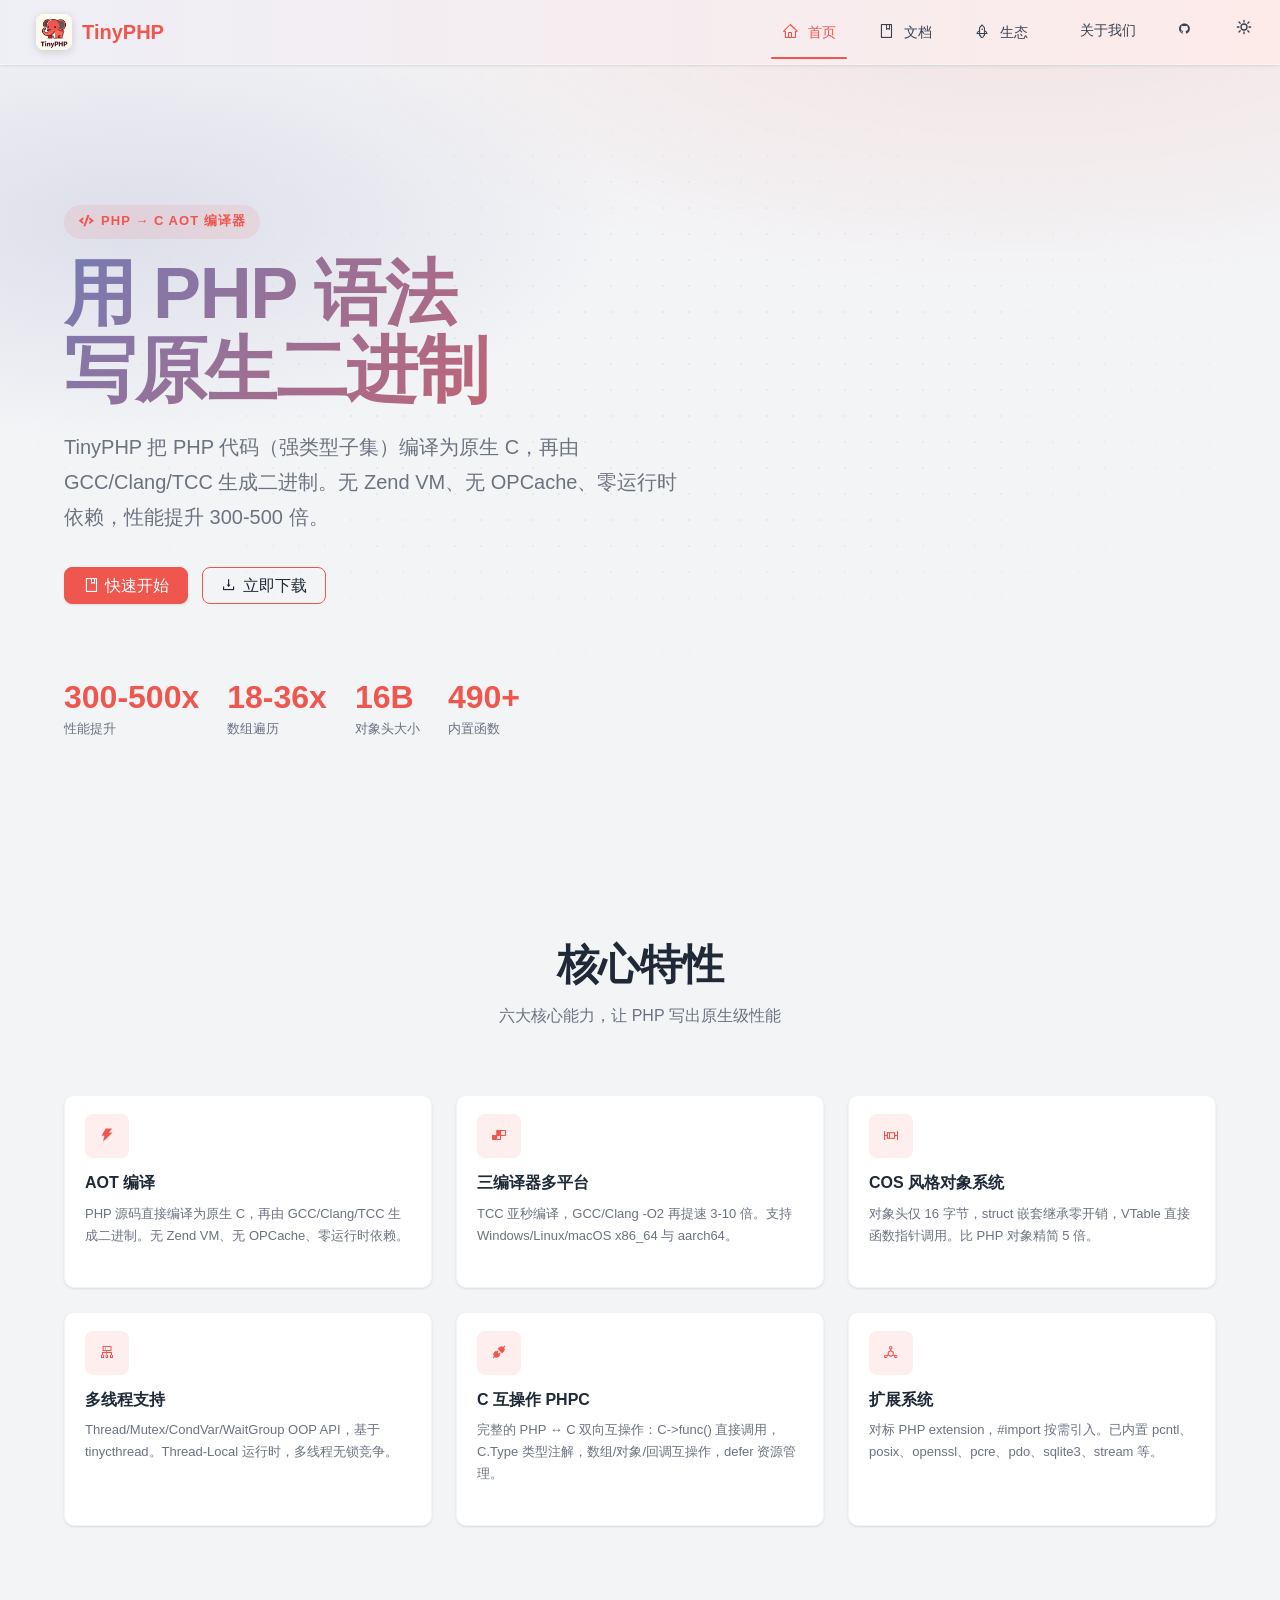
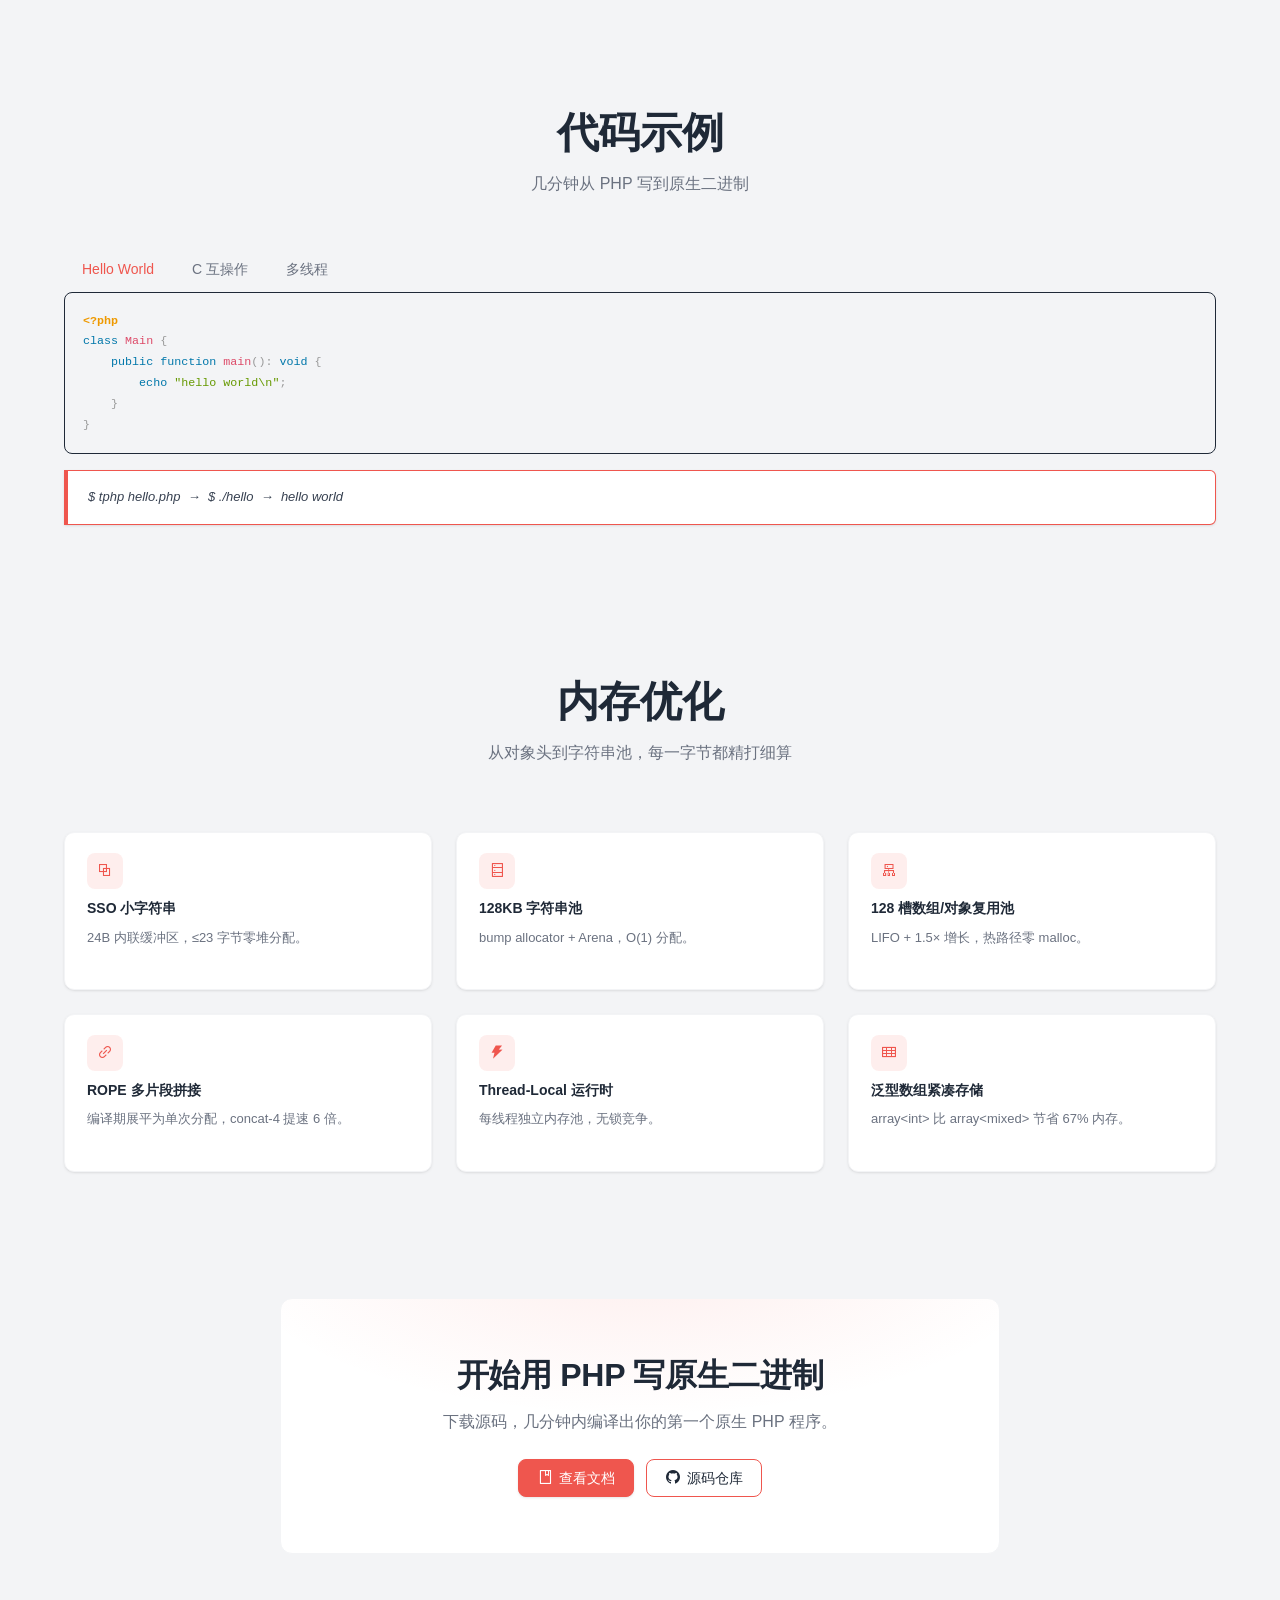
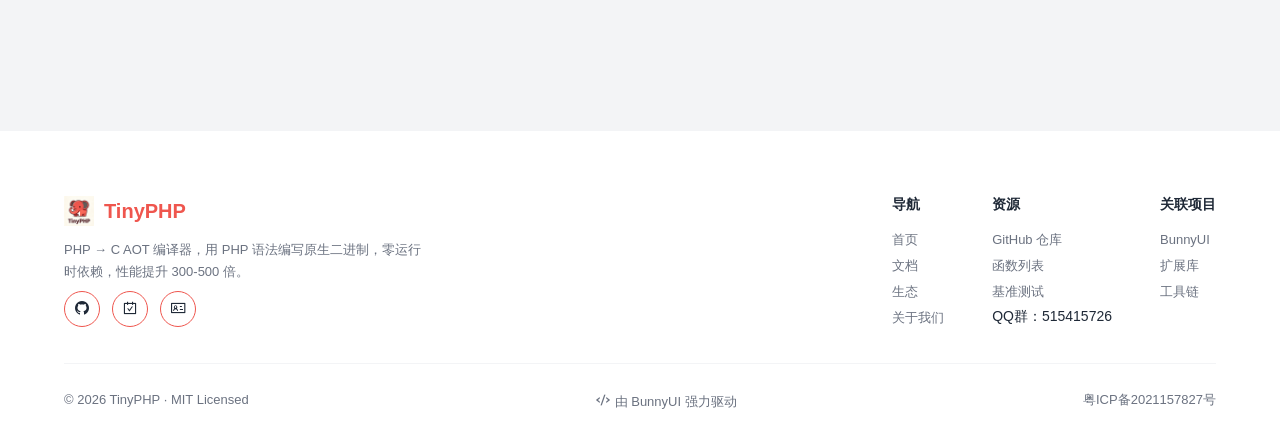
<file: index.html>
<!DOCTYPE html>
<html lang="zh-CN">

<head>
    <meta charset="UTF-8">
    <meta name="viewport" content="width=device-width, initial-scale=1.0">
    <title>TinyPHP · PHP → C AOT 编译器</title>
    <meta name="keywords" content="TinyPHP, AOT, PHP, C, 编译器, PHPC, COS, 多线程">
    <meta name="description" content="TinyPHP 是一个 PHP → C AOT 编译器，用 PHP 语法编写原生二进制，零运行时依赖，性能提升 300-500 倍。">
    <meta name="geo.region" content="CN-GD" />
    <meta name="geo.placename" content="Guangdong" />
    <link rel="canonical" href="https://tinyphp.top/" />
    <meta name="robots" content="index, follow" />
    <meta name="author" content="TinyPHP Team" />
    <meta name="copyright" content="TinyPHP" />
    <meta name="revisit-after" content="3 days" />
    <meta property="og:type" content="website" />
    <meta property="og:title" content="TinyPHP · PHP → C AOT 编译器" />
    <meta property="og:description" content="TinyPHP 是一个 PHP → C AOT 编译器，用 PHP 语法编写原生二进制，零运行时依赖，性能提升 300-500 倍。" />
    <meta property="og:url" content="https://tinyphp.top/" />
    <meta property="og:site_name" content="TinyPHP" />
    <meta property="og:locale" content="zh_CN" />
    <meta property="og:image" content="https://tinyphp.top/assets/img/TinyPHP.png" />
    <meta name="twitter:card" content="summary_large_image" />
    <meta name="twitter:title" content="TinyPHP · PHP → C AOT 编译器" />
    <meta name="twitter:description" content="TinyPHP 是一个 PHP → C AOT 编译器，用 PHP 语法编写原生二进制，零运行时依赖，性能提升 300-500 倍。" />
    <meta name="twitter:image" content="https://tinyphp.top/assets/img/TinyPHP.png" />
    <meta name="baidu-site-verification" content="codeva-VlmaPp9zSC" />
    <!-- hash 路由：地址栏使用 入口页#/目标路径，刷新不丢失状态 -->
    <meta name="bny-spa-mode" content="hash">
    <link rel="icon" href="assets/img/TinyPHP.ico" type="image/x-icon">
    <link rel="apple-touch-icon" href="assets/img/TinyPHP.png">
    <!-- 防 FOUC：尽早确定主题，避免暗黑模式闪白 -->
    <script>
        (function () {
            var t;
            try { t = localStorage.getItem('tphp-theme'); } catch (e) { }
            // auto 或无值 → 跟随系统；light/dark → 固定
            if (t === 'light' || t === 'dark') {
                // 用显式选择
            } else {
                t = (window.matchMedia && window.matchMedia('(prefers-color-scheme: dark)').matches) ? 'dark' : 'light';
            }
            if (t === 'dark') document.documentElement.classList.add('dark');
        })();
    </script>
    <!-- prismjs.js（全局常驻，不标 bny-spa） -->
    <link rel="stylesheet" href="assets/prismjs/prism.css">
    <script src="assets/prismjs/prism.js"></script>
    <!-- bunny-ui 核心 -->
    <link rel="stylesheet" href="assets/bunny/bunny.css">
    <link rel="stylesheet" href="assets/css/theme.css?v=5">
    <script src="assets/bunny/bunny.js?v=2"></script>
    <!-- bny-spa 扩展 -->
    <link rel="stylesheet" href="assets/ext/spa.css">
    <script src="assets/ext/spa.js?v=6"></script>
    <!-- 全局共享样式 -->
    <link rel="stylesheet" href="assets/css/site.css?v=6">
    <link rel="stylesheet" href="assets/css/docs.css?v=11">
    <!-- 首页特有样式（导航离开时自动卸载） -->
    <link bny-spa rel="stylesheet" href="assets/css/home.css?v=5">
</head>

<body hx-ext="bny-spa">

    <!-- ==================== 共享 Shell 勿散改 ==================== -->
    <header class="site-header">
        <div hx-ext="bny-nav" color="white">
            <div class="head">
                <a class="logo-box" href="index.html">
                    <span class="logo"><img src="assets/img/TinyPHP.png" alt="TinyPHP"></span>
                    <span>TinyPHP</span>
                </a>
            </div>
            <ul class="menu">
                <li><a class="trigger" href="index.html"><i class="bny-icon icon-home"></i><span>首页</span></a></li>
                <li><a class="trigger" href="docs.html"><i class="bny-icon icon-book"></i><span>文档</span></a></li>
                <li><a class="trigger" href="ecosystem.html"><i class="bny-icon icon-rocket"></i><span>生态</span></a>
                </li>
                <li><a class="trigger" href="about.html"><i class="bny-icon icon-info"></i><span>关于我们</span></a></li>
                <li><a class="trigger" href="https://github.com/KingBes/TinyPHP" target="_blank"
                        rel="noopener noreferrer" bny-spa-skip title="GitHub"><i
                            class="bny-icon icon-github-fill"></i></a></li>
                <li><a class="trigger" href="javascript:void(0)" id="mode-btn" bny-spa-skip title="主题模式 — 点击切换">
                        <span class="mode-icons">
                            <svg class="icon-sun" viewBox="0 0 24 24" fill="none" stroke="currentColor" stroke-width="2"
                                stroke-linecap="round" stroke-linejoin="round">
                                <circle cx="12" cy="12" r="4.5" />
                                <path
                                    d="M12 2v2.5M12 19.5V22M2 12h2.5M19.5 12H22M4.5 4.5l1.8 1.8M17.7 17.7l1.8 1.8M19.5 4.5l-1.8 1.8M6.3 17.7l-1.8 1.8" />
                            </svg>
                            <svg class="icon-moon" viewBox="0 0 24 24" fill="none" stroke="currentColor"
                                stroke-width="2" stroke-linecap="round" stroke-linejoin="round">
                                <path d="M20 14.5A8 8 0 1 1 9.5 4a6.5 6.5 0 0 0 10.5 10.5z" />
                            </svg>
                        </span>
                    </a></li>
            </ul>
        </div>
    </header>

    <main bny-view>
        <!-- ==================== 首页内容 ==================== -->

        <!-- Hero -->
        <section class="hero">
            <div class="site-container">
                <div class="hero-inner">
                    <span class="eyebrow"><i class="bny-icon icon-code"></i> PHP → C AOT 编译器</span>
                    <h1 class="hero-title">用 PHP 语法<br>写原生二进制</h1>
                    <p class="hero-subtitle">
                        TinyPHP 把 PHP 代码（强类型子集）编译为原生 C，再由 GCC/Clang/TCC 生成二进制。无 Zend VM、无 OPCache、零运行时依赖，性能提升 300-500 倍。
                    </p>
                    <div class="hero-actions">
                        <a class="bny-btn" href="docs.html"><i class="bny-icon icon-book"></i> 快速开始</a>
                        <a class="bny-btn" model="border" href="https://github.com/tphp-lang/TinyPHP/releases"
                            target="_blank" rel="noopener noreferrer" bny-spa-skip><i
                                class="bny-icon icon-download"></i> 立即下载</a>
                    </div>
                    <div class="hero-meta">
                        <div class="meta-item"><span class="meta-num">300-500x</span><span
                                class="meta-label">性能提升</span></div>
                        <div class="meta-item"><span class="meta-num">18-36x</span><span class="meta-label">数组遍历</span>
                        </div>
                        <div class="meta-item"><span class="meta-num">16B</span><span class="meta-label">对象头大小</span>
                        </div>
                        <div class="meta-item"><span class="meta-num">490+</span><span class="meta-label">内置函数</span>
                        </div>
                    </div>
                </div>
            </div>
        </section>

        <!-- 核心特性 -->
        <section class="section">
            <div class="site-container">
                <div class="section-head">
                    <h2 class="section-title">核心特性</h2>
                    <p class="section-subtitle">六大核心能力，让 PHP 写出原生级性能</p>
                </div>
                <div class="grid-3">
                    <div class="bny-card feature-card" model="transition">
                        <div class="body">
                            <div class="feature-icon"><i class="bny-icon icon-thunderbolt-fill"></i></div>
                            <h3 class="feature-title">AOT 编译</h3>
                            <p class="feature-desc">PHP 源码直接编译为原生 C，再由 GCC/Clang/TCC 生成二进制。无 Zend VM、无 OPCache、零运行时依赖。
                            </p>
                        </div>
                    </div>
                    <div class="bny-card feature-card" model="transition">
                        <div class="body">
                            <div class="feature-icon"><i class="bny-icon icon-build-fill"></i></div>
                            <h3 class="feature-title">三编译器多平台</h3>
                            <p class="feature-desc">TCC 亚秒编译，GCC/Clang -O2 再提速 3-10 倍。支持 Windows/Linux/macOS x86_64 与
                                aarch64。</p>
                        </div>
                    </div>
                    <div class="bny-card feature-card" model="transition">
                        <div class="body">
                            <div class="feature-icon"><i class="bny-icon icon-boxplot"></i></div>
                            <h3 class="feature-title">COS 风格对象系统</h3>
                            <p class="feature-desc">对象头仅 16 字节，struct 嵌套继承零开销，VTable 直接函数指针调用。比 PHP 对象精简 5 倍。</p>
                        </div>
                    </div>
                    <div class="bny-card feature-card" model="transition">
                        <div class="body">
                            <div class="feature-icon"><i class="bny-icon icon-cluster"></i></div>
                            <h3 class="feature-title">多线程支持</h3>
                            <p class="feature-desc">Thread/Mutex/CondVar/WaitGroup OOP API，基于 tinycthread。Thread-Local
                                运行时，多线程无锁竞争。</p>
                        </div>
                    </div>
                    <div class="bny-card feature-card" model="transition">
                        <div class="body">
                            <div class="feature-icon"><i class="bny-icon icon-api-fill"></i></div>
                            <h3 class="feature-title">C 互操作 PHPC</h3>
                            <p class="feature-desc">完整的 PHP ↔ C 双向互操作：C-&gt;func() 直接调用，C.Type 类型注解，数组/对象/回调互操作，defer
                                资源管理。</p>
                        </div>
                    </div>
                    <div class="bny-card feature-card" model="transition">
                        <div class="body">
                            <div class="feature-icon"><i class="bny-icon icon-deploymentunit"></i></div>
                            <h3 class="feature-title">扩展系统</h3>
                            <p class="feature-desc">对标 PHP extension，#import 按需引入。已内置
                                pcntl、posix、openssl、pcre、pdo、sqlite3、stream 等。</p>
                        </div>
                    </div>
                </div>
            </div>
        </section>

        <!-- 代码示例 -->
        <section class="section">
            <div class="site-container">
                <div class="section-head">
                    <h2 class="section-title">代码示例</h2>
                    <p class="section-subtitle">几分钟从 PHP 写到原生二进制</p>
                </div>
                <div class="code-tabs">
                    <div hx-ext="bny-tab" index="0">
                        <ul class="head">
                            <li>Hello World</li>
                            <li>C 互操作</li>
                            <li>多线程</li>
                        </ul>
                        <div class="body">
                            <div>
                                <pre hx-ext="bny-code" mode="prismjs" lang="php">&lt;?php 
class Main {
    public function main(): void {
        echo "hello world\n";
    }
}</pre>
                                <blockquote class="bny-blockquote">$ tphp hello.php&nbsp;&nbsp;→&nbsp;&nbsp;$
                                    ./hello&nbsp;&nbsp;→&nbsp;&nbsp;hello world</blockquote>
                            </div>
                            <div>
                                <pre hx-ext="bny-code" mode="prismjs" lang="php">#include "my_func.h"

function add(int $a, int $b): C.int {
    return C-&gt;my_add(c_int($a), c_int($b));
}

class Main {
    public function main(): void {
        int $r = C-&gt;my_add(c_int(10), c_int(20));
        var_dump($r);  // int(30)
    }
}</pre>
                            </div>
                            <div>
                                <pre hx-ext="bny-code" mode="prismjs" lang="php">&lt;?php
class Main {
    public function main(): void {
        $t = new Thread(function(): int {
            echo "hello from thread\n";
            return 42;
        });
        $t-&gt;start();
        echo "ret=" . $t-&gt;join() . "\n";  // ret=42
    }
}</pre>
                            </div>
                        </div>
                    </div>
                </div>
            </div>
        </section>

        <!-- 内存优化 -->
        <section class="section section--tight">
            <div class="site-container">
                <div class="section-head">
                    <h2 class="section-title">内存优化</h2>
                    <p class="section-subtitle">从对象头到字符串池，每一字节都精打细算</p>
                </div>
                <div class="grid-3">
                    <div class="bny-card feature-card memory-card" model="transition">
                        <div class="body">
                            <div class="feature-icon"><i class="bny-icon icon-block"></i></div>
                            <h3 class="feature-title">SSO 小字符串</h3>
                            <p class="feature-desc">24B 内联缓冲区，≤23 字节零堆分配。</p>
                        </div>
                    </div>
                    <div class="bny-card feature-card memory-card" model="transition">
                        <div class="body">
                            <div class="feature-icon"><i class="bny-icon icon-database"></i></div>
                            <h3 class="feature-title">128KB 字符串池</h3>
                            <p class="feature-desc">bump allocator + Arena，O(1) 分配。</p>
                        </div>
                    </div>
                    <div class="bny-card feature-card memory-card" model="transition">
                        <div class="body">
                            <div class="feature-icon"><i class="bny-icon icon-cluster"></i></div>
                            <h3 class="feature-title">128 槽数组/对象复用池</h3>
                            <p class="feature-desc">LIFO + 1.5× 增长，热路径零 malloc。</p>
                        </div>
                    </div>
                    <div class="bny-card feature-card memory-card" model="transition">
                        <div class="body">
                            <div class="feature-icon"><i class="bny-icon icon-link"></i></div>
                            <h3 class="feature-title">ROPE 多片段拼接</h3>
                            <p class="feature-desc">编译期展平为单次分配，concat-4 提速 6 倍。</p>
                        </div>
                    </div>
                    <div class="bny-card feature-card memory-card" model="transition">
                        <div class="body">
                            <div class="feature-icon"><i class="bny-icon icon-thunderbolt-fill"></i></div>
                            <h3 class="feature-title">Thread-Local 运行时</h3>
                            <p class="feature-desc">每线程独立内存池，无锁竞争。</p>
                        </div>
                    </div>
                    <div class="bny-card feature-card memory-card" model="transition">
                        <div class="body">
                            <div class="feature-icon"><i class="bny-icon icon-table"></i></div>
                            <h3 class="feature-title">泛型数组紧凑存储</h3>
                            <p class="feature-desc">array&lt;int&gt; 比 array&lt;mixed&gt; 节省 67% 内存。</p>
                        </div>
                    </div>
                </div>
            </div>
        </section>

        <!-- CTA -->
        <section class="cta-section">
            <div class="site-container">
                <div class="cta-card">
                    <h2 class="cta-title">开始用 PHP 写原生二进制</h2>
                    <p class="cta-desc">下载源码，几分钟内编译出你的第一个原生 PHP 程序。</p>
                    <div class="cta-actions">
                        <a class="bny-btn" href="docs.html"><i class="bny-icon icon-book"></i> 查看文档</a>
                        <a class="bny-btn" model="border" href="https://github.com/KingBes/TinyPHP" target="_blank"
                            rel="noopener noreferrer" bny-spa-skip><i class="bny-icon icon-github-fill"></i> 源码仓库</a>
                    </div>
                </div>
            </div>
        </section>

    </main>

    <!-- ==================== 共享页脚（htmx 注入，唯一数据源 public/footer.html） ==================== -->
    <footer class="site-footer" hx-get="public/footer.html" hx-trigger="load"></footer>

    <script src="assets/js/site.js?v=14"></script>
</body>

</html>
</file>
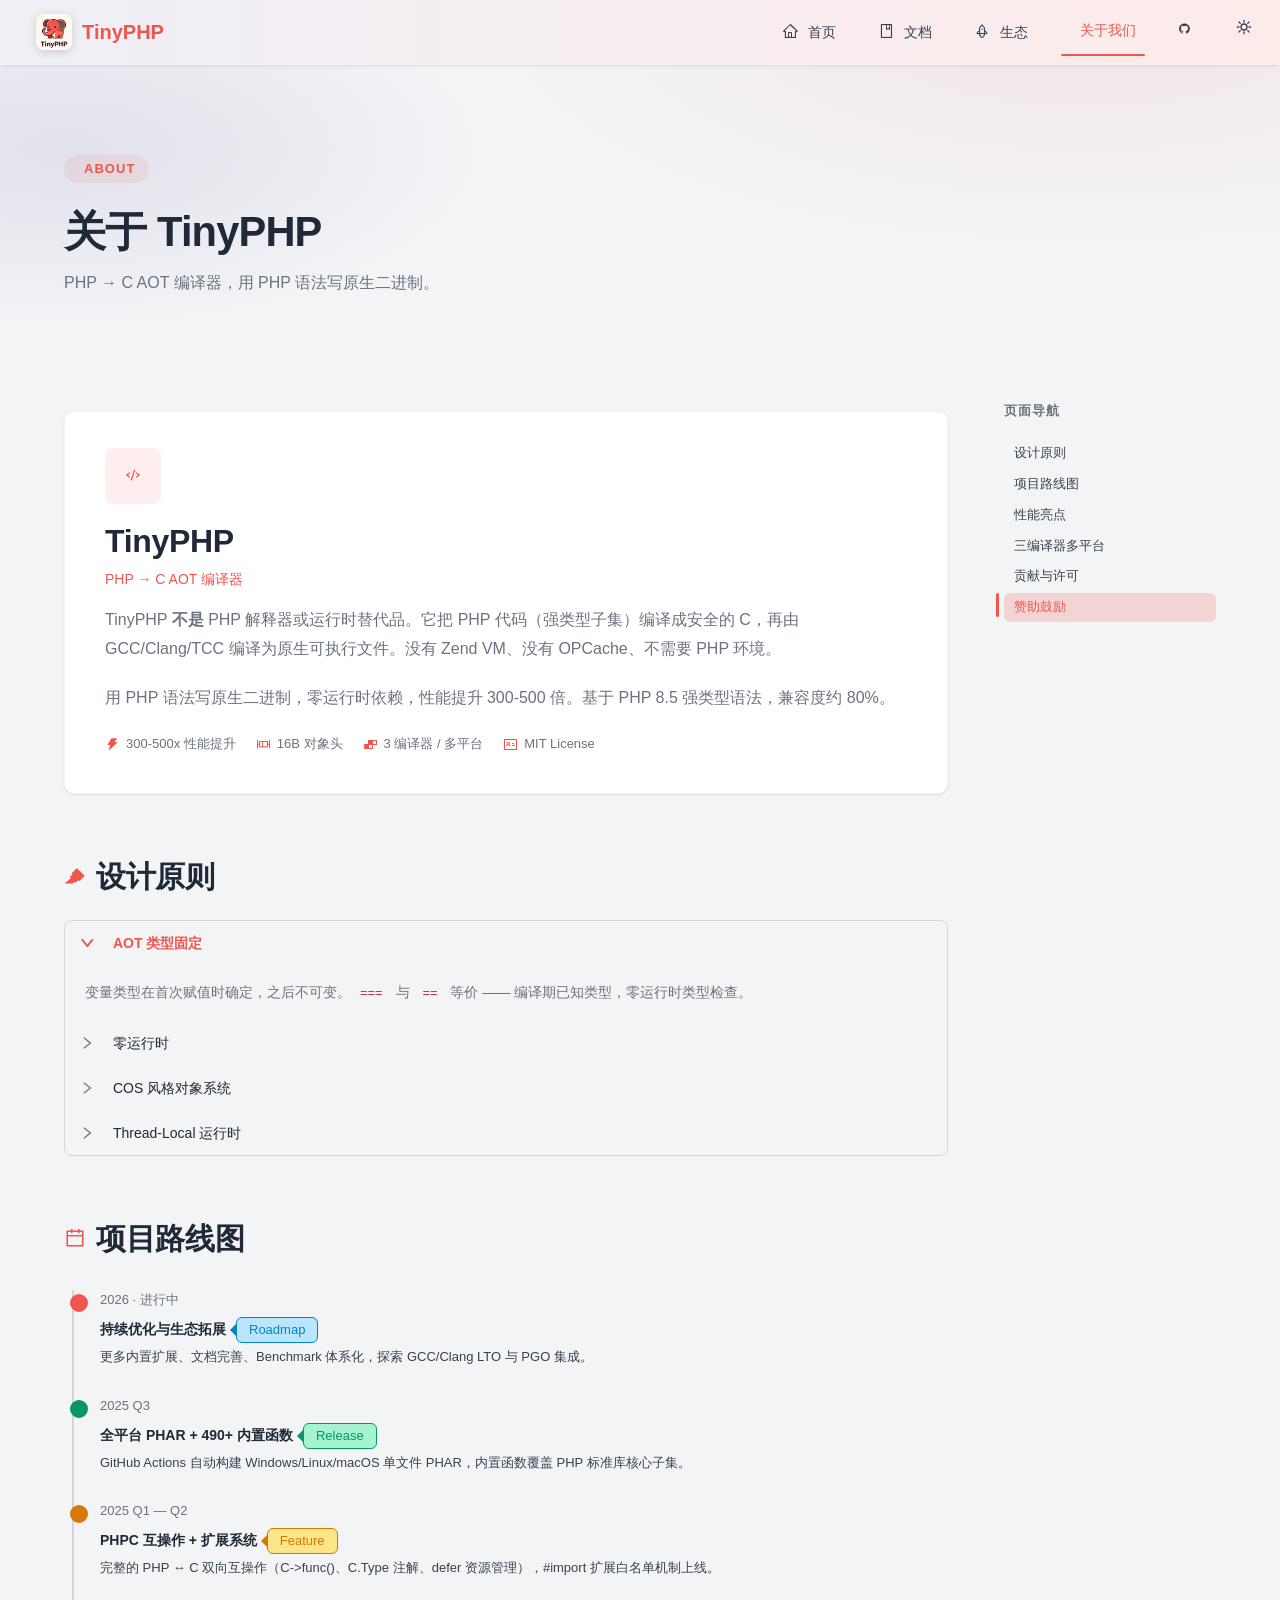
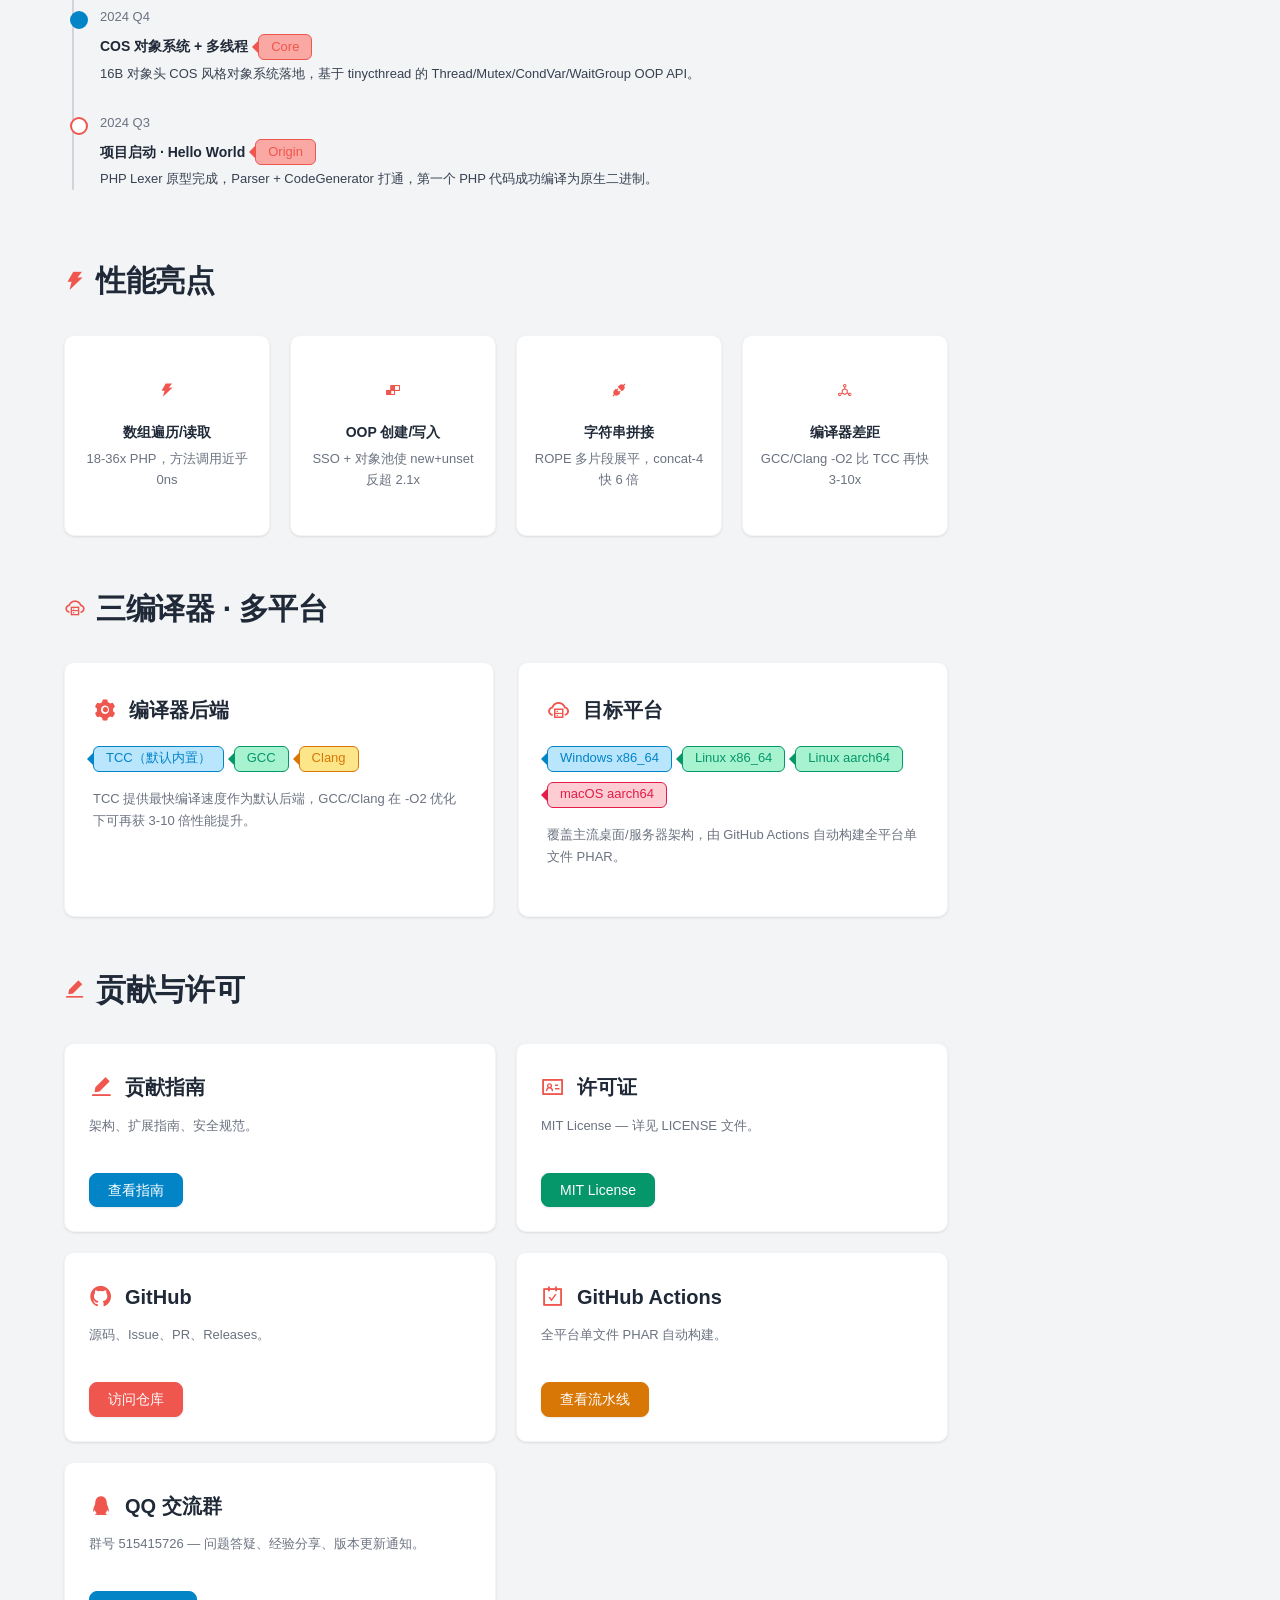
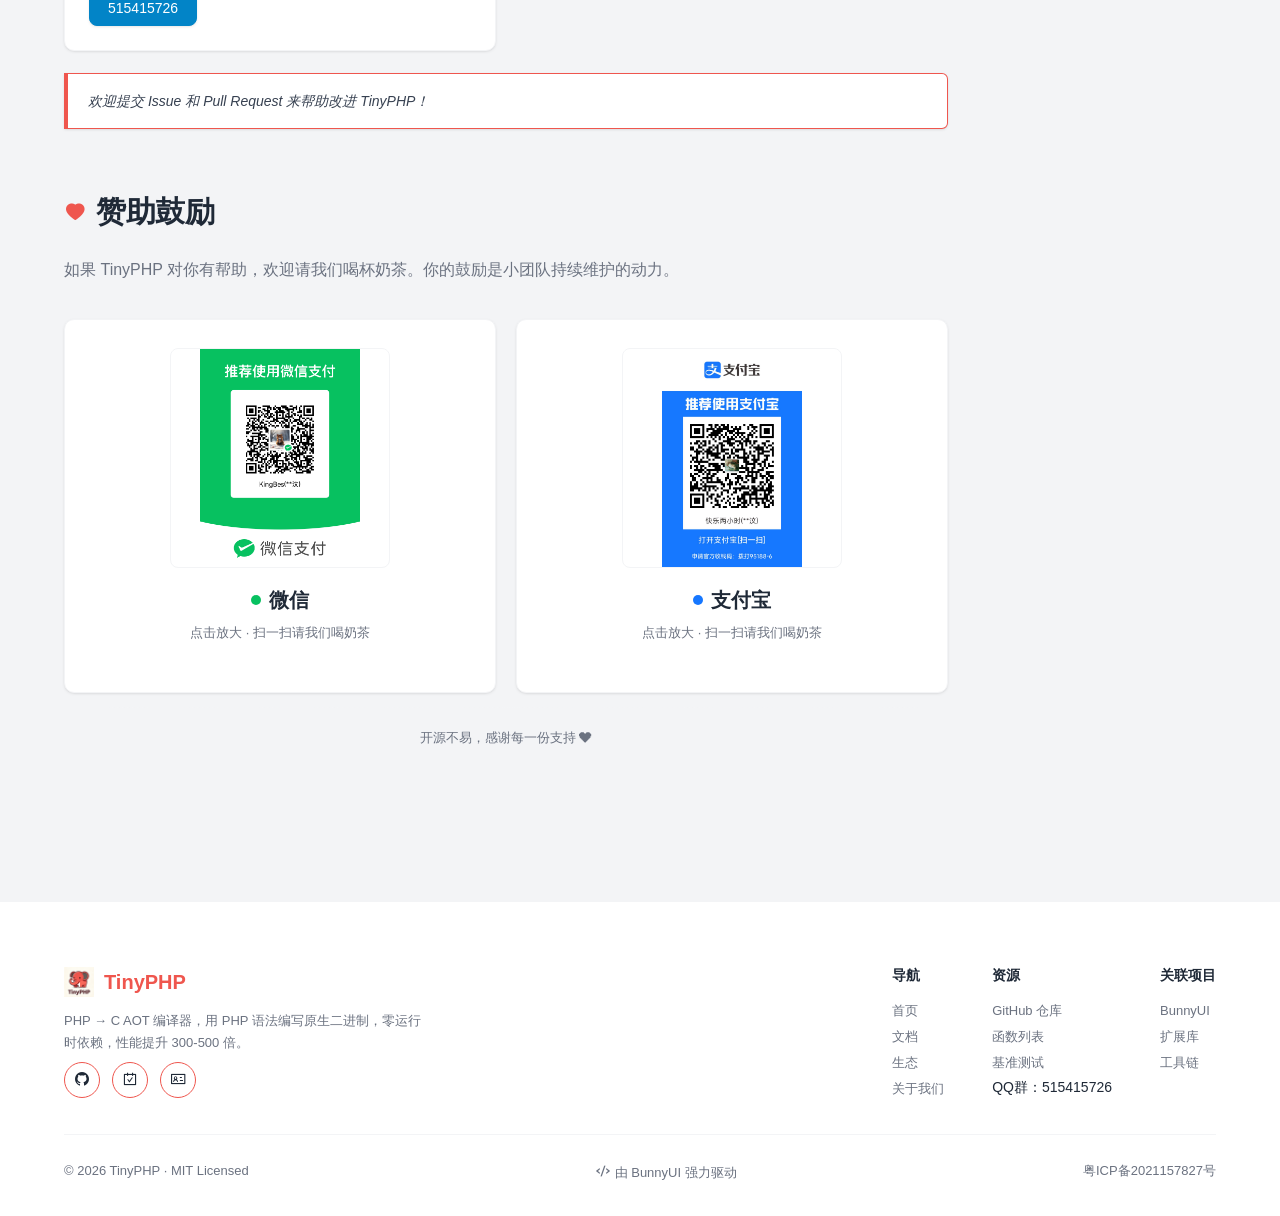
<file: about.html>
<!DOCTYPE html>
<html lang="zh-CN">

<head>
    <meta charset="UTF-8">
    <meta name="viewport" content="width=device-width, initial-scale=1.0">
    <title>关于我们 · TinyPHP</title>
    <meta name="keywords" content="TinyPHP 关于,设计原则,性能,编译器,平台,贡献,许可">
    <meta name="description" content="了解 TinyPHP 的项目定位、设计原则、性能亮点、编译器与平台支持，以及贡献与许可信息。">
    <meta name="geo.region" content="CN-GD" />
    <meta name="geo.placename" content="Guangdong" />
    <link rel="canonical" href="https://tinyphp.top/about.html" />
    <meta name="robots" content="index, follow" />
    <meta name="author" content="TinyPHP Team" />
    <meta name="copyright" content="TinyPHP" />
    <meta name="revisit-after" content="3 days" />
    <meta property="og:type" content="website" />
    <meta property="og:title" content="关于我们 · TinyPHP" />
    <meta property="og:description" content="了解 TinyPHP 的项目定位、设计原则、性能亮点、编译器与平台支持，以及贡献与许可信息。" />
    <meta property="og:url" content="https://tinyphp.top/about.html" />
    <meta property="og:site_name" content="TinyPHP" />
    <meta property="og:locale" content="zh_CN" />
    <meta property="og:image" content="https://tinyphp.top/assets/img/TinyPHP.png" />
    <meta name="twitter:card" content="summary_large_image" />
    <meta name="twitter:title" content="关于我们 · TinyPHP" />
    <meta name="twitter:description" content="了解 TinyPHP 的项目定位、设计原则、性能亮点、编译器与平台支持，以及贡献与许可信息。" />
    <meta name="twitter:image" content="https://tinyphp.top/assets/img/TinyPHP.png" />
    <!-- hash 路由：地址栏使用 入口页#/目标路径，刷新不丢失状态 -->
    <meta name="baidu-site-verification" content="codeva-VlmaPp9zSC" />
    <meta name="bny-spa-mode" content="hash">
    <link rel="icon" href="assets/img/TinyPHP.ico" type="image/x-icon">
    <link rel="apple-touch-icon" href="assets/img/TinyPHP.png">
    <script>
        (function () {
            var t;
            try { t = localStorage.getItem('tphp-theme'); } catch (e) { }
            // auto 或无值 → 跟随系统；light/dark → 固定
            if (t !== 'light' && t !== 'dark') {
                t = (window.matchMedia && window.matchMedia('(prefers-color-scheme: dark)').matches) ? 'dark' : 'light';
            }
            if (t === 'dark') document.documentElement.classList.add('dark');
        })();
    </script>
    <link rel="stylesheet" href="assets/prismjs/prism.css">
    <script src="assets/prismjs/prism.js"></script>
    <link rel="stylesheet" href="assets/bunny/bunny.css">
    <link rel="stylesheet" href="assets/css/theme.css?v=5">
    <script src="assets/bunny/bunny.js?v=2"></script>
    <link rel="stylesheet" href="assets/ext/spa.css">
    <script src="assets/ext/spa.js?v=6"></script>
    <link rel="stylesheet" href="assets/css/site.css?v=6">
    <link rel="stylesheet" href="assets/css/docs.css?v=11">
    <link bny-spa rel="stylesheet" href="assets/css/about.css?v=5">
</head>

<body hx-ext="bny-spa">

    <!-- ==================== 共享 Shell 勿散改 ==================== -->
    <header class="site-header">
        <div hx-ext="bny-nav" color="white">
            <div class="head">
                <a class="logo-box" href="index.html">
                    <span class="logo"><img src="assets/img/TinyPHP.png" alt="TinyPHP"></span>
                    <span>TinyPHP</span>
                </a>
            </div>
            <ul class="menu">
                <li><a class="trigger" href="index.html"><i class="bny-icon icon-home"></i><span>首页</span></a></li>
                <li><a class="trigger" href="docs.html"><i class="bny-icon icon-book"></i><span>文档</span></a></li>
                <li><a class="trigger" href="ecosystem.html"><i class="bny-icon icon-rocket"></i><span>生态</span></a>
                </li>
                <li><a class="trigger" href="about.html"><i class="bny-icon icon-info"></i><span>关于我们</span></a></li>
                <li><a class="trigger" href="https://github.com/KingBes/TinyPHP" target="_blank"
                        rel="noopener noreferrer" bny-spa-skip title="GitHub"><i
                            class="bny-icon icon-github-fill"></i></a></li>
                <li><a class="trigger" href="javascript:void(0)" id="mode-btn" bny-spa-skip title="主题模式 — 点击切换">
                        <span class="mode-icons">
                            <svg class="icon-sun" viewBox="0 0 24 24" fill="none" stroke="currentColor" stroke-width="2"
                                stroke-linecap="round" stroke-linejoin="round">
                                <circle cx="12" cy="12" r="4.5" />
                                <path
                                    d="M12 2v2.5M12 19.5V22M2 12h2.5M19.5 12H22M4.5 4.5l1.8 1.8M17.7 17.7l1.8 1.8M19.5 4.5l-1.8 1.8M6.3 17.7l-1.8 1.8" />
                            </svg>
                            <svg class="icon-moon" viewBox="0 0 24 24" fill="none" stroke="currentColor"
                                stroke-width="2" stroke-linecap="round" stroke-linejoin="round">
                                <path d="M20 14.5A8 8 0 1 1 9.5 4a6.5 6.5 0 0 0 10.5 10.5z" />
                            </svg>
                        </span>
                    </a></li>
            </ul>
        </div>
    </header>

    <main bny-view>
        <!-- ==================== 关于页内容 ==================== -->

        <!-- 页头 -->
        <section class="page-hero">
            <div class="site-container">
                <span class="eyebrow"><i class="bny-icon icon-info"></i> About</span>
                <h1 class="section-title">关于 TinyPHP</h1>
                <p class="section-subtitle">PHP → C AOT 编译器，用 PHP 语法写原生二进制。</p>
            </div>
        </section>

        <!-- 主体双栏 -->
        <section class="section section--tight">
            <div class="site-container">
                <div class="about-layout">
                    <!-- ========== 左侧主内容 ========== -->
                    <div class="about-main">

                        <!-- 项目定位卡 -->
                        <div class="bny-card intro-card">
                            <div class="intro-body">
                                <div class="intro-icon"><i class="bny-icon icon-code"></i></div>
                                <h2 class="intro-title">TinyPHP</h2>
                                <p class="intro-role">PHP → C AOT 编译器</p>
                                <p class="intro-desc">
                                    TinyPHP <strong>不是</strong> PHP 解释器或运行时替代品。它把 PHP 代码（强类型子集）编译成安全的 C，再由 GCC/Clang/TCC
                                    编译为原生可执行文件。没有 Zend VM、没有 OPCache、不需要 PHP 环境。
                                </p>
                                <p class="intro-desc">
                                    用 PHP 语法写原生二进制，零运行时依赖，性能提升 300-500 倍。基于 PHP 8.5 强类型语法，兼容度约 80%。
                                </p>
                                <div class="intro-meta">
                                    <span class="meta-line"><i class="bny-icon icon-thunderbolt-fill"></i> 300-500x
                                        性能提升</span>
                                    <span class="meta-line"><i class="bny-icon icon-boxplot"></i> 16B 对象头</span>
                                    <span class="meta-line"><i class="bny-icon icon-build-fill"></i> 3 编译器 / 多平台</span>
                                    <span class="meta-line"><i class="bny-icon icon-idcard"></i> MIT License</span>
                                </div>
                            </div>
                        </div>

                        <!-- 设计原则 -->
                        <div class="about-section" id="principles">
                            <div class="about-section-head">
                                <i class="bny-icon icon-highlight-fill"></i>
                                <h2>设计原则</h2>
                            </div>
                            <div hx-ext="bny-collapse" class="about-collapse">
                                <div class="item show">
                                    <div class="title">AOT 类型固定</div>
                                    <div class="content">
                                        <p>变量类型在首次赋值时确定，之后不可变。<code>===</code> 与 <code>==</code> 等价 —— 编译期已知类型，零运行时类型检查。
                                        </p>
                                    </div>
                                </div>
                                <div class="item">
                                    <div class="title">零运行时</div>
                                    <div class="content">
                                        <p>无 Zend VM、无 OPCache、无解释器。生成纯 C 代码，由系统编译器产出独立二进制，目标机器无需任何 PHP 运行时。</p>
                                    </div>
                                </div>
                                <div class="item">
                                    <div class="title">COS 风格对象系统</div>
                                    <div class="content">
                                        <p>对象头仅 16 字节（比 PHP ~80B 精简 5 倍），struct 嵌套继承零开销，VTable 直接函数指针调用，作用域结束自动
                                            <code>__destruct</code>。
                                        </p>
                                    </div>
                                </div>
                                <div class="item">
                                    <div class="title">Thread-Local 运行时</div>
                                    <div class="content">
                                        <p>每线程独立 str_pool/arr_pool/obj_pool，无锁竞争。基于 tinycthread 跨平台线程库，提供 OOP 风格
                                            Thread/Mutex/CondVar/WaitGroup API。</p>
                                    </div>
                                </div>
                            </div>
                        </div>

                        <!-- 项目路线图 -->
                        <div class="about-section" id="roadmap">
                            <div class="about-section-head">
                                <i class="bny-icon icon-calendar"></i>
                                <h2>项目路线图</h2>
                            </div>
                            <div class="bny-timeline about-timeline">
                                <div class="bny-timeline-item is-primary">
                                    <div class="bny-timeline-node"></div>
                                    <div class="bny-timestamp">2026 · 进行中</div>
                                    <div class="bny-timeline-title">
                                        持续优化与生态拓展
                                        <span class="bny-tag" color="blue">Roadmap</span>
                                    </div>
                                    <div class="bny-timeline-content">
                                        更多内置扩展、文档完善、Benchmark 体系化，探索 GCC/Clang LTO 与 PGO 集成。
                                    </div>
                                </div>
                                <div class="bny-timeline-item is-success">
                                    <div class="bny-timeline-node"></div>
                                    <div class="bny-timestamp">2025 Q3</div>
                                    <div class="bny-timeline-title">
                                        全平台 PHAR + 490+ 内置函数
                                        <span class="bny-tag" color="green">Release</span>
                                    </div>
                                    <div class="bny-timeline-content">
                                        GitHub Actions 自动构建 Windows/Linux/macOS 单文件 PHAR，内置函数覆盖 PHP 标准库核心子集。
                                    </div>
                                </div>
                                <div class="bny-timeline-item is-warning">
                                    <div class="bny-timeline-node"></div>
                                    <div class="bny-timestamp">2025 Q1 — Q2</div>
                                    <div class="bny-timeline-title">
                                        PHPC 互操作 + 扩展系统
                                        <span class="bny-tag" color="yellow">Feature</span>
                                    </div>
                                    <div class="bny-timeline-content">
                                        完整的 PHP ↔ C 双向互操作（C-&gt;func()、C.Type 注解、defer 资源管理），#import 扩展白名单机制上线。
                                    </div>
                                </div>
                                <div class="bny-timeline-item is-info">
                                    <div class="bny-timeline-node"></div>
                                    <div class="bny-timestamp">2024 Q4</div>
                                    <div class="bny-timeline-title">
                                        COS 对象系统 + 多线程
                                        <span class="bny-tag">Core</span>
                                    </div>
                                    <div class="bny-timeline-content">
                                        16B 对象头 COS 风格对象系统落地，基于 tinycthread 的 Thread/Mutex/CondVar/WaitGroup OOP API。
                                    </div>
                                </div>
                                <div class="bny-timeline-item">
                                    <div class="bny-timeline-node"></div>
                                    <div class="bny-timestamp">2024 Q3</div>
                                    <div class="bny-timeline-title">
                                        项目启动 · Hello World
                                        <span class="bny-tag">Origin</span>
                                    </div>
                                    <div class="bny-timeline-content">
                                        PHP Lexer 原型完成，Parser + CodeGenerator 打通，第一个 PHP 代码成功编译为原生二进制。
                                    </div>
                                </div>
                            </div>
                        </div>

                        <!-- 性能亮点 -->
                        <div class="about-section" id="performance">
                            <div class="about-section-head">
                                <i class="bny-icon icon-thunderbolt-fill"></i>
                                <h2>性能亮点</h2>
                            </div>
                            <div class="perf-grid">
                                <div class="bny-card perf-card" model="transition">
                                    <div class="body">
                                        <div class="perf-icon"><i class="bny-icon icon-thunderbolt-fill"></i></div>
                                        <h3 class="perf-title">数组遍历/读取</h3>
                                        <p class="perf-desc">18-36x PHP，方法调用近乎 0ns</p>
                                    </div>
                                </div>
                                <div class="bny-card perf-card" model="transition">
                                    <div class="body">
                                        <div class="perf-icon"><i class="bny-icon icon-build-fill"></i></div>
                                        <h3 class="perf-title">OOP 创建/写入</h3>
                                        <p class="perf-desc">SSO + 对象池使 new+unset 反超 2.1x</p>
                                    </div>
                                </div>
                                <div class="bny-card perf-card" model="transition">
                                    <div class="body">
                                        <div class="perf-icon"><i class="bny-icon icon-api-fill"></i></div>
                                        <h3 class="perf-title">字符串拼接</h3>
                                        <p class="perf-desc">ROPE 多片段展平，concat-4 快 6 倍</p>
                                    </div>
                                </div>
                                <div class="bny-card perf-card" model="transition">
                                    <div class="body">
                                        <div class="perf-icon"><i class="bny-icon icon-deploymentunit"></i></div>
                                        <h3 class="perf-title">编译器差距</h3>
                                        <p class="perf-desc">GCC/Clang -O2 比 TCC 再快 3-10x</p>
                                    </div>
                                </div>
                            </div>
                        </div>

                        <!-- 三编译器四平台 -->
                        <div class="about-section" id="platforms">
                            <div class="about-section-head">
                                <i class="bny-icon icon-cloud-server"></i>
                                <h2>三编译器 · 多平台</h2>
                            </div>
                            <div class="platform-grid">
                                <div class="bny-card platform-card" model="transition">
                                    <div class="body">
                                        <div class="platform-head">
                                            <i class="bny-icon icon-setting-fill"></i>
                                            <h3>编译器后端</h3>
                                        </div>
                                        <div class="platform-tags">
                                            <span class="bny-tag" color="blue">TCC（默认内置）</span>
                                            <span class="bny-tag" color="green">GCC</span>
                                            <span class="bny-tag" color="yellow">Clang</span>
                                        </div>
                                        <p class="platform-desc">TCC 提供最快编译速度作为默认后端，GCC/Clang 在 -O2 优化下可再获 3-10 倍性能提升。
                                        </p>
                                    </div>
                                </div>
                                <div class="bny-card platform-card" model="transition">
                                    <div class="body">
                                        <div class="platform-head">
                                            <i class="bny-icon icon-cloud-server"></i>
                                            <h3>目标平台</h3>
                                        </div>
                                        <div class="platform-tags">
                                            <span class="bny-tag" color="blue">Windows x86_64</span>
                                            <span class="bny-tag" color="green">Linux x86_64</span>
                                            <span class="bny-tag" color="green">Linux aarch64</span>
                                            <span class="bny-tag" color="red">macOS aarch64</span>
                                        </div>
                                        <p class="platform-desc">覆盖主流桌面/服务器架构，由 GitHub Actions 自动构建全平台单文件 PHAR。</p>
                                    </div>
                                </div>
                            </div>
                        </div>

                        <!-- 贡献与许可 -->
                        <div class="about-section" id="contribute">
                            <div class="about-section-head">
                                <i class="bny-icon icon-edit-fill"></i>
                                <h2>贡献与许可</h2>
                            </div>
                            <div class="links-matrix">
                                <a class="bny-card link-card" model="transition"
                                    href="https://github.com/KingBes/TinyPHP/blob/main/CONTRIBUTING.md" target="_blank"
                                    rel="noopener noreferrer" bny-spa-skip>
                                    <div class="body">
                                        <div class="link-head">
                                            <i class="bny-icon icon-edit-fill"></i>
                                            <span class="link-title">贡献指南</span>
                                        </div>
                                        <span class="link-desc">架构、扩展指南、安全规范。</span>
                                        <button class="bny-btn" color="blue" type="button">查看指南</button>
                                    </div>
                                </a>
                                <a class="bny-card link-card" model="transition"
                                    href="https://github.com/KingBes/TinyPHP/blob/main/LICENSE" target="_blank"
                                    rel="noopener noreferrer" bny-spa-skip>
                                    <div class="body">
                                        <div class="link-head">
                                            <i class="bny-icon icon-idcard"></i>
                                            <span class="link-title">许可证</span>
                                        </div>
                                        <span class="link-desc">MIT License — 详见 LICENSE 文件。</span>
                                        <button class="bny-btn" color="green" type="button">MIT License</button>
                                    </div>
                                </a>
                                <a class="bny-card link-card" model="transition"
                                    href="https://github.com/KingBes/TinyPHP" target="_blank" rel="noopener noreferrer"
                                    bny-spa-skip>
                                    <div class="body">
                                        <div class="link-head">
                                            <i class="bny-icon icon-github-fill"></i>
                                            <span class="link-title">GitHub</span>
                                        </div>
                                        <span class="link-desc">源码、Issue、PR、Releases。</span>
                                        <button class="bny-btn" type="button">访问仓库</button>
                                    </div>
                                </a>
                                <a class="bny-card link-card" model="transition"
                                    href="https://github.com/KingBes/TinyPHP/actions" target="_blank"
                                    rel="noopener noreferrer" bny-spa-skip>
                                    <div class="body">
                                        <div class="link-head">
                                            <i class="bny-icon icon-carryout"></i>
                                            <span class="link-title">GitHub Actions</span>
                                        </div>
                                        <span class="link-desc">全平台单文件 PHAR 自动构建。</span>
                                        <button class="bny-btn" color="yellow" type="button">查看流水线</button>
                                    </div>
                                </a>
                                <div class="bny-card link-card" model="transition">
                                    <div class="body">
                                        <div class="link-head">
                                            <i class="bny-icon icon-QQ"></i>
                                            <span class="link-title">QQ 交流群</span>
                                        </div>
                                        <span class="link-desc">群号 515415726 — 问题答疑、经验分享、版本更新通知。</span>
                                        <button class="bny-btn" color="blue" type="button">515415726</button>
                                    </div>
                                </div>
                            </div>

                            <blockquote class="bny-blockquote" style="margin-top: 32px;">
                                欢迎提交 Issue 和 Pull Request 来帮助改进 TinyPHP！
                            </blockquote>
                        </div>

                        <!-- 赞助鼓励 -->
                        <div class="about-section" id="sponsor">
                            <div class="about-section-head">
                                <i class="bny-icon icon-heart-fill"></i>
                                <h2>赞助鼓励</h2>
                            </div>
                            <p class="sponsor-intro">如果 TinyPHP 对你有帮助，欢迎请我们喝杯奶茶。你的鼓励是小团队持续维护的动力。</p>
                            <div class="sponsor-grid">
                                <div class="bny-card sponsor-card" model="transition">
                                    <div class="body">
                                        <img class="sponsor-qr" src="assets/img/微信.png" alt="微信赞赏码" loading="lazy" data-preview data-preview-group="sponsor">
                                        <p class="sponsor-label"><span class="sponsor-dot wechat"></span>微信</p>
                                        <p class="sponsor-desc">点击放大 · 扫一扫请我们喝奶茶</p>
                                    </div>
                                </div>
                                <div class="bny-card sponsor-card" model="transition">
                                    <div class="body">
                                        <img class="sponsor-qr" src="assets/img/支付宝.jpg" alt="支付宝收款码" loading="lazy" data-preview data-preview-group="sponsor">
                                        <p class="sponsor-label"><span class="sponsor-dot alipay"></span>支付宝</p>
                                        <p class="sponsor-desc">点击放大 · 扫一扫请我们喝奶茶</p>
                                    </div>
                                </div>
                            </div>
                            <div class="sponsor-foot">开源不易，感谢每一份支持 ❤</div>
                        </div>

                    </div>

                    <!-- ========== 右侧锚点导航 ========== -->
                    <aside class="about-aside">
                        <p class="aside-title">页面导航</p>
                        <div hx-ext="bny-anchor" rail class="anchor-box">
                            <div class="link" anchor="#principles">设计原则</div>
                            <div class="link" anchor="#roadmap">项目路线图</div>
                            <div class="link" anchor="#performance">性能亮点</div>
                            <div class="link" anchor="#platforms">三编译器多平台</div>
                            <div class="link" anchor="#contribute">贡献与许可</div>
                            <div class="link" anchor="#sponsor">赞助鼓励</div>
                        </div>
                    </aside>

                </div>
            </div>
        </section>

    </main>

    <!-- ==================== 共享页脚（htmx 注入，唯一数据源 public/footer.html） ==================== -->
    <footer class="site-footer" hx-get="public/footer.html" hx-trigger="load"></footer>

    <script src="assets/js/site.js?v=14"></script>
</body>

</html>
</file>
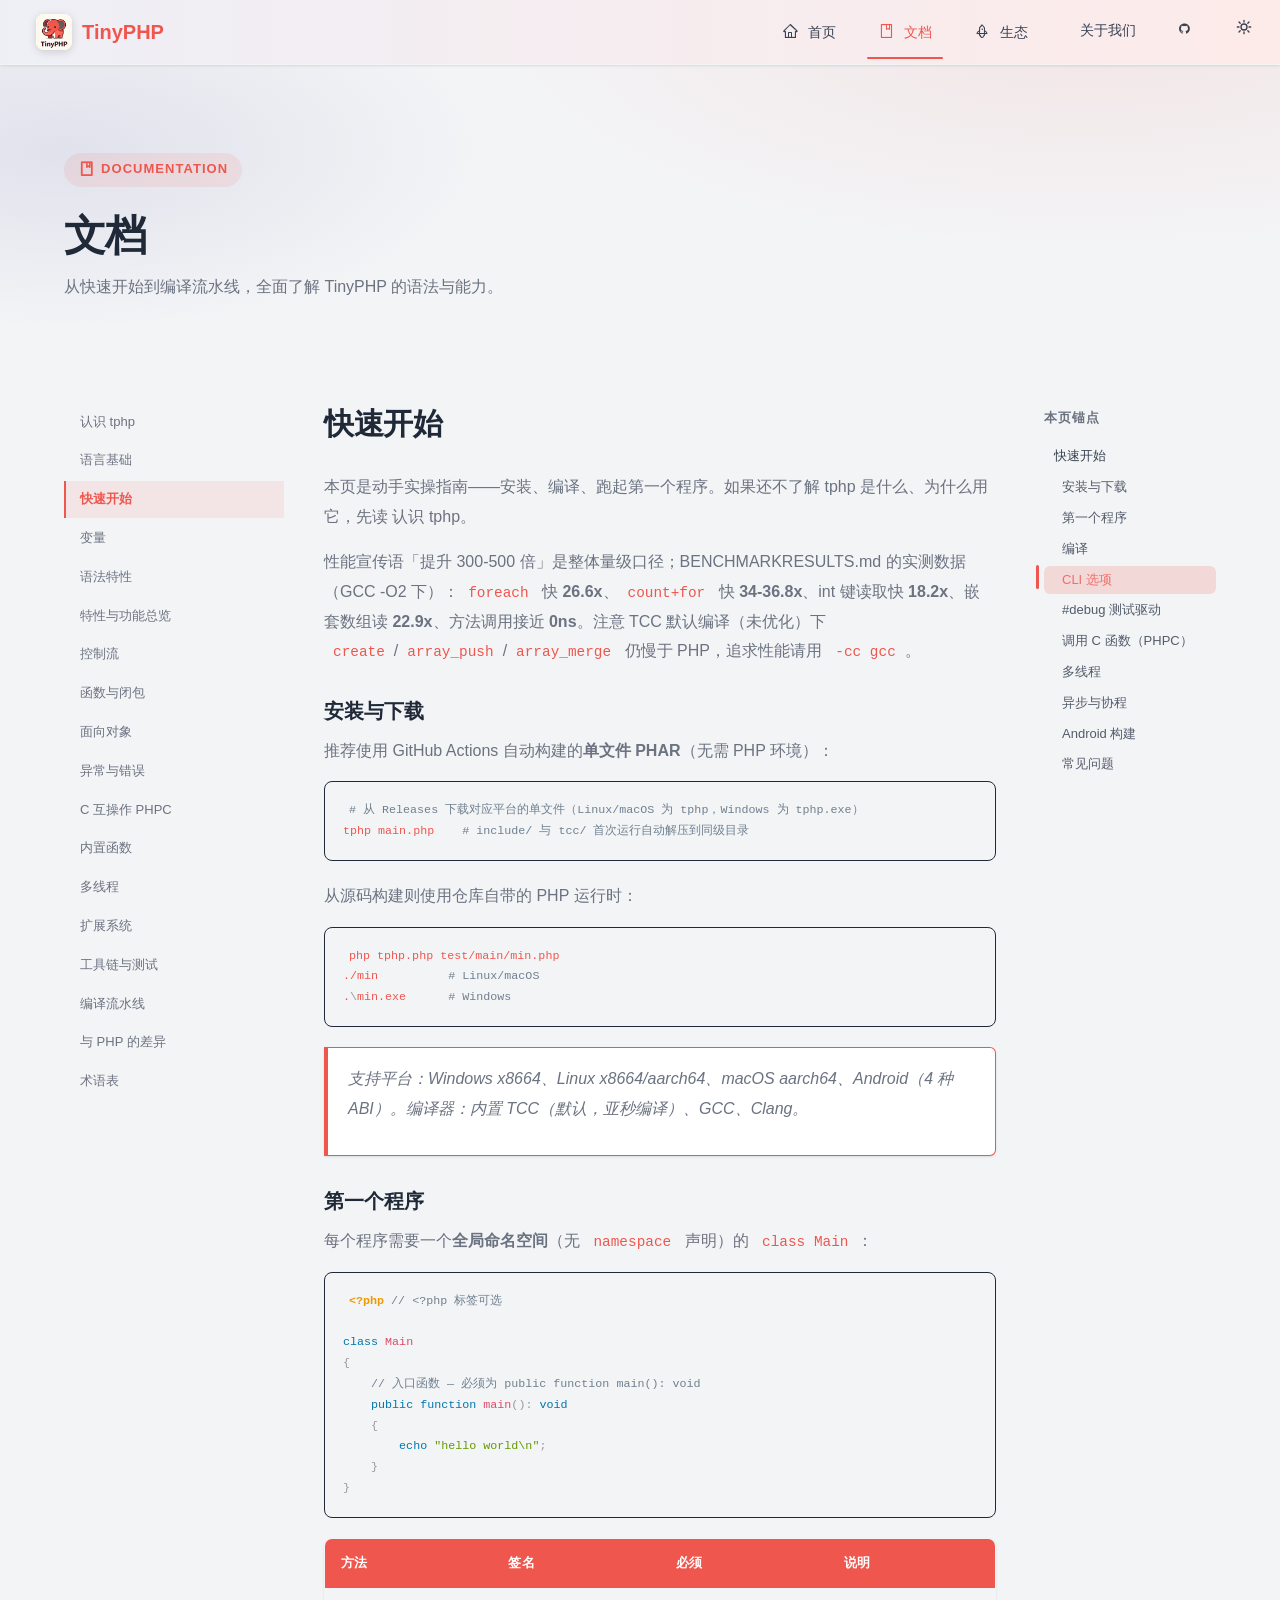
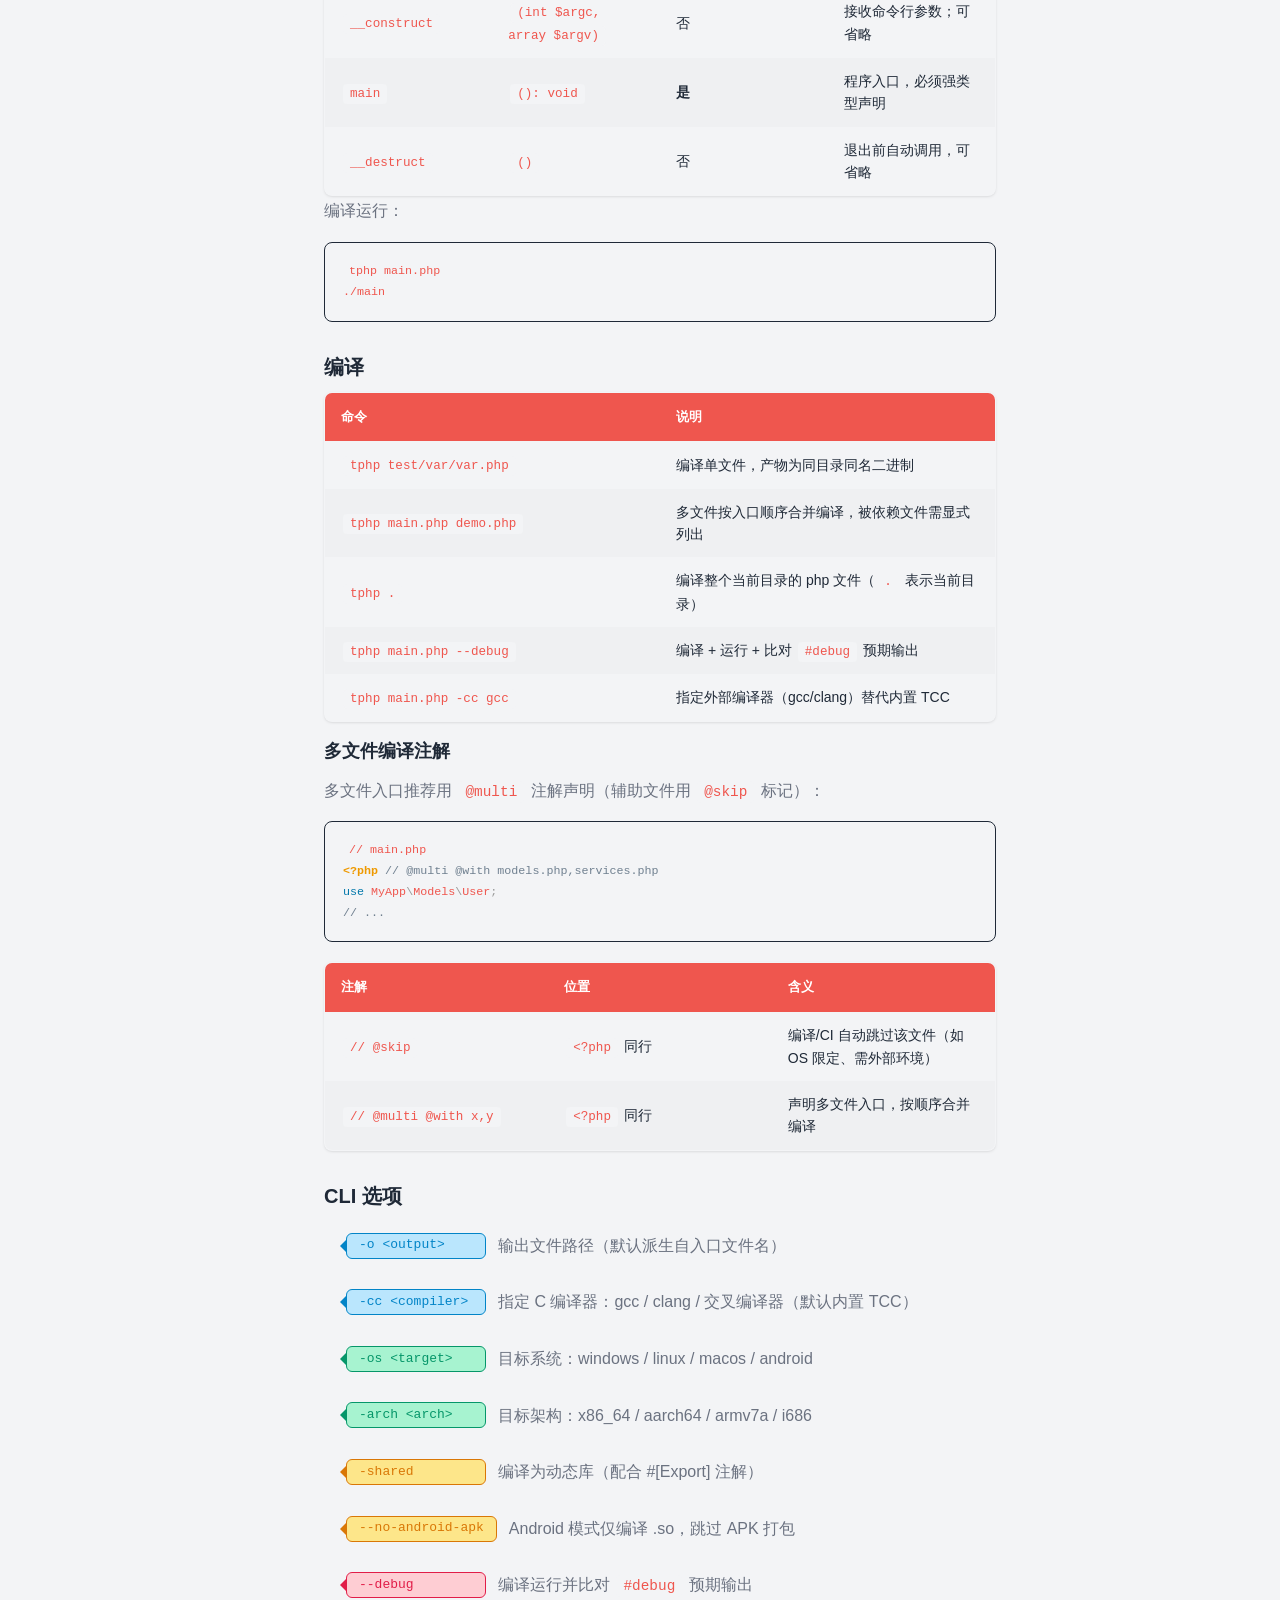
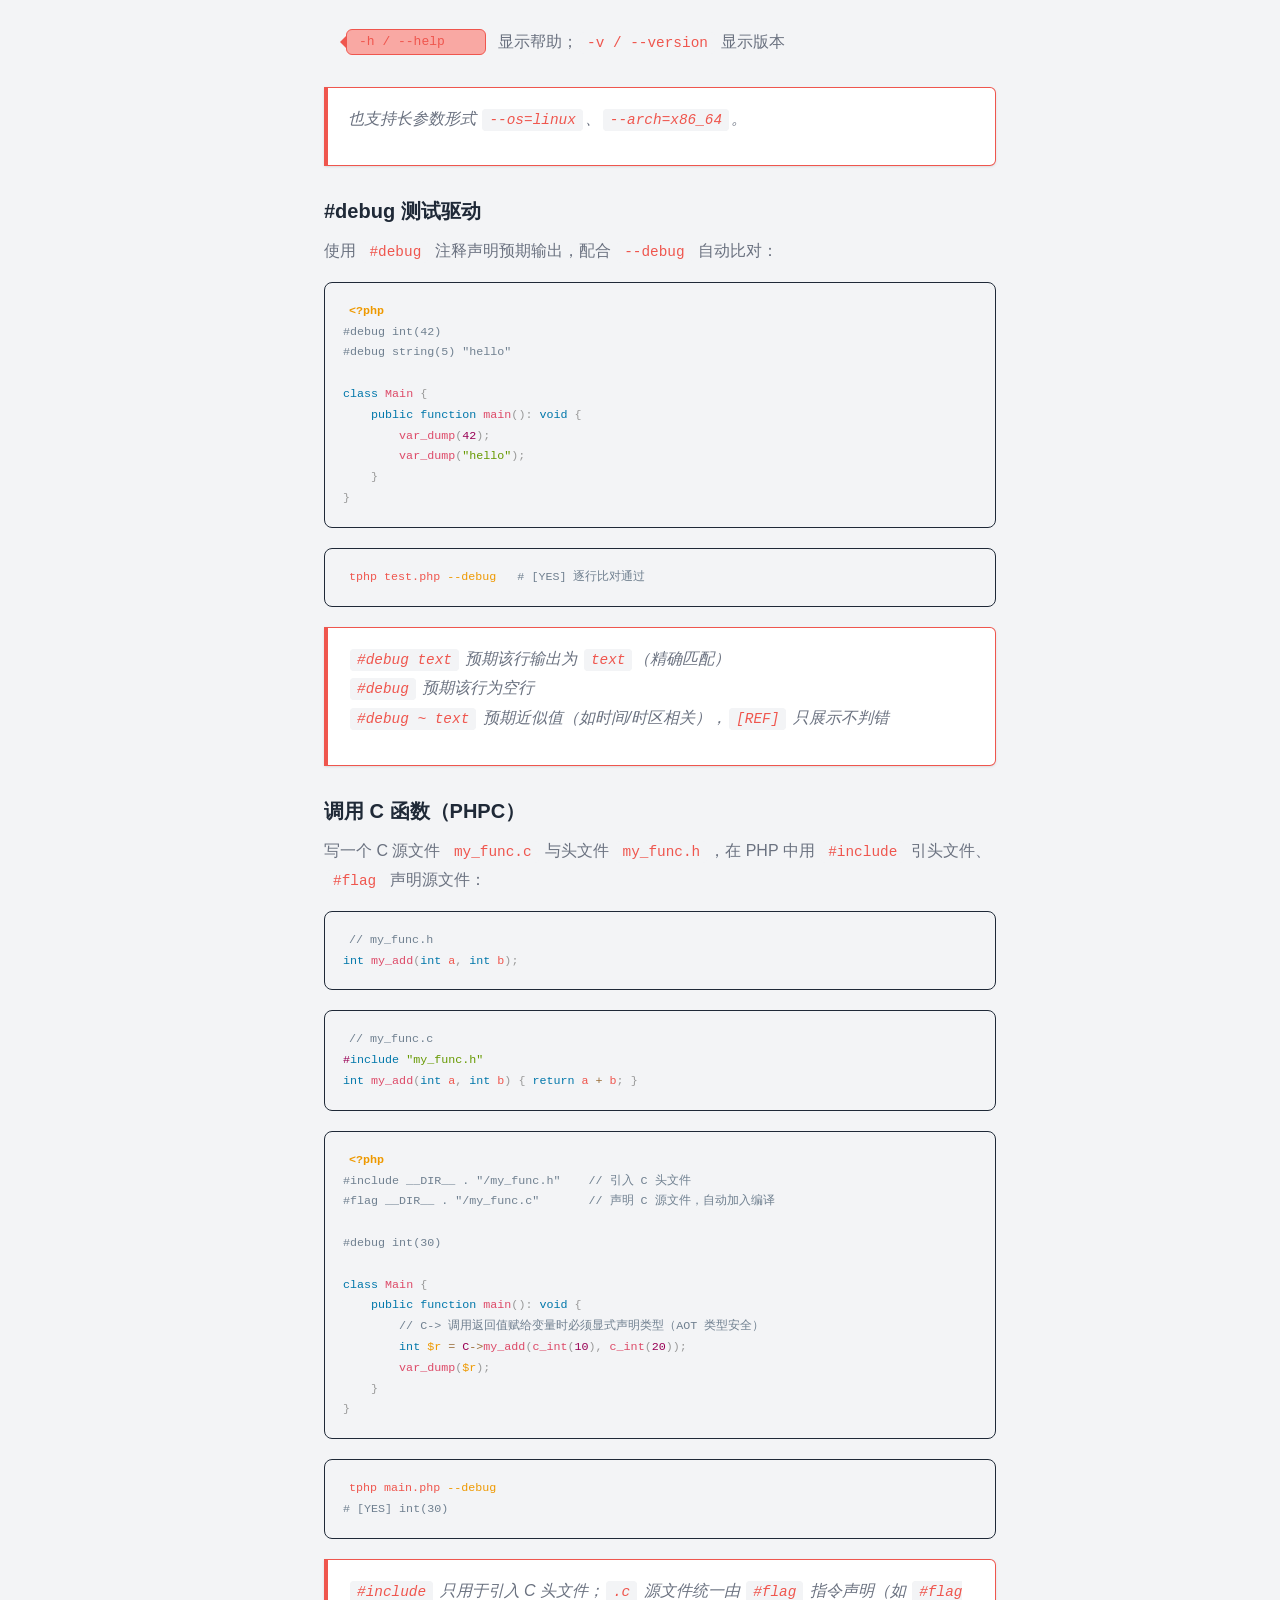
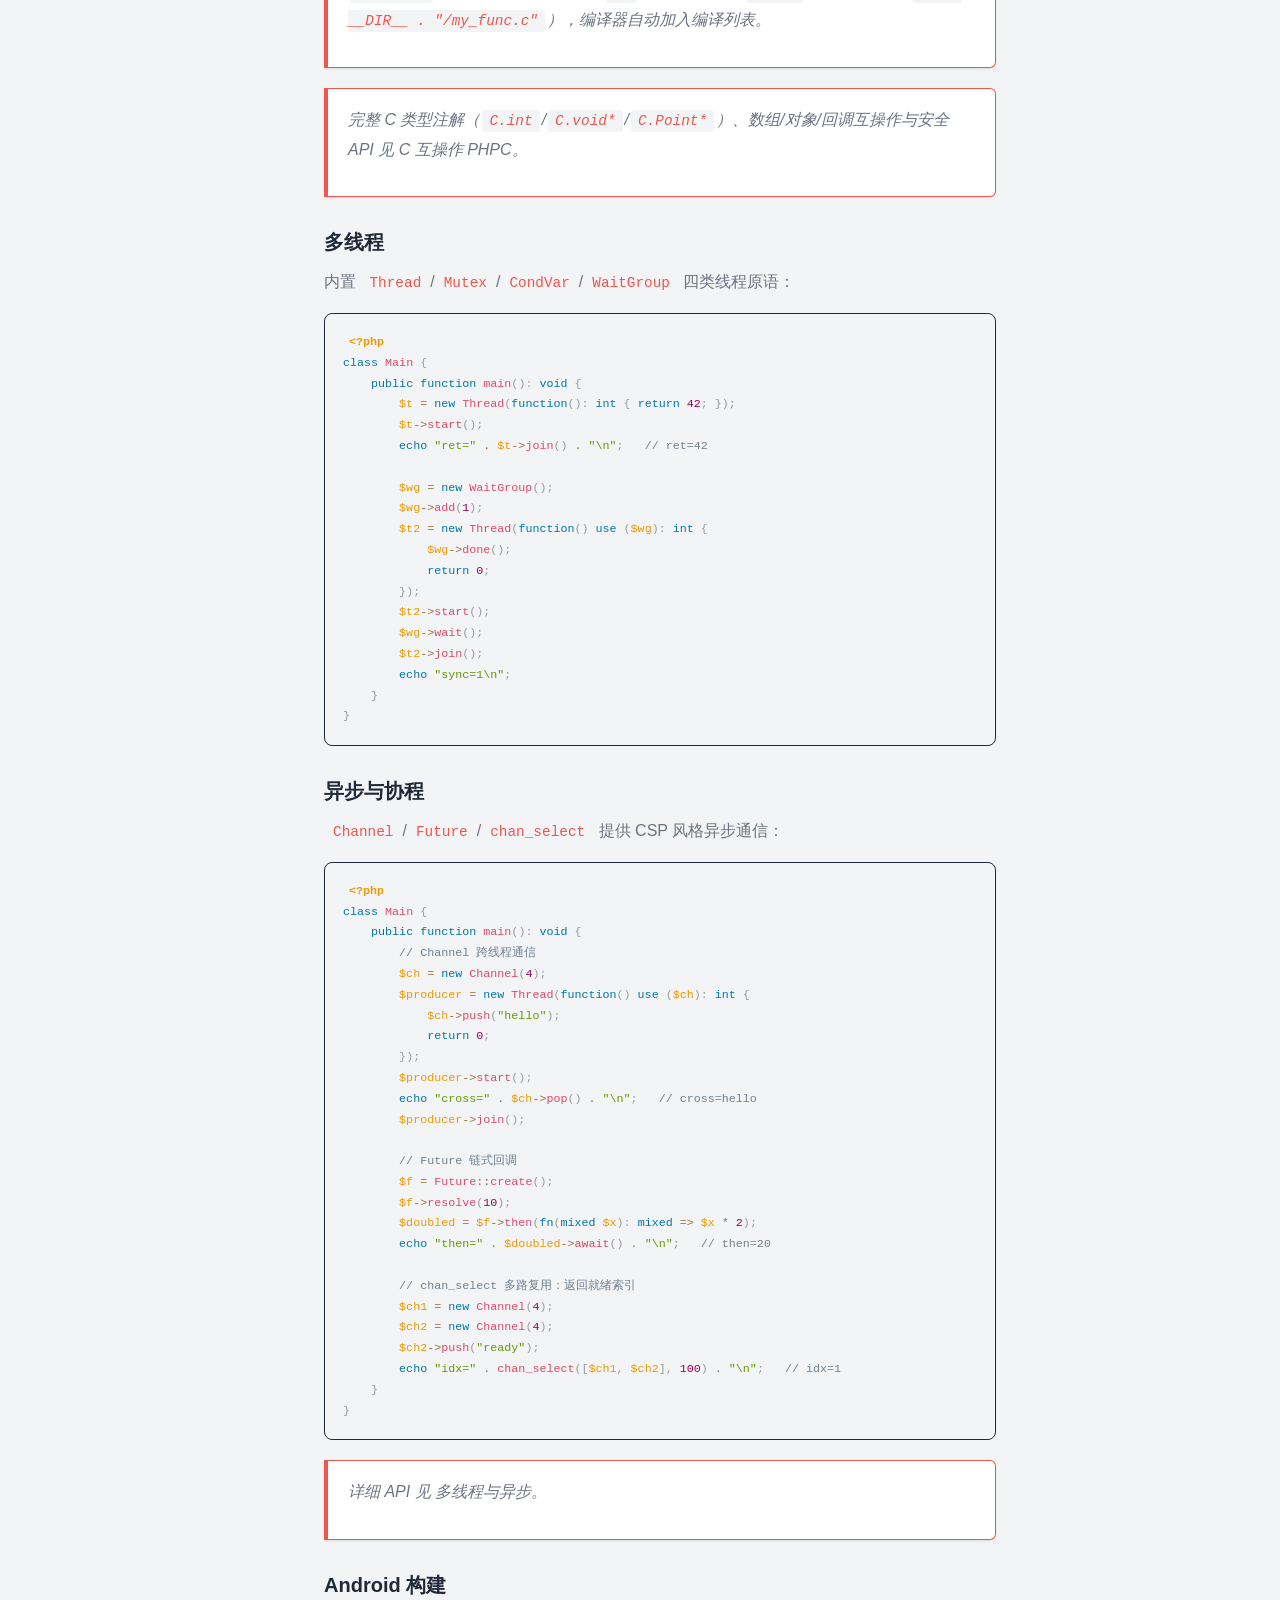
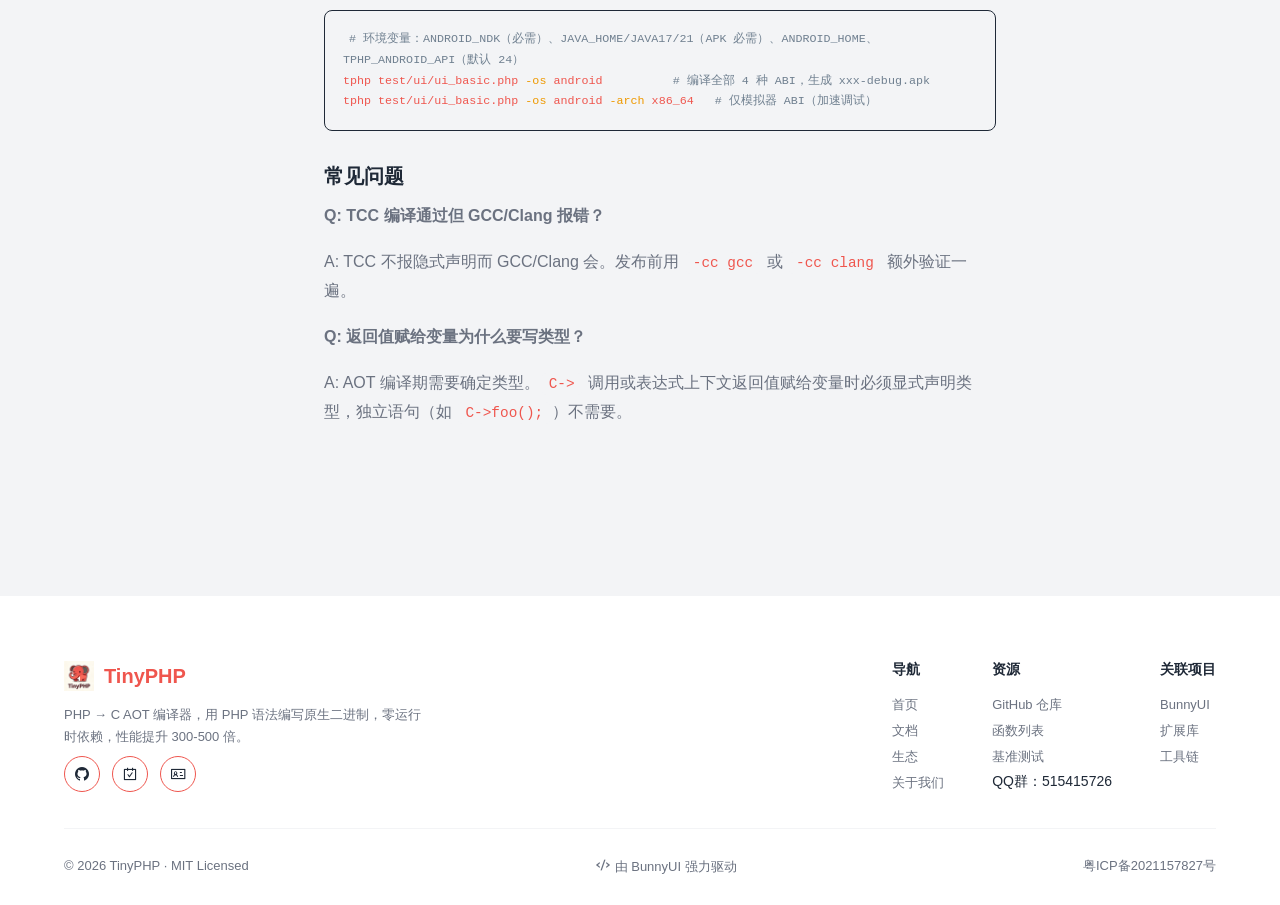
<file: docs.html>
<!DOCTYPE html>
<html lang="zh-CN">

<head>
    <meta charset="UTF-8">
    <meta name="viewport" content="width=device-width, initial-scale=1.0">
    <title>文档 · TinyPHP</title>
    <meta name="keywords" content="TinyPHP 文档,快速开始,语法特性,PHPC,多线程,扩展系统">
    <meta name="description" content="TinyPHP 官方文档：快速开始、语法特性、C 互操作 PHPC、内置函数、多线程、扩展系统、编译流水线。">
    <meta name="geo.region" content="CN-GD" />
    <meta name="geo.placename" content="Guangdong" />
    <link rel="canonical" href="https://tinyphp.top/docs.html" />
    <meta name="robots" content="index, follow" />
    <meta name="author" content="TinyPHP Team" />
    <meta name="copyright" content="TinyPHP" />
    <meta name="revisit-after" content="3 days" />
    <meta property="og:type" content="website" />
    <meta property="og:title" content="文档 · TinyPHP" />
    <meta property="og:description" content="TinyPHP 官方文档：快速开始、语法特性、C 互操作 PHPC、内置函数、多线程、扩展系统、编译流水线。" />
    <meta property="og:url" content="https://tinyphp.top/docs.html" />
    <meta property="og:site_name" content="TinyPHP" />
    <meta property="og:locale" content="zh_CN" />
    <meta property="og:image" content="https://tinyphp.top/assets/img/TinyPHP.png" />
    <meta name="twitter:card" content="summary_large_image" />
    <meta name="twitter:title" content="文档 · TinyPHP" />
    <meta name="twitter:description" content="TinyPHP 官方文档：快速开始、语法特性、C 互操作 PHPC、内置函数、多线程、扩展系统、编译流水线。" />
    <meta name="twitter:image" content="https://tinyphp.top/assets/img/TinyPHP.png" />
    <!-- hash 路由：导航后地址栏为 docs.html#/docs/xxx.md，刷新不丢失框架 -->
    <meta name="baidu-site-verification" content="codeva-VlmaPp9zSC" />
    <meta name="bny-spa-mode" content="hash">
    <link rel="icon" href="assets/img/TinyPHP.ico" type="image/x-icon">
    <link rel="apple-touch-icon" href="assets/img/TinyPHP.png">
    <script>
        (function () {
            var t;
            try { t = localStorage.getItem('tphp-theme'); } catch (e) { }
            if (t !== 'light' && t !== 'dark') {
                t = (window.matchMedia && window.matchMedia('(prefers-color-scheme: dark)').matches) ? 'dark' : 'light';
            }
            if (t === 'dark') document.documentElement.classList.add('dark');
        })();
    </script>
    <link rel="stylesheet" href="assets/prismjs/prism.css">
    <script src="assets/prismjs/prism.js"></script>
    <!-- 语言包：仅 bash/c 需额外加载（clike/css/javascript/markup/php 已内置 prism.js 核心） -->
    <script src="assets/prismjs/components/prism-bash.min.js"></script>
    <script src="assets/prismjs/components/prism-c.min.js"></script>
    <link rel="stylesheet" href="assets/bunny/bunny.css">
    <link rel="stylesheet" href="assets/css/theme.css?v=5">
    <script src="assets/bunny/bunny.js?v=2"></script>
    <script src="assets/ext/markdown.js?v=3"></script>
    <link rel="stylesheet" href="assets/ext/spa.css">
    <link rel="stylesheet" href="assets/ext/markdown.css">
    <script src="assets/ext/spa.js?v=6"></script>
    <link rel="stylesheet" href="assets/css/site.css?v=6">
    <link rel="stylesheet" href="assets/css/docs.css?v=11">
</head>

<body hx-ext="bny-spa">

    <!-- ==================== 共享 Shell 勿散改 ==================== -->
    <header class="site-header">
        <div hx-ext="bny-nav" color="white">
            <div class="head">
                <a class="logo-box" href="index.html">
                    <span class="logo"><img src="assets/img/TinyPHP.png" alt="TinyPHP"></span>
                    <span>TinyPHP</span>
                </a>
            </div>
            <ul class="menu">
                <li><a class="trigger" href="index.html"><i class="bny-icon icon-home"></i><span>首页</span></a></li>
                <li><a class="trigger" href="docs.html"><i class="bny-icon icon-book"></i><span>文档</span></a></li>
                <li><a class="trigger" href="ecosystem.html"><i class="bny-icon icon-rocket"></i><span>生态</span></a>
                </li>
                <li><a class="trigger" href="about.html"><i class="bny-icon icon-info"></i><span>关于我们</span></a></li>
                <li><a class="trigger" href="https://github.com/KingBes/TinyPHP" target="_blank"
                        rel="noopener noreferrer" bny-spa-skip title="GitHub"><i
                            class="bny-icon icon-github-fill"></i></a></li>
                <li><a class="trigger" href="javascript:void(0)" id="mode-btn" bny-spa-skip title="主题模式 — 点击切换">
                        <span class="mode-icons">
                            <svg class="icon-sun" viewBox="0 0 24 24" fill="none" stroke="currentColor" stroke-width="2"
                                stroke-linecap="round" stroke-linejoin="round">
                                <circle cx="12" cy="12" r="4.5" />
                                <path
                                    d="M12 2v2.5M12 19.5V22M2 12h2.5M19.5 12H22M4.5 4.5l1.8 1.8M17.7 17.7l1.8 1.8M19.5 4.5l-1.8 1.8M6.3 17.7l-1.8 1.8" />
                            </svg>
                            <svg class="icon-moon" viewBox="0 0 24 24" fill="none" stroke="currentColor"
                                stroke-width="2" stroke-linecap="round" stroke-linejoin="round">
                                <path d="M20 14.5A8 8 0 1 1 9.5 4a6.5 6.5 0 0 0 10.5 10.5z" />
                            </svg>
                        </span>
                    </a></li>
            </ul>
        </div>
    </header>

    <main bny-view>
        <!-- ==================== 文档页内容 ==================== -->

        <!-- 页头 -->
        <section class="page-hero">
            <div class="site-container">
                <span class="eyebrow"><i class="bny-icon icon-book"></i> Documentation</span>
                <h1 class="section-title">文档</h1>
                <p class="section-subtitle">从快速开始到编译流水线，全面了解 TinyPHP 的语法与能力。</p>
            </div>
        </section>

        <!-- 主体三栏 -->
        <section class="section section--tight">
            <div class="site-container">
                <!-- 目录触发：PC 端隐藏；移动端为左上角浮空按钮，点击用 BunnyUI 的 bny-page 弹出目录 -->
                <div class="docs-toolbar">
                    <button type="button" class="docs-menu-toggle" id="docs-menu-toggle"
                            aria-label="打开文档目录">
                        <svg class="docs-menu-toggle-icon" viewBox="0 0 24 24" fill="none"
                             stroke="currentColor" stroke-width="2" stroke-linecap="round"
                             stroke-linejoin="round" aria-hidden="true">
                            <path d="M4 6h16M4 12h16M4 18h16" />
                        </svg>
                        <span class="docs-menu-toggle-text">目录</span>
                    </button>
                </div>

                <div class="docs-layout">
                    <!-- ========== 左侧菜单（PC 内联；移动端由 bny-page 弹出） ========== -->
                    <aside class="docs-sidebar" id="docs-drawer">
                        <nav class="docs-menu">
                            <a href="docs/intro.md" bny-view-target="#docs-view">认识 tphp</a>
                            <a href="docs/basics.md" bny-view-target="#docs-view">语言基础</a>
                            <a href="docs/quickstart.md" bny-view-target="#docs-view" class="active">快速开始</a>
                            <a href="docs/variables.md" bny-view-target="#docs-view">变量</a>
                            <a href="docs/syntax.md" bny-view-target="#docs-view">语法特性</a>
                            <a href="docs/features.md" bny-view-target="#docs-view">特性与功能总览</a>
                            <a href="docs/control-flow.md" bny-view-target="#docs-view">控制流</a>
                            <a href="docs/functions.md" bny-view-target="#docs-view">函数与闭包</a>
                            <a href="docs/oop.md" bny-view-target="#docs-view">面向对象</a>
                            <a href="docs/exceptions.md" bny-view-target="#docs-view">异常与错误</a>
                            <a href="docs/phpc.md" bny-view-target="#docs-view">C 互操作 PHPC</a>
                            <a href="docs/builtins.md" bny-view-target="#docs-view">内置函数</a>
                            <a href="docs/threads.md" bny-view-target="#docs-view">多线程</a>
                            <a href="docs/extensions.md" bny-view-target="#docs-view">扩展系统</a>
                            <a href="docs/tooling.md" bny-view-target="#docs-view">工具链与测试</a>
                            <a href="docs/pipeline.md" bny-view-target="#docs-view">编译流水线</a>
                            <a href="docs/differences.md" bny-view-target="#docs-view">与 PHP 的差异</a>
                            <a href="docs/glossary.md" bny-view-target="#docs-view">术语表</a>
                        </nav>
                    </aside>

                    <!-- ========== 子视口：中间内容 + 右侧锚点（仅此区域交换） ========== -->
                    <div class="docs-content" bny-view id="docs-view">
                    </div>
                </div>
            </div>
        </section>

    </main>


    <!-- ==================== 共享页脚（htmx 注入，唯一数据源 public/footer.html） ==================== -->
    <footer class="site-footer" hx-get="public/footer.html" hx-trigger="load"></footer>

    <script src="assets/js/site.js?v=14"></script>
</body>

</html>
</file>
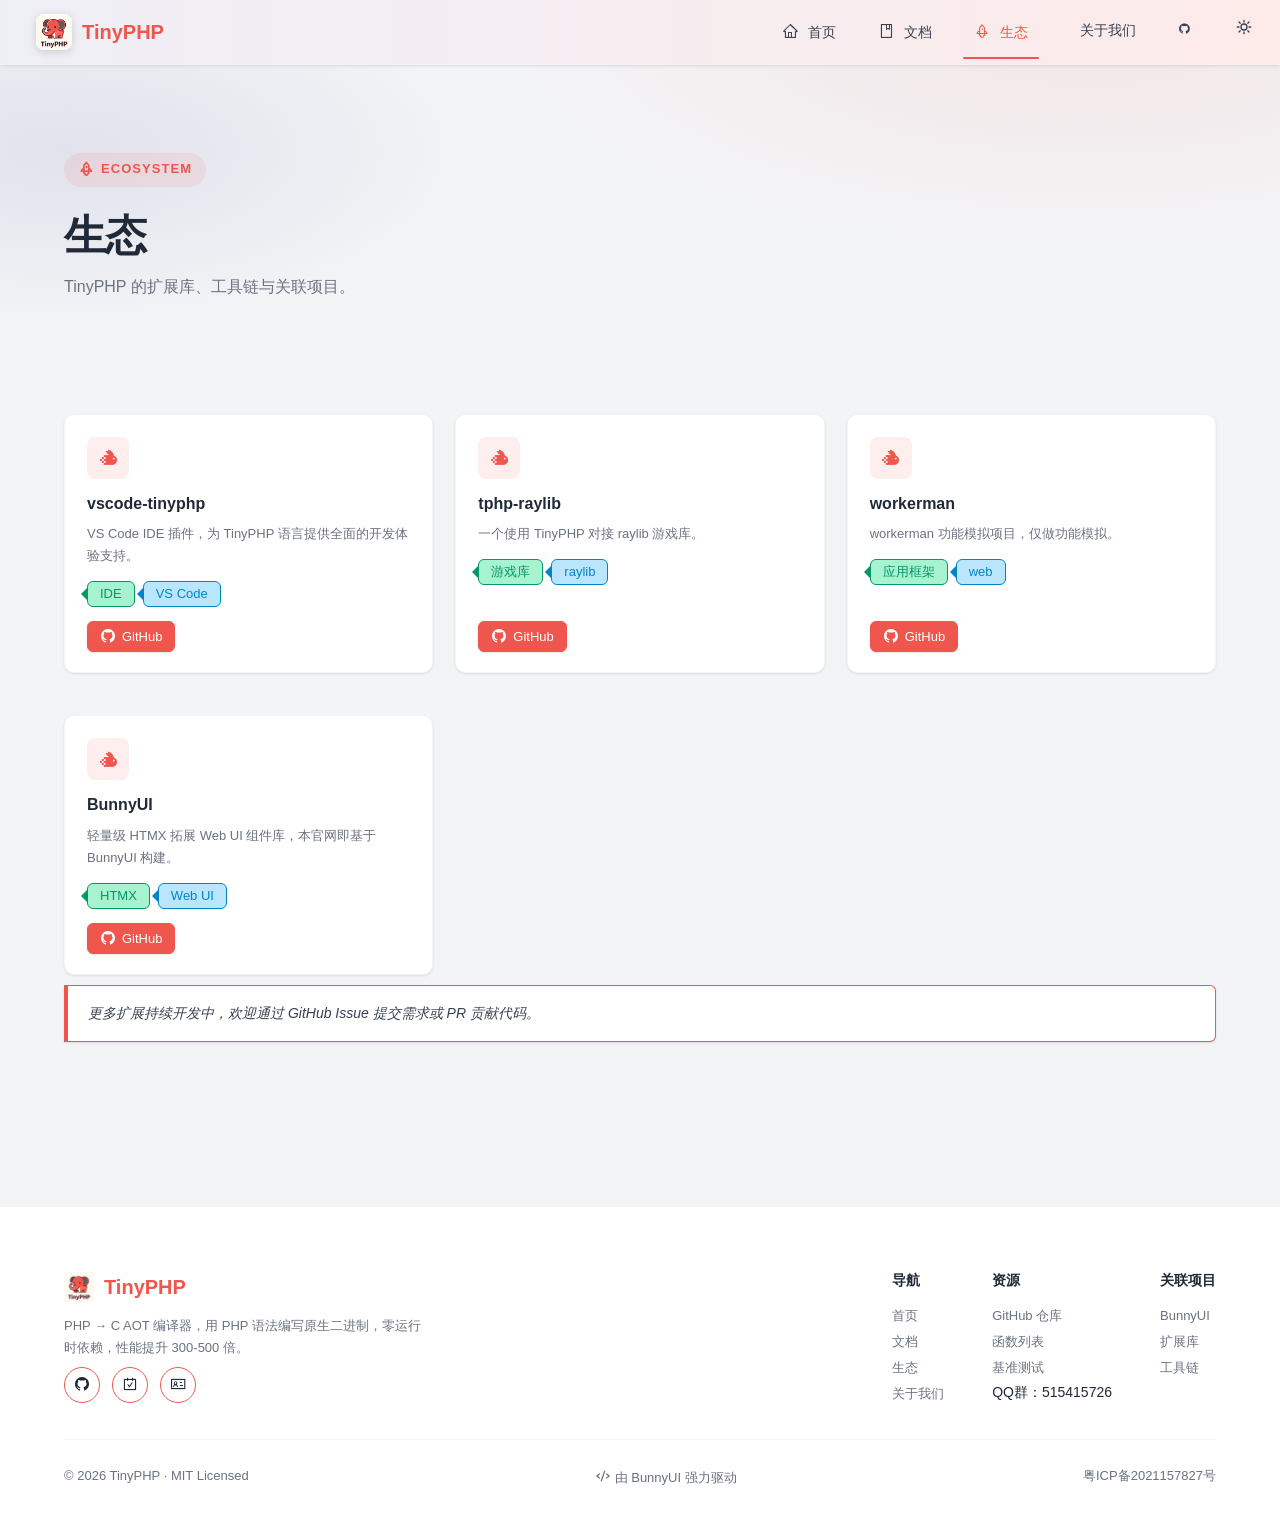
<file: ecosystem.html>
<!DOCTYPE html>
<html lang="zh-CN">

<head>
    <meta charset="UTF-8">
    <meta name="viewport" content="width=device-width, initial-scale=1.0">
    <title>生态 · TinyPHP</title>
    <meta name="keywords" content="TinyPHP 生态,扩展库,工具链,BunnyUI,开源项目">
    <meta name="description" content="TinyPHP 生态：扩展库、工具链与关联项目。">
    <meta name="geo.region" content="CN-GD" />
    <meta name="geo.placename" content="Guangdong" />
    <link rel="canonical" href="https://tinyphp.top/ecosystem.html" />
    <meta name="robots" content="index, follow" />
    <meta name="author" content="TinyPHP Team" />
    <meta name="copyright" content="TinyPHP" />
    <meta name="revisit-after" content="3 days" />
    <meta property="og:type" content="website" />
    <meta property="og:title" content="生态 · TinyPHP" />
    <meta property="og:description" content="TinyPHP 生态：扩展库、工具链与关联项目。" />
    <meta property="og:url" content="https://tinyphp.top/ecosystem.html" />
    <meta property="og:site_name" content="TinyPHP" />
    <meta property="og:locale" content="zh_CN" />
    <meta property="og:image" content="https://tinyphp.top/assets/img/TinyPHP.png" />
    <meta name="twitter:card" content="summary_large_image" />
    <meta name="twitter:title" content="生态 · TinyPHP" />
    <meta name="twitter:description" content="TinyPHP 生态：扩展库、工具链与关联项目。" />
    <meta name="twitter:image" content="https://tinyphp.top/assets/img/TinyPHP.png" />
    <!-- hash 路由：地址栏使用 入口页#/目标路径，刷新不丢失状态 -->
    <meta name="baidu-site-verification" content="codeva-VlmaPp9zSC" />
    <meta name="bny-spa-mode" content="hash">
    <link rel="icon" href="assets/img/TinyPHP.ico" type="image/x-icon">
    <link rel="apple-touch-icon" href="assets/img/TinyPHP.png">
    <script>
        (function () {
            var t;
            try { t = localStorage.getItem('tphp-theme'); } catch (e) { }
            // auto 或无值 → 跟随系统；light/dark → 固定
            if (t !== 'light' && t !== 'dark') {
                t = (window.matchMedia && window.matchMedia('(prefers-color-scheme: dark)').matches) ? 'dark' : 'light';
            }
            if (t === 'dark') document.documentElement.classList.add('dark');
        })();
    </script>
    <link rel="stylesheet" href="assets/prismjs/prism.css">
    <script src="assets/prismjs/prism.js"></script>
    <link rel="stylesheet" href="assets/bunny/bunny.css">
    <link rel="stylesheet" href="assets/css/theme.css?v=5">
    <script src="assets/bunny/bunny.js?v=2"></script>
    <link rel="stylesheet" href="assets/ext/spa.css">
    <script src="assets/ext/spa.js?v=6"></script>
    <link rel="stylesheet" href="assets/css/site.css?v=6">
    <link rel="stylesheet" href="assets/css/docs.css?v=11">
    <link bny-spa rel="stylesheet" href="assets/css/ecosystem.css?v=5">
</head>

<body hx-ext="bny-spa">

    <!-- ==================== 共享 Shell 勿散改 ==================== -->
    <header class="site-header">
        <div hx-ext="bny-nav" color="white">
            <div class="head">
                <a class="logo-box" href="index.html">
                    <span class="logo"><img src="assets/img/TinyPHP.png" alt="TinyPHP"></span>
                    <span>TinyPHP</span>
                </a>
            </div>
            <ul class="menu">
                <li><a class="trigger" href="index.html"><i class="bny-icon icon-home"></i><span>首页</span></a></li>
                <li><a class="trigger" href="docs.html"><i class="bny-icon icon-book"></i><span>文档</span></a></li>
                <li><a class="trigger" href="ecosystem.html"><i class="bny-icon icon-rocket"></i><span>生态</span></a>
                </li>
                <li><a class="trigger" href="about.html"><i class="bny-icon icon-info"></i><span>关于我们</span></a></li>
                <li><a class="trigger" href="https://github.com/KingBes/TinyPHP" target="_blank"
                        rel="noopener noreferrer" bny-spa-skip title="GitHub"><i
                            class="bny-icon icon-github-fill"></i></a></li>
                <li><a class="trigger" href="javascript:void(0)" id="mode-btn" bny-spa-skip title="主题模式 — 点击切换">
                        <span class="mode-icons">
                            <svg class="icon-sun" viewBox="0 0 24 24" fill="none" stroke="currentColor" stroke-width="2"
                                stroke-linecap="round" stroke-linejoin="round">
                                <circle cx="12" cy="12" r="4.5" />
                                <path
                                    d="M12 2v2.5M12 19.5V22M2 12h2.5M19.5 12H22M4.5 4.5l1.8 1.8M17.7 17.7l1.8 1.8M19.5 4.5l-1.8 1.8M6.3 17.7l-1.8 1.8" />
                            </svg>
                            <svg class="icon-moon" viewBox="0 0 24 24" fill="none" stroke="currentColor"
                                stroke-width="2" stroke-linecap="round" stroke-linejoin="round">
                                <path d="M20 14.5A8 8 0 1 1 9.5 4a6.5 6.5 0 0 0 10.5 10.5z" />
                            </svg>
                        </span>
                    </a></li>
            </ul>
        </div>
    </header>

    <main bny-view>
        <!-- ==================== 生态页内容 ==================== -->

        <!-- 页头 -->
        <section class="page-hero">
            <div class="site-container">
                <span class="eyebrow"><i class="bny-icon icon-rocket"></i> Ecosystem</span>
                <h1 class="section-title">生态</h1>
                <p class="section-subtitle">TinyPHP 的扩展库、工具链与关联项目。</p>
            </div>
        </section>

        <!-- 主体 -->
        <section class="section section--tight">
            <div class="site-container">
                <div class="eco-grid">
                    <div class="bny-card eco-card" model="transition">
                        <div class="body">
                            <div class="eco-icon"><i class="bny-icon icon-bunny"></i></div>
                            <h3 class="eco-name">vscode-tinyphp</h3>
                            <p class="eco-desc">VS Code IDE 插件，为 TinyPHP 语言提供全面的开发体验支持。</p>
                            <div class="eco-tags">
                                <span class="bny-tag" color="green">IDE</span>
                                <span class="bny-tag" color="blue">VS Code</span>
                            </div>
                            <div class="eco-actions">
                                <a class="bny-btn" size="sm" href="https://github.com/tphp-lang/vscode-tinyphp"
                                    target="_blank" rel="noopener noreferrer" bny-spa-skip><i
                                        class="bny-icon icon-github-fill"></i> GitHub</a>
                            </div>
                        </div>
                    </div>
                    <div class="bny-card eco-card" model="transition">
                        <div class="body">
                            <div class="eco-icon"><i class="bny-icon icon-bunny"></i></div>
                            <h3 class="eco-name">tphp-raylib</h3>
                            <p class="eco-desc">一个使用 TinyPHP 对接 raylib 游戏库。</p>
                            <div class="eco-tags">
                                <span class="bny-tag" color="green">游戏库</span>
                                <span class="bny-tag" color="blue">raylib</span>
                            </div>
                            <div class="eco-actions">
                                <a class="bny-btn" size="sm" href="https://github.com/tphp-lang/tphp-raylib"
                                    target="_blank" rel="noopener noreferrer" bny-spa-skip><i
                                        class="bny-icon icon-github-fill"></i> GitHub</a>
                            </div>
                        </div>
                    </div>
                    <div class="bny-card eco-card" model="transition">
                        <div class="body">
                            <div class="eco-icon"><i class="bny-icon icon-bunny"></i></div>
                            <h3 class="eco-name">workerman</h3>
                            <p class="eco-desc">workerman 功能模拟项目，仅做功能模拟。</p>
                            <div class="eco-tags">
                                <span class="bny-tag" color="green">应用框架</span>
                                <span class="bny-tag" color="blue">web</span>
                            </div>
                            <div class="eco-actions">
                                <a class="bny-btn" size="sm" href="https://github.com/tphp-lang/workerman"
                                    target="_blank" rel="noopener noreferrer" bny-spa-skip><i
                                        class="bny-icon icon-github-fill"></i> GitHub</a>
                            </div>
                        </div>
                    </div>
                    <div class="bny-card eco-card" model="transition">
                        <div class="body">
                            <div class="eco-icon"><i class="bny-icon icon-bunny"></i></div>
                            <h3 class="eco-name">BunnyUI</h3>
                            <p class="eco-desc">轻量级 HTMX 拓展 Web UI 组件库，本官网即基于 BunnyUI 构建。</p>
                            <div class="eco-tags">
                                <span class="bny-tag" color="green">HTMX</span>
                                <span class="bny-tag" color="blue">Web UI</span>
                            </div>
                            <div class="eco-actions">
                                <a class="bny-btn" size="sm" href="https://github.com/workbunny/bunny.ui"
                                    target="_blank" rel="noopener noreferrer" bny-spa-skip><i
                                        class="bny-icon icon-github-fill"></i> GitHub</a>
                            </div>
                        </div>
                    </div>
                </div>

                <blockquote class="bny-blockquote">
                    更多扩展持续开发中，欢迎通过 GitHub Issue 提交需求或 PR 贡献代码。
                </blockquote>

            </div>
        </section>

    </main>

    <!-- ==================== 共享页脚（htmx 注入，唯一数据源 public/footer.html） ==================== -->
    <footer class="site-footer" hx-get="public/footer.html" hx-trigger="load"></footer>

    <script src="assets/js/site.js?v=14"></script>
</body>

</html>
</file>
<file: assets/prismjs/prism.css>
/* PrismJS 1.30.0
https://prismjs.com/download#themes=prism&languages=markup+css+clike+javascript+markup-templating+php */
code[class*=language-],pre[class*=language-]{color:#000;background:0 0;text-shadow:0 1px #fff;font-family:Consolas,Monaco,'Andale Mono','Ubuntu Mono',monospace;font-size:1em;text-align:left;white-space:pre;word-spacing:normal;word-break:normal;word-wrap:normal;line-height:1.5;-moz-tab-size:4;-o-tab-size:4;tab-size:4;-webkit-hyphens:none;-moz-hyphens:none;-ms-hyphens:none;hyphens:none}code[class*=language-] ::-moz-selection,code[class*=language-]::-moz-selection,pre[class*=language-] ::-moz-selection,pre[class*=language-]::-moz-selection{text-shadow:none;background:#b3d4fc}code[class*=language-] ::selection,code[class*=language-]::selection,pre[class*=language-] ::selection,pre[class*=language-]::selection{text-shadow:none;background:#b3d4fc}@media print{code[class*=language-],pre[class*=language-]{text-shadow:none}}pre[class*=language-]{padding:1em;margin:.5em 0;overflow:auto}:not(pre)>code[class*=language-],pre[class*=language-]{background:#f5f2f0}:not(pre)>code[class*=language-]{padding:.1em;border-radius:.3em;white-space:normal}.token.cdata,.token.comment,.token.doctype,.token.prolog{color:#708090}.token.punctuation{color:#999}.token.namespace{opacity:.7}.token.boolean,.token.constant,.token.deleted,.token.number,.token.property,.token.symbol,.token.tag{color:#905}.token.attr-name,.token.builtin,.token.char,.token.inserted,.token.selector,.token.string{color:#690}.language-css .token.string,.style .token.string,.token.entity,.token.operator,.token.url{color:#9a6e3a;background:hsla(0,0%,100%,.5)}.token.atrule,.token.attr-value,.token.keyword{color:#07a}.token.class-name,.token.function{color:#dd4a68}.token.important,.token.regex,.token.variable{color:#e90}.token.bold,.token.important{font-weight:700}.token.italic{font-style:italic}.token.entity{cursor:help}
</file>
<file: assets/bunny/bunny.css>
html{--default: #5E4F42;--default-middle: #7D6E5E;--default-shallow: #B8A898;--green: #059669;--green-middle: #10B981;--green-shallow: #A7F3D0;--blue: #0284C7;--blue-middle: #38BDF8;--blue-shallow: #BAE6FD;--yellow: #D97706;--yellow-middle: #F59E0B;--yellow-shallow: #FDE68A;--red: #E11D48;--red-middle: #FB7185;--red-shallow: #FECDD3;--gray: #9CA3AF;--gray-middle: #D1D5DB;--gray-shallow: #F3F4F6;--white: #FFFFFF;--white-middle: #F9FAFB;--white-shallow: #F3F4F6;--black: #1F2937;--black-middle: #374151;--black-shallow: #6B7280;--white-common: #FFFFFF;--white-common-middle: #F9FAFB;--white-common-shallow: #F3F4F6;--black-common: #1F2937;--black-common-middle: #374151;--black-common-shallow: #6B7280;--default-alpha-10: rgba(94, 79, 66, .1);--default-alpha-20: rgba(94, 79, 66, .2);--default-alpha-30: rgba(94, 79, 66, .3);--green-alpha-10: rgba(5, 150, 105, .08);--green-alpha-20: rgba(5, 150, 105, .15);--blue-alpha-10: rgba(2, 132, 199, .08);--yellow-alpha-10: rgba(217, 119, 6, .08);--red-alpha-10: rgba(225, 29, 72, .08);--black-alpha-05: rgba(0, 0, 0, .05);--black-alpha-08: rgba(0, 0, 0, .08);--black-alpha-10: rgba(0, 0, 0, .1);--black-alpha-15: rgba(0, 0, 0, .15);--black-alpha-20: rgba(0, 0, 0, .2);--black-alpha-25: rgba(0, 0, 0, .25);--black-alpha-30: rgba(0, 0, 0, .3);--white-alpha-05: rgba(255, 255, 255, .05);--white-alpha-08: rgba(255, 255, 255, .08);--white-alpha-12: rgba(255, 255, 255, .12);--white-alpha-15: rgba(255, 255, 255, .15);--white-alpha-20: rgba(255, 255, 255, .2);--white-alpha-50: rgba(255, 255, 255, .5);--white-alpha-85: rgba(255, 255, 255, .85);--font-size: 14px;--font-size-xs: 12px;--font-size-sm: 13px;--font-size-16: 16px;--font-size-18: 18px;--font-size-20: 20px;--font-size-24: 24px;--font-size-32: 32px;--line-height: 1.6;--line-height-heading: 1.3;--font-weight-normal: 400;--font-weight-medium: 500;--font-weight-semibold: 600;--font-weight-bold: 700;--border-radius: 8px;--border-radius-sm: 6px;--border-radius-8: 10px;--border-radius-15: 16px;--border-radius-full: 9999px;--transition: all .2s cubic-bezier(.4, 0, .2, 1);--transition-slow: all .3s cubic-bezier(.4, 0, .2, 1);--transition-fast: all .15s cubic-bezier(.4, 0, .2, 1);--transform3d-200: translate3d(2px, 0, 0);--transform3d-500: translate3d(5px, 0, 0);--transform3d-020: translate3d(0, 2px, 0);--transform3d-050: translate3d(0, 5px, 0);--transform3d-002: translate3d(0, 0, 2px);--transform3d-005: translate3d(0, 0, 5px);--box-shadow-005: 0 1px 3px 0 rgba(0, 0, 0, .08), 0 1px 2px -1px rgba(0, 0, 0, .08);--box-shadow-055: 0 8px 24px -4px rgba(0, 0, 0, .12), 0 4px 8px -4px rgba(0, 0, 0, .08);--box-shadow-hover-005: 0 4px 12px -2px rgba(0, 0, 0, .12), 0 2px 4px -2px rgba(0, 0, 0, .08);--box-shadow-hover-055: 0 12px 32px -6px rgba(0, 0, 0, .15), 0 6px 12px -4px rgba(0, 0, 0, .1);--focus-ring: 0 0 0 3px var(--default-alpha-20);--focus-ring-offset: 2px}::view-transition-old(*){animation:none}::view-transition-new(*){animation:clip .3s ease-in}::view-transition-old(root){z-index:1}::view-transition-new(root){z-index:9999}html.dark{--white: #1A1A1A;--white-middle: #242424;--white-shallow: #2E2E2E;--black: #F5F5F5;--black-middle: #D4D4D4;--black-shallow: #A3A3A3;--green: #10B981;--green-middle: #34D399;--green-shallow: #6EE7B7;--blue: #38BDF8;--blue-middle: #7DD3FC;--blue-shallow: #BAE6FD;--yellow: #F59E0B;--yellow-middle: #FBBF24;--yellow-shallow: #FDE68A;--red: #FB7185;--red-middle: #FDA4AF;--red-shallow: #FECDD3;--gray: #737373;--gray-middle: #525252;--gray-shallow: #404040;--default-alpha-10: rgba(184, 168, 152, .1);--default-alpha-20: rgba(184, 168, 152, .2);--default-alpha-30: rgba(184, 168, 152, .3);--green-alpha-10: rgba(16, 185, 129, .08);--green-alpha-20: rgba(16, 185, 129, .15);--blue-alpha-10: rgba(56, 189, 248, .08);--yellow-alpha-10: rgba(245, 158, 11, .08);--red-alpha-10: rgba(251, 113, 133, .08);--black-alpha-05: rgba(255, 255, 255, .05);--black-alpha-08: rgba(255, 255, 255, .08);--black-alpha-10: rgba(255, 255, 255, .1);--black-alpha-15: rgba(255, 255, 255, .15);--black-alpha-20: rgba(255, 255, 255, .2);--black-alpha-25: rgba(255, 255, 255, .25);--black-alpha-30: rgba(255, 255, 255, .3);--white-alpha-05: rgba(0, 0, 0, .05);--white-alpha-08: rgba(0, 0, 0, .08);--white-alpha-12: rgba(0, 0, 0, .12);--white-alpha-15: rgba(0, 0, 0, .15);--white-alpha-20: rgba(0, 0, 0, .2);--white-alpha-50: rgba(0, 0, 0, .5);--white-alpha-85: rgba(0, 0, 0, .85)}html.dark::view-transition-old(*){animation:clip .3s ease-in reverse}html.dark::view-transition-new(*){animation:none}html.dark::view-transition-old(root){z-index:9999}html.dark::view-transition-new(root){z-index:1}body{background-color:var(--white);color:var(--black);font-size:var(--font-size);line-height:var(--line-height);font-family:Inter,Microsoft YaHei,-apple-system,Roboto,PingFang SC,Helvetica Neue,Arial,sans-serif;-webkit-font-smoothing:antialiased;-moz-osx-font-smoothing:grayscale}html,body,div,ul,li,p,dl,dt,dd,ol,form,input,textarea,th,td,select,pre,blockquote{margin:0;padding:0}*,*:before,*:after{box-sizing:border-box}html,body{min-height:100%;margin:0 auto}ul,ol{list-style:none}img{border:none;vertical-align:middle;max-width:100%;max-height:100%}a{text-decoration:none;color:var(--default);transition:color var(--transition-fast)}a:hover{color:var(--default-middle);text-decoration:underline;text-underline-offset:2px;text-decoration-color:var(--default-shallow)}table{border-collapse:collapse;table-layout:fixed}input,textarea{outline:none;border:none}input:focus-visible,textarea:focus-visible,select:focus-visible{box-shadow:var(--focus-ring)}textarea{resize:none;overflow:auto}h1,h2,h3,h4,h5,h6{font-weight:var(--font-weight-semibold);line-height:var(--line-height-heading);color:var(--black)}h1{font-size:var(--font-size-32);margin:28px 0 20px;font-weight:var(--font-weight-bold);letter-spacing:-.02em}h2{font-size:var(--font-size-24);margin:24px 0 16px;letter-spacing:-.01em}h3{font-size:var(--font-size-20);margin:20px 0 14px}h4{font-size:var(--font-size-18);margin:18px 0 12px}h5{font-size:var(--font-size-16);margin:16px 0 10px}h6{font-size:var(--font-size);margin:14px 0 8px;color:var(--black-middle)}p{margin:10px 0}::selection{background-color:var(--default-alpha-20);color:var(--default)}::-webkit-scrollbar{width:8px;height:8px}::-webkit-scrollbar-thumb{background:var(--gray);border-radius:var(--border-radius-full);border:2px solid transparent;background-clip:content-box}::-webkit-scrollbar-thumb:hover{background:var(--gray-middle);border:2px solid transparent;background-clip:content-box}::-webkit-scrollbar-track{background:transparent}.text-green{color:var(--green)}.text-blue{color:var(--blue)}.text-yellow{color:var(--yellow)}.text-red{color:var(--red)}.text-black{color:var(--black-common)}.text-white{color:var(--white-common)}.bg-green{background-color:var(--green)}.bg-blue{background-color:var(--blue)}.bg-yellow{background-color:var(--yellow)}.bg-red{background-color:var(--red)}.bg-black{background-color:var(--black-common)}.bg-white{background-color:var(--white-common)}.bny-anim-scale{animation:anim-scale .25s cubic-bezier(.4,0,.2,1);animation-fill-mode:forwards}@keyframes anim-scale{0%{transform:scale(0);opacity:0}to{transform:scale(1);opacity:1}}.bny-anim-scaleOut{animation:anim-scaleOut .2s cubic-bezier(.4,0,.2,1);animation-fill-mode:forwards}@keyframes anim-scaleOut{0%{transform:scale(1);opacity:1}to{transform:scale(.8);opacity:0}}.bny-anim-rotate{animation:anim-spin .8s linear infinite}@keyframes anim-spin{0%{transform:rotate(0)}to{transform:rotate(360deg)}}.bny-anim-left{animation:anim-left .25s cubic-bezier(.4,0,.2,1);animation-fill-mode:forwards}@keyframes anim-left{0%{transform:translate(-100%);opacity:0}to{transform:translate(0);opacity:1}}.bny-anim-leftOut{animation:anim-leftOut .2s cubic-bezier(.4,0,.2,1);animation-fill-mode:forwards}@keyframes anim-leftOut{0%{transform:translate(0);opacity:1}to{transform:translate(-100%);opacity:0}}.bny-anim-right{animation:anim-right .25s cubic-bezier(.4,0,.2,1);animation-fill-mode:forwards}@keyframes anim-right{0%{transform:translate(100%);opacity:0}to{transform:translate(0);opacity:1}}.bny-anim-rightOut{animation:anim-rightOut .2s cubic-bezier(.4,0,.2,1);animation-fill-mode:forwards}@keyframes anim-rightOut{0%{transform:translate(0);opacity:1}to{transform:translate(100%);opacity:0}}.bny-anim-up{animation:anim-up .25s cubic-bezier(.4,0,.2,1);animation-fill-mode:forwards}@keyframes anim-up{0%{transform:translateY(-100%);opacity:0}to{transform:translateY(0);opacity:1}}.bny-anim-upOut{animation:anim-upOut .2s cubic-bezier(.4,0,.2,1);animation-fill-mode:forwards}@keyframes anim-upOut{0%{transform:translateY(0);opacity:1}to{transform:translateY(-100%);opacity:0}}.bny-anim-down{animation:anim-down .25s cubic-bezier(.4,0,.2,1);animation-fill-mode:forwards}@keyframes anim-down{0%{transform:translateY(100%);opacity:0}to{transform:translateY(0);opacity:1}}.bny-anim-downOut{animation:anim-downOut .2s cubic-bezier(.4,0,.2,1);animation-fill-mode:forwards}@keyframes anim-downOut{0%{transform:translateY(0);opacity:1}to{transform:translateY(100%);opacity:0}}@font-face{font-family:bny-icon;src:url(./font/iconfont.BUOJf-Tt.woff2?t=1772789688481) format("woff2"),url(./font/iconfont.BVnyuKWr.woff?t=1772789688481) format("woff"),url(./font/iconfont.DZ3zQbkR.ttf?t=1772789688481) format("truetype")}.bny-icon{font-family:bny-icon!important;font-size:16px;font-style:normal;-webkit-font-smoothing:antialiased;-moz-osx-font-smoothing:grayscale}.icon-bunny:before{content:""}.icon-folder:before{content:""}.icon-alert-fill:before{content:""}.icon-folder-open:before{content:""}.icon-api-fill:before{content:""}.icon-folder-add:before{content:""}.icon-highlight-fill:before{content:""}.icon-deploymentunit:before{content:""}.icon-phone-fill:before{content:""}.icon-accountbook:before{content:""}.icon-edit-fill:before{content:""}.icon-contacts:before{content:""}.icon-pushpin-fill:before{content:""}.icon-carryout:before{content:""}.icon-rocket-fill:before{content:""}.icon-calendar-check:before{content:""}.icon-thunderbolt-fill:before{content:""}.icon-calendar:before{content:""}.icon-tag-fill:before{content:""}.icon-scan:before{content:""}.icon-wrench-fill:before{content:""}.icon-select:before{content:""}.icon-tags-fill:before{content:""}.icon-boxplot:before{content:""}.icon-bank-fill:before{content:""}.icon-build:before{content:""}.icon-camera-fill:before{content:""}.icon-sliders:before{content:""}.icon-error-fill:before{content:""}.icon-laptop:before{content:""}.icon-crown-fill:before{content:""}.icon-barcode:before{content:""}.icon-mail-fill:before{content:""}.icon-camera:before{content:""}.icon-car-fill:before{content:""}.icon-cluster:before{content:""}.icon-printer-fill:before{content:""}.icon-gateway:before{content:""}.icon-shop-fill:before{content:""}.icon-car:before{content:""}.icon-setting-fill:before{content:""}.icon-printer:before{content:""}.icon-USB-fill:before{content:""}.icon-read:before{content:""}.icon-golden-fill:before{content:""}.icon-cloud-server:before{content:""}.icon-build-fill:before{content:""}.icon-cloud-upload:before{content:""}.icon-boxplot-fill:before{content:""}.icon-cloud:before{content:""}.icon-sliders-fill:before{content:""}.icon-cloud-download:before{content:""}.icon-alibaba:before{content:""}.icon-cloud-sync:before{content:""}.icon-antdesign:before{content:""}.icon-video:before{content:""}.icon-ant-cloud:before{content:""}.icon-notification:before{content:""}.icon-behance:before{content:""}.icon-sound:before{content:""}.icon-googleplus:before{content:""}.icon-radarchart:before{content:""}.icon-medium:before{content:""}.icon-qrcode:before{content:""}.icon-google:before{content:""}.icon-fund:before{content:""}.icon-IE:before{content:""}.icon-image:before{content:""}.icon-amazon:before{content:""}.icon-mail:before{content:""}.icon-slack:before{content:""}.icon-table:before{content:""}.icon-alipay:before{content:""}.icon-idcard:before{content:""}.icon-taobao:before{content:""}.icon-creditcard:before{content:""}.icon-zhihu:before{content:""}.icon-heart:before{content:""}.icon-HTML:before{content:""}.icon-block:before{content:""}.icon-linkedin:before{content:""}.icon-error:before{content:""}.icon-yahoo:before{content:""}.icon-star:before{content:""}.icon-facebook:before{content:""}.icon-gold:before{content:""}.icon-skype:before{content:""}.icon-heatmap:before{content:""}.icon-CodeSandbox:before{content:""}.icon-wifi:before{content:""}.icon-chrome:before{content:""}.icon-attachment:before{content:""}.icon-codepen:before{content:""}.icon-edit:before{content:""}.icon-aliwangwang:before{content:""}.icon-key:before{content:""}.icon-apple:before{content:""}.icon-api:before{content:""}.icon-android:before{content:""}.icon-disconnect:before{content:""}.icon-sketch:before{content:""}.icon-highlight:before{content:""}.icon-Gitlab:before{content:""}.icon-monitor:before{content:""}.icon-dribbble:before{content:""}.icon-link:before{content:""}.icon-instagram:before{content:""}.icon-man:before{content:""}.icon-reddit:before{content:""}.icon-percentage:before{content:""}.icon-windows:before{content:""}.icon-pushpin:before{content:""}.icon-yuque:before{content:""}.icon-phone:before{content:""}.icon-Youtube:before{content:""}.icon-shake:before{content:""}.icon-Gitlab-fill:before{content:""}.icon-tag:before{content:""}.icon-dropbox:before{content:""}.icon-wrench:before{content:""}.icon-dingtalk:before{content:""}.icon-tags:before{content:""}.icon-android-fill:before{content:""}.icon-scissor:before{content:""}.icon-apple-fill:before{content:""}.icon-mr:before{content:""}.icon-HTML-fill:before{content:""}.icon-share:before{content:""}.icon-windows-fill:before{content:""}.icon-branches:before{content:""}.icon-QQ:before{content:""}.icon-fork:before{content:""}.icon-twitter:before{content:""}.icon-shrink:before{content:""}.icon-skype-fill:before{content:""}.icon-arrawsalt:before{content:""}.icon-weibo:before{content:""}.icon-verticalright:before{content:""}.icon-yuque-fill:before{content:""}.icon-verticalleft:before{content:""}.icon-Youtube-fill:before{content:""}.icon-right:before{content:""}.icon-yahoo-fill:before{content:""}.icon-left:before{content:""}.icon-wechat-fill:before{content:""}.icon-up:before{content:""}.icon-chrome-fill:before{content:""}.icon-down:before{content:""}.icon-alipay-circle-fill:before{content:""}.icon-fullscreen:before{content:""}.icon-aliwangwang-fill:before{content:""}.icon-fullscreen-exit:before{content:""}.icon-behance-circle-fill:before{content:""}.icon-doubleleft:before{content:""}.icon-amazon-circle-fill:before{content:""}.icon-doubleright:before{content:""}.icon-codepen-circle-fill:before{content:""}.icon-arrowright:before{content:""}.icon-CodeSandbox-circle-f:before{content:""}.icon-arrowup:before{content:""}.icon-dropbox-circle-fill:before{content:""}.icon-arrowleft:before{content:""}.icon-github-fill:before{content:""}.icon-arrowdown:before{content:""}.icon-dribbble-circle-fill:before{content:""}.icon-upload:before{content:""}.icon-googleplus-circle-f:before{content:""}.icon-colum-height:before{content:""}.icon-medium-circle-fill:before{content:""}.icon-vertical-align-botto:before{content:""}.icon-QQ-circle-fill:before{content:""}.icon-vertical-align-middl:before{content:""}.icon-IE-circle-fill:before{content:""}.icon-totop:before{content:""}.icon-google-circle-fill:before{content:""}.icon-vertical-align-top:before{content:""}.icon-dingtalk-circle-fill:before{content:""}.icon-download:before{content:""}.icon-sketch-circle-fill:before{content:""}.icon-sort-descending:before{content:""}.icon-slack-circle-fill:before{content:""}.icon-sort-ascending:before{content:""}.icon-twitter-circle-fill:before{content:""}.icon-fall:before{content:""}.icon-taobao-circle-fill:before{content:""}.icon-swap:before{content:""}.icon-weibo-circle-fill:before{content:""}.icon-stock:before{content:""}.icon-zhihu-circle-fill:before{content:""}.icon-rise:before{content:""}.icon-reddit-circle-fill:before{content:""}.icon-indent:before{content:""}.icon-alipay-square-fill:before{content:""}.icon-outdent:before{content:""}.icon-dingtalk-square-fill:before{content:""}.icon-menu:before{content:""}.icon-CodeSandbox-square-f:before{content:""}.icon-unorderedlist:before{content:""}.icon-behance-square-fill:before{content:""}.icon-orderedlist:before{content:""}.icon-amazon-square-fill:before{content:""}.icon-align-right:before{content:""}.icon-codepen-square-fill:before{content:""}.icon-align-center:before{content:""}.icon-dribbble-square-fill:before{content:""}.icon-align-left:before{content:""}.icon-dropbox-square-fill:before{content:""}.icon-pic-center:before{content:""}.icon-facebook-fill:before{content:""}.icon-pic-right:before{content:""}.icon-googleplus-square-f:before{content:""}.icon-pic-left:before{content:""}.icon-google-square-fill:before{content:""}.icon-bold:before{content:""}.icon-instagram-fill:before{content:""}.icon-font-colors:before{content:""}.icon-IE-square-fill:before{content:""}.icon-exclaimination:before{content:""}.icon-medium-square-fill:before{content:""}.icon-check-circle:before{content:""}.icon-font-size:before{content:""}.icon-linkedin-fill:before{content:""}.icon-CI:before{content:""}.icon-infomation:before{content:""}.icon-QQ-square-fill:before{content:""}.icon-Dollar:before{content:""}.icon-line-height:before{content:""}.icon-reddit-square-fill:before{content:""}.icon-compass:before{content:""}.icon-strikethrough:before{content:""}.icon-twitter-square-fill:before{content:""}.icon-close-circle:before{content:""}.icon-underline:before{content:""}.icon-sketch-square-fill:before{content:""}.icon-frown:before{content:""}.icon-number:before{content:""}.icon-slack-square-fill:before{content:""}.icon-info-circle:before{content:""}.icon-italic:before{content:""}.icon-taobao-square-fill:before{content:""}.icon-left-circle:before{content:""}.icon-code:before{content:""}.icon-weibo-square-fill:before{content:""}.icon-down-circle:before{content:""}.icon-column-width:before{content:""}.icon-zhihu-square-fill:before{content:""}.icon-EURO:before{content:""}.icon-check:before{content:""}.icon-zoomout:before{content:""}.icon-copyright:before{content:""}.icon-ellipsis:before{content:""}.icon-apartment:before{content:""}.icon-minus-circle:before{content:""}.icon-dash:before{content:""}.icon-audio:before{content:""}.icon-meh:before{content:""}.icon-close:before{content:""}.icon-audio-fill:before{content:""}.icon-plus-circle:before{content:""}.icon-enter:before{content:""}.icon-robot:before{content:""}.icon-play-circle:before{content:""}.icon-line:before{content:""}.icon-zoomin:before{content:""}.icon-question-circle:before{content:""}.icon-minus:before{content:""}.icon-robot-fill:before{content:""}.icon-Pound:before{content:""}.icon-question:before{content:""}.icon-bug-fill:before{content:""}.icon-right-circle:before{content:""}.icon-rollback:before{content:""}.icon-bug:before{content:""}.icon-smile:before{content:""}.icon-small-dash:before{content:""}.icon-audiostatic:before{content:""}.icon-trademark:before{content:""}.icon-pause:before{content:""}.icon-comment:before{content:""}.icon-time-circle:before{content:""}.icon-bg-colors:before{content:""}.icon-signal-fill:before{content:""}.icon-timeout:before{content:""}.icon-crown:before{content:""}.icon-verified:before{content:""}.icon-earth:before{content:""}.icon-drag:before{content:""}.icon-shortcut-fill:before{content:""}.icon-YUAN:before{content:""}.icon-desktop:before{content:""}.icon-videocameraadd:before{content:""}.icon-up-circle:before{content:""}.icon-gift:before{content:""}.icon-switchuser:before{content:""}.icon-warning-circle:before{content:""}.icon-stop:before{content:""}.icon-whatsapp:before{content:""}.icon-sync:before{content:""}.icon-fire:before{content:""}.icon-appstoreadd:before{content:""}.icon-transaction:before{content:""}.icon-thunderbolt:before{content:""}.icon-caret-down:before{content:""}.icon-undo:before{content:""}.icon-check-circle-fill:before{content:""}.icon-backward:before{content:""}.icon-redo:before{content:""}.icon-left-circle-fill:before{content:""}.icon-caret-up:before{content:""}.icon-reload:before{content:""}.icon-down-circle-fill:before{content:""}.icon-caret-right:before{content:""}.icon-reloadtime:before{content:""}.icon-minus-circle-fill:before{content:""}.icon-caret-left:before{content:""}.icon-message:before{content:""}.icon-close-circle-fill:before{content:""}.icon-fast-backward:before{content:""}.icon-dashboard:before{content:""}.icon-info-circle-fill:before{content:""}.icon-forward:before{content:""}.icon-issuesclose:before{content:""}.icon-up-circle-fill:before{content:""}.icon-fast-forward:before{content:""}.icon-poweroff:before{content:""}.icon-right-circle-fill:before{content:""}.icon-search:before{content:""}.icon-logout:before{content:""}.icon-plus-circle-fill:before{content:""}.icon-retweet:before{content:""}.icon-piechart:before{content:""}.icon-question-circle-fill:before{content:""}.icon-login:before{content:""}.icon-setting:before{content:""}.icon-EURO-circle-fill:before{content:""}.icon-step-backward:before{content:""}.icon-eye:before{content:""}.icon-frown-fill:before{content:""}.icon-step-forward:before{content:""}.icon-location:before{content:""}.icon-copyright-circle-fil:before{content:""}.icon-swap-right:before{content:""}.icon-edit-square:before{content:""}.icon-CI-circle-fill:before{content:""}.icon-swap-left:before{content:""}.icon-export:before{content:""}.icon-compass-fill:before{content:""}.icon-woman:before{content:""}.icon-save:before{content:""}.icon-Dollar-circle-fill:before{content:""}.icon-plus:before{content:""}.icon-Import:before{content:""}.icon-poweroff-circle-fill:before{content:""}.icon-eyeclose-fill:before{content:""}.icon-appstore:before{content:""}.icon-meh-fill:before{content:""}.icon-eye-close:before{content:""}.icon-close-square:before{content:""}.icon-play-circle-fill:before{content:""}.icon-clear:before{content:""}.icon-down-square:before{content:""}.icon-Pound-circle-fill:before{content:""}.icon-collapse:before{content:""}.icon-layout:before{content:""}.icon-smile-fill:before{content:""}.icon-expand:before{content:""}.icon-left-square:before{content:""}.icon-stop-fill:before{content:""}.icon-deletecolumn:before{content:""}.icon-play-square:before{content:""}.icon-warning-circle-fill:before{content:""}.icon-merge-cells:before{content:""}.icon-control:before{content:""}.icon-time-circle-fill:before{content:""}.icon-subnode:before{content:""}.icon-codelibrary:before{content:""}.icon-trademark-circle-fil:before{content:""}.icon-rotate-left:before{content:""}.icon-detail:before{content:""}.icon-YUAN-circle-fill:before{content:""}.icon-rotate-right:before{content:""}.icon-minus-square:before{content:""}.icon-heart-fill:before{content:""}.icon-insertrowbelow:before{content:""}.icon-plus-square:before{content:""}.icon-piechart-circle-fil:before{content:""}.icon-insertrowabove:before{content:""}.icon-right-square:before{content:""}.icon-dashboard-fill:before{content:""}.icon-table1:before{content:""}.icon-project:before{content:""}.icon-message-fill:before{content:""}.icon-solit-cells:before{content:""}.icon-wallet:before{content:""}.icon-check-square-fill:before{content:""}.icon-formatpainter:before{content:""}.icon-up-square:before{content:""}.icon-down-square-fill:before{content:""}.icon-insertrowright:before{content:""}.icon-calculator:before{content:""}.icon-minus-square-fill:before{content:""}.icon-formatpainter-fill:before{content:""}.icon-interation:before{content:""}.icon-close-square-fill:before{content:""}.icon-insertrowleft:before{content:""}.icon-check-square:before{content:""}.icon-codelibrary-fill:before{content:""}.icon-translate:before{content:""}.icon-border:before{content:""}.icon-left-square-fill:before{content:""}.icon-deleterow:before{content:""}.icon-border-outer:before{content:""}.icon-play-square-fill:before{content:""}.icon-sisternode:before{content:""}.icon-border-top:before{content:""}.icon-up-square-fill:before{content:""}.icon-Field-number:before{content:""}.icon-border-bottom:before{content:""}.icon-right-square-fill:before{content:""}.icon-Field-String:before{content:""}.icon-border-left:before{content:""}.icon-plus-square-fill:before{content:""}.icon-Function:before{content:""}.icon-border-right:before{content:""}.icon-accountbook-fill:before{content:""}.icon-Field-time:before{content:""}.icon-border-inner:before{content:""}.icon-carryout-fill:before{content:""}.icon-GIF:before{content:""}.icon-border-verticle:before{content:""}.icon-calendar-fill:before{content:""}.icon-Partition:before{content:""}.icon-border-horizontal:before{content:""}.icon-calculator-fill:before{content:""}.icon-index:before{content:""}.icon-radius-bottomleft:before{content:""}.icon-interation-fill:before{content:""}.icon-Storedprocedure:before{content:""}.icon-radius-bottomright:before{content:""}.icon-project-fill:before{content:""}.icon-Field-Binary:before{content:""}.icon-radius-upleft:before{content:""}.icon-detail-fill:before{content:""}.icon-Console-SQL:before{content:""}.icon-radius-upright:before{content:""}.icon-save-fill:before{content:""}.icon-icon-test:before{content:""}.icon-radius-setting:before{content:""}.icon-wallet-fill:before{content:""}.icon-aim:before{content:""}.icon-adduser:before{content:""}.icon-control-fill:before{content:""}.icon-compress:before{content:""}.icon-deleteteam:before{content:""}.icon-layout-fill:before{content:""}.icon-expend:before{content:""}.icon-deleteuser:before{content:""}.icon-appstore-fill:before{content:""}.icon-folder-view:before{content:""}.icon-addteam:before{content:""}.icon-mobile-fill:before{content:""}.icon-file-GIF:before{content:""}.icon-user:before{content:""}.icon-tablet-fill:before{content:""}.icon-group:before{content:""}.icon-team:before{content:""}.icon-book-fill:before{content:""}.icon-send:before{content:""}.icon-areachart:before{content:""}.icon-redenvelope-fill:before{content:""}.icon-Report:before{content:""}.icon-linechart:before{content:""}.icon-safetycertificate-f:before{content:""}.icon-View:before{content:""}.icon-barchart:before{content:""}.icon-propertysafety-fill:before{content:""}.icon-shortcut:before{content:""}.icon-pointmap:before{content:""}.icon-insurance-fill:before{content:""}.icon-ungroup:before{content:""}.icon-container:before{content:""}.icon-securityscan-fill:before{content:""}.icon-database:before{content:""}.icon-file-exclamation-fil:before{content:""}.icon-sever:before{content:""}.icon-file-add-fill:before{content:""}.icon-mobile:before{content:""}.icon-file-fill:before{content:""}.icon-tablet:before{content:""}.icon-file-excel-fill:before{content:""}.icon-redenvelope:before{content:""}.icon-file-markdown-fill:before{content:""}.icon-book:before{content:""}.icon-file-text-fill:before{content:""}.icon-filedone:before{content:""}.icon-file-ppt-fill:before{content:""}.icon-reconciliation:before{content:""}.icon-file-unknown-fill:before{content:""}.icon-file-exception:before{content:""}.icon-file-word-fill:before{content:""}.icon-filesync:before{content:""}.icon-file-zip-fill:before{content:""}.icon-filesearch:before{content:""}.icon-file-pdf-fill:before{content:""}.icon-solution:before{content:""}.icon-file-image-fill:before{content:""}.icon-fileprotect:before{content:""}.icon-diff-fill:before{content:""}.icon-file-add:before{content:""}.icon-file-copy-fill:before{content:""}.icon-file-excel:before{content:""}.icon-snippets-fill:before{content:""}.icon-file-exclamation:before{content:""}.icon-batchfolding-fill:before{content:""}.icon-file-pdf:before{content:""}.icon-reconciliation-fill:before{content:""}.icon-file-image:before{content:""}.icon-folder-add-fill:before{content:""}.icon-file-markdown:before{content:""}.icon-folder-fill:before{content:""}.icon-file-unknown:before{content:""}.icon-folder-open-fill:before{content:""}.icon-file-ppt:before{content:""}.icon-database-fill:before{content:""}.icon-file-word:before{content:""}.icon-container-fill:before{content:""}.icon-file:before{content:""}.icon-sever-fill:before{content:""}.icon-file-zip:before{content:""}.icon-calendar-check-fill:before{content:""}.icon-file-text:before{content:""}.icon-image-fill:before{content:""}.icon-file-copy:before{content:""}.icon-idcard-fill:before{content:""}.icon-snippets:before{content:""}.icon-creditcard-fill:before{content:""}.icon-audit:before{content:""}.icon-fund-fill:before{content:""}.icon-diff:before{content:""}.icon-read-fill:before{content:""}.icon-Batchfolding:before{content:""}.icon-contacts-fill:before{content:""}.icon-securityscan:before{content:""}.icon-delete-fill:before{content:""}.icon-propertysafety:before{content:""}.icon-notification-fill:before{content:""}.icon-safetycertificate:before{content:""}.icon-flag-fill:before{content:""}.icon-insurance:before{content:""}.icon-moneycollect-fill:before{content:""}.icon-alert:before{content:""}.icon-medicinebox-fill:before{content:""}.icon-delete:before{content:""}.icon-rest-fill:before{content:""}.icon-hourglass:before{content:""}.icon-shopping-fill:before{content:""}.icon-bulb:before{content:""}.icon-skin-fill:before{content:""}.icon-experiment:before{content:""}.icon-video-fill:before{content:""}.icon-bell:before{content:""}.icon-sound-fill:before{content:""}.icon-trophy:before{content:""}.icon-bulb-fill:before{content:""}.icon-rest:before{content:""}.icon-bell-fill:before{content:""}.icon-USB:before{content:""}.icon-filter-fill:before{content:""}.icon-skin:before{content:""}.icon-fire-fill:before{content:""}.icon-home:before{content:""}.icon-funnelplot-fill:before{content:""}.icon-bank:before{content:""}.icon-gift-fill:before{content:""}.icon-filter:before{content:""}.icon-hourglass-fill:before{content:""}.icon-funnelplot:before{content:""}.icon-home-fill:before{content:""}.icon-like:before{content:""}.icon-trophy-fill:before{content:""}.icon-unlike:before{content:""}.icon-location-fill:before{content:""}.icon-unlock:before{content:""}.icon-cloud-fill:before{content:""}.icon-lock:before{content:""}.icon-customerservice-fill:before{content:""}.icon-customerservice:before{content:""}.icon-experiment-fill:before{content:""}.icon-flag:before{content:""}.icon-eye-fill:before{content:""}.icon-moneycollect:before{content:""}.icon-like-fill:before{content:""}.icon-medicinebox:before{content:""}.icon-lock-fill:before{content:""}.icon-shop:before{content:""}.icon-unlike-fill:before{content:""}.icon-rocket:before{content:""}.icon-star-fill:before{content:""}.icon-shopping:before{content:""}.icon-unlock-fill:before{content:""}[hx-ext~=bny-menu]{display:flex;flex-direction:row;align-items:flex-start;padding:6px;background-color:var(--default);border-radius:var(--border-radius);box-shadow:var(--box-shadow-005);color:var(--white-common);width:min-content}[hx-ext~=bny-menu] .item{display:flex;align-items:center;cursor:pointer;transition:var(--transition);white-space:nowrap;position:relative;box-sizing:border-box}[hx-ext~=bny-menu] .item .trigger{display:flex;justify-content:space-between;align-items:center;flex-direction:row;width:100%;padding:8px 16px;border-radius:var(--border-radius-sm);transition:var(--transition);gap:8px;font-size:var(--font-size);font-weight:var(--font-weight-medium)}[hx-ext~=bny-menu] .item .trigger i{transition:var(--transition);font-size:var(--font-size-16)}[hx-ext~=bny-menu] .item .trigger:hover{background-color:var(--white-alpha-12)}[hx-ext~=bny-menu] .item .sub-menu{opacity:0;visibility:hidden;position:absolute;top:calc(100% + 6px);left:0;z-index:100;transform:translateY(8px);background-color:var(--default);border-radius:var(--border-radius);box-shadow:var(--box-shadow-055);transition:var(--transition);padding:6px;color:var(--white-common);min-width:160px}[hx-ext~=bny-menu] .item .sub-menu .sub-menu{top:-6px;left:calc(100% + 10px)}[hx-ext~=bny-menu] .item.show>.trigger i{transform:rotate(90deg)}[hx-ext~=bny-menu] .item.show>.sub-menu{opacity:1;visibility:visible;transform:translateY(4px)}[hx-ext~=bny-menu][color=white],[hx-ext~=bny-menu][color=white] .sub-menu{background-color:var(--white);color:var(--black);border:1px solid var(--gray-shallow)}[hx-ext~=bny-menu][color=white] .item .trigger:hover{background-color:var(--white-shallow)}[hx-ext~=bny-menu][color=green],[hx-ext~=bny-menu][color=green] .sub-menu{background-color:var(--green)}[hx-ext~=bny-menu][color=green] .trigger:hover{background-color:var(--green-middle)}[hx-ext~=bny-menu][color=yellow],[hx-ext~=bny-menu][color=yellow] .sub-menu{background-color:var(--yellow)}[hx-ext~=bny-menu][color=yellow] .trigger:hover{background-color:var(--yellow-middle)}[hx-ext~=bny-menu][color=red],[hx-ext~=bny-menu][color=red] .sub-menu{background-color:var(--red)}[hx-ext~=bny-menu][color=red] .trigger:hover{background-color:var(--red-middle)}[hx-ext~=bny-menu][color=blue],[hx-ext~=bny-menu][color=blue] .sub-menu{background-color:var(--blue)}[hx-ext~=bny-menu][color=blue] .trigger:hover{background-color:var(--blue-middle)}[hx-ext~=bny-menu][mode=vertical]{flex-direction:column;width:100%;padding:6px 0}[hx-ext~=bny-menu][mode=vertical] .item{width:100%;flex-direction:column;padding:0 6px}[hx-ext~=bny-menu][mode=vertical] .item .sub-menu{position:relative;transform:none;width:100%;padding:0;box-shadow:none;border-radius:0;opacity:1;visibility:visible;max-height:0;overflow:hidden;background:var(--black-alpha-10)}[hx-ext~=bny-menu][mode=vertical] .item .sub-menu .item{padding:0 0 0 14px}[hx-ext~=bny-menu][mode=vertical] .item .sub-menu .sub-menu{left:0}[hx-ext~=bny-menu][mode=vertical] .item.show>.sub-menu{height:auto;max-height:2000px;visibility:visible}[hx-ext~=bny-menu][mode=vertical][color=white] .sub-menu{background:var(--white-shallow)}.bny-btn{display:inline-flex;align-items:center;justify-content:center;gap:6px;padding:8px 18px;border-radius:var(--border-radius);text-align:center;text-decoration:none;font-size:var(--font-size);font-weight:var(--font-weight-medium);line-height:1.2;white-space:nowrap;cursor:pointer;transition:var(--transition);color:var(--white-common);background-color:var(--default);border:1.5px solid var(--default);box-shadow:var(--box-shadow-005);outline:none}.bny-btn:hover{color:var(--white-common);background-color:var(--default-middle);border-color:var(--default-middle);box-shadow:var(--box-shadow-hover-005)}.bny-btn:active{color:var(--white-common);background-color:var(--default);border-color:var(--default);box-shadow:none}.bny-btn:focus-visible{box-shadow:var(--focus-ring)}.bny-btn:visited{color:var(--white-common)}.bny-btn[color=green]{background-color:var(--green);border-color:var(--green)}.bny-btn[color=green]:hover{background-color:var(--green-middle);border-color:var(--green-middle)}.bny-btn[color=green]:active{background-color:var(--green);border-color:var(--green)}.bny-btn[color=blue]{background-color:var(--blue);border-color:var(--blue)}.bny-btn[color=blue]:hover{background-color:var(--blue-middle);border-color:var(--blue-middle)}.bny-btn[color=blue]:active{background-color:var(--blue);border-color:var(--blue)}.bny-btn[color=yellow]{background-color:var(--yellow);border-color:var(--yellow)}.bny-btn[color=yellow]:hover{background-color:var(--yellow-middle);border-color:var(--yellow-middle)}.bny-btn[color=yellow]:active{background-color:var(--yellow);border-color:var(--yellow)}.bny-btn[color=red]{background-color:var(--red);border-color:var(--red)}.bny-btn[color=red]:hover{background-color:var(--red-middle);border-color:var(--red-middle)}.bny-btn[color=red]:active{background-color:var(--red);border-color:var(--red)}.bny-btn[model~=border]{background-color:transparent;color:var(--black);box-shadow:none}.bny-btn[model~=border]:hover{background-color:var(--default-alpha-10);color:var(--default);box-shadow:none}.bny-btn[model~=border]:active{background-color:var(--default-alpha-20);color:var(--default)}.bny-btn[model~=border][color=green]{color:var(--green);border-color:var(--green)}.bny-btn[model~=border][color=green]:hover{background-color:var(--green-alpha-10);color:var(--green)}.bny-btn[model~=border][color=blue]{color:var(--blue);border-color:var(--blue)}.bny-btn[model~=border][color=blue]:hover{background-color:var(--blue-alpha-10);color:var(--blue)}.bny-btn[model~=border][color=yellow]{color:var(--yellow);border-color:var(--yellow)}.bny-btn[model~=border][color=yellow]:hover{background-color:var(--yellow-alpha-10);color:var(--yellow)}.bny-btn[model~=border][color=red]{color:var(--red);border-color:var(--red)}.bny-btn[model~=border][color=red]:hover{background-color:var(--red-alpha-10);color:var(--red)}.bny-btn[model~=circle]{border-radius:var(--border-radius-full);padding:8px;width:36px;height:36px}.bny-btn[size=sm]{padding:5px 12px;font-size:var(--font-size-sm);border-radius:var(--border-radius-sm)}.bny-btn[size=lg]{padding:12px 24px;font-size:var(--font-size-16);border-radius:var(--border-radius-8)}.bny-btn[disabled],.bny-btn[aria-disabled=true]{cursor:not-allowed;opacity:.45;transform:none!important;box-shadow:none!important}:is(.bny-btn[disabled],.bny-btn[aria-disabled=true]):hover{transform:none!important;box-shadow:none!important}.bny-btn-group{display:inline-flex;vertical-align:middle;border-radius:var(--border-radius);box-shadow:var(--box-shadow-005);overflow:hidden}.bny-btn-group .bny-btn{box-shadow:none;border-radius:0;transform:none!important}.bny-btn-group .bny-btn:not(:last-child){border-right:1px solid var(--white-alpha-15)}.bny-btn-group .bny-btn:first-child{border-radius:var(--border-radius) 0 0 var(--border-radius)}.bny-btn-group .bny-btn:last-child{border-radius:0 var(--border-radius) var(--border-radius) 0}.bny-btn-group .bny-btn:hover{filter:brightness(1.1);transform:none!important}.bny-btn-group .bny-btn:active{filter:brightness(.95)}.bny-btn-group .bny-btn[model~=border]:not(:last-child){border-right-color:var(--gray-middle)}.bny-btn.bny-loading{cursor:progress;pointer-events:none;position:relative;color:transparent!important}.bny-btn.bny-loading:after{content:"";position:absolute;top:50%;left:50%;width:16px;height:16px;margin:-8px 0 0 -8px;--btn-spin-color: var(--white-common);border:2px solid var(--btn-spin-color);border-top-color:transparent;border-radius:50%;animation:bny-btn-spin .6s linear infinite;box-sizing:content-box}.bny-btn.bny-loading[model~=border]:after{--btn-spin-color: var(--default)}.bny-btn.bny-loading[color=green]:after{--btn-spin-color: var(--white-common)}.bny-btn.bny-loading[color=blue]:after{--btn-spin-color: var(--white-common)}.bny-btn.bny-loading[color=yellow]:after{--btn-spin-color: var(--white-common)}.bny-btn.bny-loading[color=red]:after{--btn-spin-color: var(--white-common)}.bny-btn.bny-loading[model~=border][color=green]:after{--btn-spin-color: var(--green)}.bny-btn.bny-loading[model~=border][color=blue]:after{--btn-spin-color: var(--blue)}.bny-btn.bny-loading[model~=border][color=yellow]:after{--btn-spin-color: var(--yellow)}.bny-btn.bny-loading[model~=border][color=red]:after{--btn-spin-color: var(--red)}.bny-btn.bny-loading:hover,.bny-btn.bny-loading:active{transform:none!important}@keyframes bny-btn-spin{to{transform:rotate(360deg)}}.bny-tag{display:inline-flex;align-items:center;gap:4px;background-color:var(--default-shallow);color:var(--default);border:1px solid var(--default);padding:4px 12px;line-height:1.4;box-sizing:border-box;cursor:default;height:26px;font-size:var(--font-size-sm);font-weight:var(--font-weight-medium);border-radius:var(--border-radius-sm);position:relative;margin-left:8px;transition:var(--transition-fast);white-space:nowrap}.bny-tag:before{border-right:7px solid var(--default);content:"";position:absolute;left:-7px;top:50%;transform:translateY(-50%);width:0;height:0;border-top:7px solid transparent;border-bottom:7px solid transparent}.bny-tag:hover{opacity:.9}.bny-tag[color=green]{background-color:var(--green-shallow);color:var(--green);border-color:var(--green)}.bny-tag[color=green]:before{border-right-color:var(--green)}.bny-tag[color=blue]{background-color:var(--blue-shallow);color:var(--blue);border-color:var(--blue)}.bny-tag[color=blue]:before{border-right-color:var(--blue)}.bny-tag[color=yellow]{background-color:var(--yellow-shallow);color:var(--yellow);border-color:var(--yellow)}.bny-tag[color=yellow]:before{border-right-color:var(--yellow)}.bny-tag[color=red]{background-color:var(--red-shallow);color:var(--red);border-color:var(--red)}.bny-tag[color=red]:before{border-right-color:var(--red)}.bny-tag[disabled]{cursor:not-allowed;opacity:.45}[hx-ext~=bny-collapse]{display:flex;flex-direction:column;width:100%;border:1.5px solid var(--gray-middle);border-radius:var(--border-radius);overflow:hidden}[hx-ext~=bny-collapse] .item:not(:last-child){border-bottom:1px solid var(--gray-shallow)}[hx-ext~=bny-collapse] .item .title{position:relative;cursor:pointer;display:flex;align-items:center;font-weight:var(--font-weight-medium);height:44px;line-height:44px;padding:0 44px;background:var(--white-shallow);color:var(--black);transition:var(--transition-fast);font-size:var(--font-size)}[hx-ext~=bny-collapse] .item .title:before{position:absolute;top:0;left:0;width:44px;height:44px;line-height:44px;text-align:center;content:"";font-family:bny-icon;transition:var(--transition);color:var(--black-shallow);font-size:var(--font-size-16)}[hx-ext~=bny-collapse] .item .title:hover{background:var(--gray-shallow);color:var(--default)}[hx-ext~=bny-collapse] .item .content{line-height:var(--line-height);max-height:0;overflow:hidden;transition:max-height var(--transition),padding var(--transition);pointer-events:none;padding:0 20px;color:var(--black-middle)}[hx-ext~=bny-collapse] .item.show .title{color:var(--default);font-weight:var(--font-weight-semibold)}[hx-ext~=bny-collapse] .item.show .title:before{transform:rotate(90deg);color:var(--default)}[hx-ext~=bny-collapse] .item.show .content{max-height:2000px;padding:14px 20px;pointer-events:auto;border-top:1px solid var(--gray-shallow)}.bny-alert-box{position:fixed;z-index:9999;top:24px;left:50%;transform:translate(-50%);display:flex;flex-direction:column;align-items:center;gap:10px;pointer-events:none;max-width:90vw}.bny-alert-box:empty{display:none}.bny-alert-box>.bny-alert{pointer-events:auto;min-width:220px;max-width:80vw}.bny-alert-box .bny-alert-close{cursor:pointer;margin-left:auto;padding:2px;opacity:.6;font-size:var(--font-size-sm)}.bny-alert-box .bny-alert-close:hover{opacity:1}.bny-alert{margin-bottom:0;padding:12px 18px;width:100%;border-style:solid;border-width:1.5px;border-color:var(--default);background-color:var(--default-alpha-10);color:var(--default);border-radius:var(--border-radius);font-size:var(--font-size);font-weight:var(--font-weight-medium);line-height:var(--line-height);display:flex;align-items:flex-start;gap:10px}.bny-alert[color=green]{border-color:var(--green);background-color:var(--green-alpha-10);color:var(--green)}.bny-alert[color=yellow]{border-color:var(--yellow);background-color:var(--yellow-alpha-10);color:var(--yellow)}.bny-alert[color=red]{border-color:var(--red);background-color:var(--red-alpha-10);color:var(--red)}.bny-alert[color=blue]{border-color:var(--blue);background-color:var(--blue-alpha-10);color:var(--blue)}.bny-dropdown{position:fixed;opacity:0;visibility:hidden;transform:translateY(-6px);transition:var(--transition);z-index:1000;background:none;color:var(--black);box-shadow:var(--box-shadow-055);border-radius:var(--border-radius);border:1px solid var(--gray-shallow)}.bny-dropdown.up{transform:translateY(6px)}.bny-dropdown.show{opacity:1;visibility:visible;transform:translateY(0)}.bny-dropdown.show.up{transform:translateY(0)}.bny-confirm-shield{position:fixed;top:0;left:0;width:100%;height:100%;z-index:9999;display:flex;justify-content:center;align-items:center;background:var(--black-alpha-30);-webkit-backdrop-filter:blur(4px);backdrop-filter:blur(4px)}.bny-confirm{width:360px;max-width:calc(100vw - 32px);padding:24px;border-radius:var(--border-radius-8);background-color:var(--white);box-shadow:var(--box-shadow-055)}.bny-confirm>.title{color:var(--black);font-weight:var(--font-weight-semibold);font-size:var(--font-size-16);margin:0 0 8px}.bny-confirm>.content{margin:8px 0 20px;font-size:var(--font-size);color:var(--black-middle);word-wrap:break-word;line-height:var(--line-height)}.bny-confirm>.btn{display:flex;justify-content:flex-end;gap:10px}.bny-confirm>.btn .bny-btn{margin-left:0}.bny-page-shade{position:fixed;top:0;left:0;width:100%;height:100%;z-index:9999;display:flex;align-items:center;justify-content:center;background:var(--black-alpha-25);-webkit-backdrop-filter:blur(4px);backdrop-filter:blur(4px)}.bny-page{display:flex;flex-direction:column;background-color:var(--white);max-width:100%;max-height:100%;z-index:9999;position:fixed;box-shadow:var(--box-shadow-055);box-sizing:border-box;overflow:hidden;border-radius:var(--border-radius-8);border:1px solid var(--gray-shallow)}.bny-page .header{display:flex;width:100%;box-sizing:border-box;padding:0 20px;justify-content:space-between;align-items:center;height:52px;border-bottom:1px solid var(--gray-shallow);font-weight:var(--font-weight-semibold);font-size:var(--font-size-16);color:var(--black);flex-shrink:0;cursor:default;-webkit-user-select:none;user-select:none}.bny-page .header:active{cursor:move}.bny-page .header .title{overflow:hidden;white-space:nowrap;text-overflow:ellipsis}.bny-page .header .setwin{white-space:nowrap;display:flex;align-items:center;gap:4px}.bny-page .header .setwin span{display:inline-flex;align-items:center;justify-content:center;width:28px;height:28px;border-radius:var(--border-radius-sm);transition:var(--transition-fast);color:var(--black-shallow)}.bny-page .header .setwin span:hover{cursor:pointer;background-color:var(--white-shallow);color:var(--black)}.bny-page .content{box-sizing:border-box;width:100%;height:calc(100% - 52px);overflow:auto;flex:1}.bny-page .content.not-title{height:100%}.bny-page .content>iframe{width:100%;height:100%;border:none}[hx-ext~=bny-code]{border-radius:var(--border-radius);overflow:auto;padding:18px;position:relative;white-space:unset;background-color:var(--white-shallow);border:1px solid var(--gray-shallow);font-size:var(--font-size-sm)}[hx-ext~=bny-code]>code{line-height:1.6;white-space:pre-wrap;overflow:auto;padding:0;margin:0;background:none;color:var(--black)}[hx-ext~=bny-code]>.copy-btn{position:absolute;right:8px;top:8px;line-height:normal;display:none;align-items:center;justify-content:center;width:32px;height:32px;background-color:var(--white);border:1px solid var(--gray-middle);border-radius:var(--border-radius-sm);transition:var(--transition-fast);cursor:pointer}[hx-ext~=bny-code]>.copy-btn:hover{background-color:var(--white-shallow);border-color:var(--default)}[hx-ext~=bny-code]>.copy-btn>i{font-size:var(--font-size-16);color:var(--black-shallow);transition:var(--transition-fast)}[hx-ext~=bny-code]>.copy-btn:hover>i{color:var(--default)}[hx-ext~=bny-code]:hover>.copy-btn{display:flex}code{font-family:JetBrains Mono,Fira Code,Courier New,Consolas,monospace;font-size:.9em;margin:0 2px;padding:2px 6px;border-radius:var(--border-radius-sm);background-color:var(--white-shallow);color:var(--red);border:1px solid var(--gray-shallow)}.bny-blockquote{margin-bottom:12px;padding:16px 20px;line-height:var(--line-height);border:1.5px solid var(--default);border-radius:0 var(--border-radius-sm) var(--border-radius-sm) 0;border-left-width:4px;box-shadow:var(--box-shadow-005);background-color:var(--white);color:var(--black-middle);font-style:italic}.bny-blockquote[color=green]{border-color:var(--green)}.bny-blockquote[color=yellow]{border-color:var(--yellow)}.bny-blockquote[color=red]{border-color:var(--red)}.bny-blockquote[color=blue]{border-color:var(--blue)}.bny-fieldset{border:1.5px solid var(--gray-middle);border-radius:var(--border-radius);margin-bottom:14px;padding:0}.bny-fieldset>legend{margin-left:20px;padding:0 12px;font-size:var(--font-size);font-weight:var(--font-weight-semibold);color:var(--default);line-height:1.8}.bny-fieldset>.box{padding:16px}.bny-fieldset-title{margin:14px 0;border-width:0;border-top:1.5px solid var(--gray-middle)}.bny-fieldset-title>legend{margin-left:20px;padding:0 12px;font-size:var(--font-size);font-weight:var(--font-weight-semibold);color:var(--default);line-height:1.8}hr{height:0;line-height:0;margin:14px 0;padding:0;border:none;border-bottom:1.5px solid var(--gray-shallow);clear:both;overflow:hidden;background:none}hr[color=green]{border-color:var(--green-middle)}hr[color=yellow]{border-color:var(--yellow-middle)}hr[color=red]{border-color:var(--red-middle)}hr[color=blue]{border-color:var(--blue-middle)}.bny-card{display:flex;flex-direction:column;background-color:var(--white);color:var(--black);box-shadow:var(--box-shadow-005);border-radius:var(--border-radius-8);overflow:hidden;margin:10px 0;border:1px solid var(--gray-shallow);transition:var(--transition)}.bny-card[model=transition]{cursor:pointer}.bny-card[model=transition]:hover{box-shadow:var(--box-shadow-hover-005);transform:translateY(-2px);border-color:var(--default-shallow)}.bny-card>img{width:100%;height:auto;object-fit:cover}.bny-card>.head{padding:14px 18px;border-bottom:1px solid var(--gray-shallow);font-weight:var(--font-weight-semibold);font-size:var(--font-size-16);color:var(--black)}.bny-card>.foot{padding:14px 18px;border-top:1px solid var(--gray-shallow)}.bny-card>.body{flex:1 1 auto;padding:18px}.bny-card>.body>.title{font-size:var(--font-size-18);font-weight:var(--font-weight-semibold);margin:0 0 10px;line-height:var(--line-height-heading);color:var(--black)}.bny-card>.body>.subtitle{font-size:var(--font-size-sm);margin-bottom:8px;color:var(--black-shallow);font-weight:var(--font-weight-medium)}.bny-card>.body>.content{margin-bottom:8px;line-height:var(--line-height);color:var(--black-middle)}.bny-load-shade{position:fixed;top:0;left:0;width:100%;height:100%;background-color:var(--black-alpha-15);-webkit-backdrop-filter:blur(2px);backdrop-filter:blur(2px);z-index:9999;display:flex;justify-content:center;align-items:center}.bny-load{border:4px solid var(--gray-shallow);border-top:4px solid var(--default);border-radius:50%;width:40px;height:40px;transition:var(--transition);animation:anim-spin .8s linear infinite;display:inline-block}.bny-load[color=green]{border-top-color:var(--green)}.bny-load[color=red]{border-top-color:var(--red)}.bny-load[color=yellow]{border-top-color:var(--yellow)}.bny-load[color=blue]{border-top-color:var(--blue)}.bny-load[size=small]{width:24px;height:24px;border-width:3px}.bny-load[size=large]{width:56px;height:56px;border-width:5px}@keyframes load-ball{50%{transform:translateY(20px)}}.bny-load-ball{display:inline-flex;flex-direction:row;justify-content:center;align-items:center;gap:5px;padding-bottom:22px}.bny-load-ball[size=small]>div{width:10px;height:10px}.bny-load-ball[size=large]>div{width:24px;height:24px}.bny-load-ball>div{width:16px;height:16px;border-radius:50%;animation:1.6s load-ball ease-in-out infinite}.bny-load-ball>div:nth-child(1){background-color:var(--default);animation-delay:0s}.bny-load-ball>div:nth-child(2){animation-delay:.15s;background-color:var(--default-middle)}.bny-load-ball>div:nth-child(3){animation-delay:.3s;background-color:var(--default-shallow)}.bny-load-ball>div:nth-child(4){animation-delay:.45s;background-color:var(--gray-middle)}.bny-load-ball[color=green]>div:nth-child(1){background-color:var(--green)}.bny-load-ball[color=green]>div:nth-child(2){animation-delay:.15s;background-color:var(--green-middle)}.bny-load-ball[color=green]>div:nth-child(3){animation-delay:.3s;background-color:var(--green-shallow)}.bny-load-ball[color=green]>div:nth-child(4){animation-delay:.45s;background-color:var(--gray-middle)}.bny-load-ball[color=yellow]>div:nth-child(1){background-color:var(--yellow)}.bny-load-ball[color=yellow]>div:nth-child(2){animation-delay:.15s;background-color:var(--yellow-middle)}.bny-load-ball[color=yellow]>div:nth-child(3){animation-delay:.3s;background-color:var(--yellow-shallow)}.bny-load-ball[color=yellow]>div:nth-child(4){animation-delay:.45s;background-color:var(--gray-middle)}.bny-load-ball[color=red]>div:nth-child(1){background-color:var(--red)}.bny-load-ball[color=red]>div:nth-child(2){animation-delay:.15s;background-color:var(--red-middle)}.bny-load-ball[color=red]>div:nth-child(3){animation-delay:.3s;background-color:var(--red-shallow)}.bny-load-ball[color=red]>div:nth-child(4){animation-delay:.45s;background-color:var(--gray-middle)}.bny-load-ball[color=blue]>div:nth-child(1){background-color:var(--blue)}.bny-load-ball[color=blue]>div:nth-child(2){animation-delay:.15s;background-color:var(--blue-middle)}.bny-load-ball[color=blue]>div:nth-child(3){animation-delay:.3s;background-color:var(--blue-shallow)}.bny-load-ball[color=blue]>div:nth-child(4){animation-delay:.45s;background-color:var(--gray-middle)}@keyframes load-rot{0%{transform:rotate(0) scale(.85)}50%{transform:rotate(360deg) scale(1.15)}to{transform:rotate(720deg) scale(.85)}}@keyframes load-rot-1{0%{box-shadow:24px 0 var(--yellow-middle)}50%{box-shadow:0 0 var(--yellow-middle);margin-bottom:0;transform:translate(12px,12px)}to{box-shadow:24px 0 var(--yellow-middle);margin-bottom:8px}}@keyframes load-rot-2{0%{box-shadow:24px 0 var(--blue-middle)}50%{box-shadow:0 0 var(--blue-middle);margin-top:-18px;transform:translate(12px,12px)}to{box-shadow:24px 0 var(--blue-middle);margin-top:0}}.bny-load-rot{display:inline-block;width:40px;height:40px;animation:load-rot 1s infinite}.bny-load-rot:before{content:"";display:block;width:16px;height:16px;border-radius:50%;animation:load-rot-1 1s infinite;background-color:var(--green-middle);box-shadow:24px 0 var(--yellow-middle);margin-bottom:8px}.bny-load-rot:after{content:"";display:block;width:16px;height:16px;border-radius:50%;animation:load-rot-2 1s infinite;background-color:var(--red-middle);box-shadow:24px 0 var(--blue-middle)}.bny-load-health{width:100%;height:3px;overflow:hidden;position:relative;background:var(--gray-shallow);border-radius:var(--border-radius-full)}.bny-load-health>div{position:absolute;top:0;left:0;height:100%;width:35%;background:var(--default);animation:load-health 1.8s ease-in-out infinite;border-radius:var(--border-radius-full)}.bny-load-health[color=green]>div{background:var(--green)}.bny-load-health[color=yellow]>div{background:var(--yellow)}.bny-load-health[color=red]>div{background:var(--red)}.bny-load-health[color=blue]>div{background:var(--blue)}@keyframes load-health{0%{transform:translate(-100%)}to{transform:translate(400%)}}table.bny-table,table[hx-ext~=bny-table]{width:100%;border-collapse:collapse;box-shadow:var(--box-shadow-005);border-radius:var(--border-radius);overflow:hidden;border:1px solid var(--gray-shallow)}:is(table.bny-table,table[hx-ext~=bny-table]) th{background-color:var(--default);color:var(--white-common);padding:14px 16px;font-weight:var(--font-weight-semibold);font-size:var(--font-size-sm);white-space:nowrap;text-align:left;letter-spacing:.02em}:is(table.bny-table,table[hx-ext~=bny-table])[color=green] th{background-color:var(--green)}:is(table.bny-table,table[hx-ext~=bny-table])[color=yellow] th{background-color:var(--yellow)}:is(table.bny-table,table[hx-ext~=bny-table])[color=red] th{background-color:var(--red)}:is(table.bny-table,table[hx-ext~=bny-table])[color=blue] th{background-color:var(--blue)}:is(table.bny-table,table[hx-ext~=bny-table]) td{padding:12px 16px;font-size:var(--font-size);color:var(--black)}:is(table.bny-table,table[hx-ext~=bny-table]) tr:last-child td{border-bottom:none}:is(table.bny-table,table[hx-ext~=bny-table]) tbody tr{transition:background-color var(--transition-fast)}:is(table.bny-table,table[hx-ext~=bny-table]) tbody tr:hover{background-color:var(--white-shallow)}:is(table.bny-table,table[hx-ext~=bny-table]) tbody tr:nth-child(2n){background-color:#00000004}:is(table.bny-table,table[hx-ext~=bny-table]) tbody tr:nth-child(2n):hover{background-color:var(--white-shallow)}table[hx-ext~=bny-table] th.sortable{cursor:pointer;-webkit-user-select:none;user-select:none;position:relative;padding-right:28px}table[hx-ext~=bny-table] th.sortable:after{content:"";position:absolute;right:8px;top:50%;width:0;height:0;border-left:4px solid transparent;border-right:4px solid transparent;border-top:5px solid var(--white-alpha-50);transform:translateY(-50%);opacity:.4}table[hx-ext~=bny-table] th.sortable:before{content:"";position:absolute;right:8px;top:50%;width:0;height:0;border-left:4px solid transparent;border-right:4px solid transparent;border-bottom:5px solid var(--white-alpha-50);transform:translateY(calc(-50% - 8px));opacity:.4}table[hx-ext~=bny-table] th.sortable.sort-asc:before{border-bottom-color:var(--white-common);opacity:1}table[hx-ext~=bny-table] th.sortable.sort-asc:after{opacity:.2}table[hx-ext~=bny-table] th.sortable.sort-desc:after{border-top-color:var(--white-common);opacity:1}table[hx-ext~=bny-table] th.sortable.sort-desc:before{opacity:.2}@media screen and (max-width:767px){table[hx-ext~=bny-table]{box-shadow:none;border-radius:0;border:none}table[hx-ext~=bny-table] thead,table[hx-ext~=bny-table] colgroup{display:none}table[hx-ext~=bny-table] tr{display:block;margin:12px 14px;border:none;background-color:var(--white);box-shadow:var(--box-shadow-005);border-radius:var(--border-radius);overflow:hidden;border:1px solid var(--gray-shallow)}table[hx-ext~=bny-table] td{width:100%;display:flex;position:relative;align-items:center;padding:0 15px 0 0}table[hx-ext~=bny-table] td:last-child{border-bottom:none}table[hx-ext~=bny-table] td:before{padding:12px 15px;content:attr(label);font-weight:var(--font-weight-semibold);font-size:var(--font-size-sm);color:var(--white-common);display:flex;align-items:center;flex:0 0 90px;text-align:left;white-space:nowrap;overflow:hidden;text-overflow:ellipsis;background-color:var(--default);margin-right:14px;min-height:42px}table[hx-ext~=bny-table][color=green] td:before{background-color:var(--green)}table[hx-ext~=bny-table][color=yellow] td:before{background-color:var(--yellow)}table[hx-ext~=bny-table][color=red] td:before{background-color:var(--red)}table[hx-ext~=bny-table][color=blue] td:before{background-color:var(--blue)}}table[hx-ext~=bny-table] tbody tr.bny-table-empty td{text-align:center;padding:32px 16px;color:var(--gray);font-size:var(--font-size-sm);background-color:var(--white-alpha-04, rgba(255, 255, 255, .04))}html.dark table[hx-ext~=bny-table] tbody tr.bny-table-empty td{color:var(--gray-shallow)}[hx-ext~=bny-tab]{width:100%;position:relative;max-width:100%}[hx-ext~=bny-tab]>.btn-left,[hx-ext~=bny-tab]>.btn-right,[hx-ext~=bny-tab]>.btn-more{position:absolute;top:0;bottom:0;display:flex;align-items:center;justify-content:center;width:32px;height:32px;z-index:1;background-color:var(--white);border:1px solid var(--gray-middle);border-radius:var(--border-radius);cursor:pointer;-webkit-user-select:none;user-select:none;transition:var(--transition-fast)}:is([hx-ext~=bny-tab]>.btn-left,[hx-ext~=bny-tab]>.btn-right,[hx-ext~=bny-tab]>.btn-more) i{font-size:var(--font-size-18);color:var(--black-shallow);transition:var(--transition-fast)}:is([hx-ext~=bny-tab]>.btn-left,[hx-ext~=bny-tab]>.btn-right,[hx-ext~=bny-tab]>.btn-more):hover{background-color:var(--white-shallow);border-color:var(--default);box-shadow:var(--box-shadow-005)}:is([hx-ext~=bny-tab]>.btn-left,[hx-ext~=bny-tab]>.btn-right,[hx-ext~=bny-tab]>.btn-more):hover i{color:var(--default)}:is([hx-ext~=bny-tab]>.btn-left,[hx-ext~=bny-tab]>.btn-right,[hx-ext~=bny-tab]>.btn-more):active i{transform:scale(.9)}[hx-ext~=bny-tab]>.btn-left{left:0}[hx-ext~=bny-tab]>.btn-right{right:32px;border-right-width:0;border-top-right-radius:0;border-bottom-right-radius:0}[hx-ext~=bny-tab]>.btn-more{border-left-width:0;border-top-left-radius:0;border-bottom-left-radius:0;right:0}[hx-ext~=bny-tab]>.head{overflow:auto hidden;display:flex;white-space:nowrap;align-items:center;justify-content:flex-start;height:34px;position:relative;border-bottom:2px solid var(--gray-shallow);gap:2px}[hx-ext~=bny-tab]>.head.scrollbar::-webkit-scrollbar{height:0}[hx-ext~=bny-tab]>.head>li{display:inline-flex;align-items:center;justify-content:center;padding:0 18px;height:100%;font-size:var(--font-size);font-weight:var(--font-weight-medium);color:var(--black-shallow);cursor:pointer;-webkit-user-select:none;user-select:none;position:relative;border-radius:var(--border-radius) var(--border-radius) 0 0;transition:color var(--transition-fast),background-color var(--transition-fast);gap:6px}[hx-ext~=bny-tab]>.head>li:after{content:"";position:absolute;left:50%;bottom:-2px;height:2px;width:0;background-color:var(--default);border-radius:var(--border-radius-full);transform:translate(-50%);transition:width var(--transition)}[hx-ext~=bny-tab]>.head>li:hover{color:var(--default);background-color:var(--white-shallow)}[hx-ext~=bny-tab]>.head>li.this{color:var(--default)}[hx-ext~=bny-tab]>.head>li.this:after{width:70%}[hx-ext~=bny-tab]>.head>li>i{display:inline-flex;align-items:center;justify-content:center;width:20px;height:20px;font-size:12px;border-radius:50%;color:var(--black-shallow);transition:var(--transition-fast);flex-shrink:0}[hx-ext~=bny-tab]>.head>li>i:hover{background-color:var(--red);color:var(--white-common)}[hx-ext~=bny-tab]>.body{position:relative;padding-top:4px}[hx-ext~=bny-tab]>.body>div{height:0;opacity:0;visibility:hidden;transition:opacity var(--transition-fast);pointer-events:none;overflow:hidden}[hx-ext~=bny-tab]>.body>div.show{height:auto;opacity:1;visibility:visible;pointer-events:auto;overflow:unset}[hx-ext=bny-input],.bny-input{max-width:100%;width:100%;display:block;padding:0 12px;height:38px;line-height:1.5;font-size:var(--font-size);background-color:var(--white);color:var(--black);border:1.5px solid var(--gray-middle);border-radius:var(--border-radius);transition:var(--transition)}:is([hx-ext=bny-input],.bny-input)::placeholder{color:var(--gray);font-size:var(--font-size-sm)}:is([hx-ext=bny-input],.bny-input):hover{border-color:var(--gray)}:is([hx-ext=bny-input],.bny-input):focus{border-color:var(--default);box-shadow:var(--focus-ring)}:is([hx-ext=bny-input],.bny-input):disabled{background-color:var(--white-shallow);color:var(--black-shallow);cursor:not-allowed;opacity:.6}[hx-ext=bny-textarea],.bny-textarea{max-width:100%;width:100%;display:block;line-height:1.6;min-height:100px;height:auto;resize:vertical;padding:10px 12px;font-size:var(--font-size);background-color:var(--white);color:var(--black);border:1.5px solid var(--gray-middle);border-radius:var(--border-radius);transition:var(--transition)}:is([hx-ext=bny-textarea],.bny-textarea)::placeholder{color:var(--gray);font-size:var(--font-size-sm)}:is([hx-ext=bny-textarea],.bny-textarea):hover{border-color:var(--gray)}:is([hx-ext=bny-textarea],.bny-textarea):focus{border-color:var(--default);box-shadow:var(--focus-ring)}:is([hx-ext=bny-textarea],.bny-textarea):disabled{background-color:var(--white-shallow);color:var(--black-shallow);cursor:not-allowed;opacity:.6}[hx-ext=bny-select],.bny-select{max-width:100%;width:100%;display:block;height:38px;line-height:1.5;padding:0 32px 0 12px;font-size:var(--font-size);background-color:var(--white);color:var(--black);border:1.5px solid var(--gray-middle);border-radius:var(--border-radius);transition:var(--transition);cursor:pointer;appearance:none;background-image:url("data:image/svg+xml,%3Csvg xmlns='http://www.w3.org/2000/svg' width='12' height='12' viewBox='0 0 12 12'%3E%3Cpath fill='%236B7280' d='M6 8L1 3h10z'/%3E%3C/svg%3E");background-repeat:no-repeat;background-position:right 12px center}:is([hx-ext=bny-select],.bny-select) option:disabled{color:var(--gray-middle)}:is([hx-ext=bny-select],.bny-select):hover{border-color:var(--gray)}:is([hx-ext=bny-select],.bny-select):focus{border-color:var(--default);box-shadow:var(--focus-ring)}:is([hx-ext=bny-select],.bny-select):focus-visible{outline:none}:is([hx-ext=bny-select],.bny-select):disabled{opacity:.6;cursor:not-allowed;background-color:var(--white-shallow)}[hx-ext=bny-radio],.bny-radio{width:18px;height:18px;display:inline-block;vertical-align:middle;border:1.5px solid var(--gray-middle);border-radius:50%;transition:var(--transition-fast);accent-color:var(--default);cursor:pointer}:is([hx-ext=bny-radio],.bny-radio):checked{background-color:var(--default);border-color:var(--default)}:is([hx-ext=bny-radio],.bny-radio):disabled{opacity:.5;cursor:not-allowed}:is([hx-ext=bny-radio],.bny-radio):hover:not(:disabled){border-color:var(--default)}:is([hx-ext=bny-radio],.bny-radio):focus-visible{outline:2px solid var(--default-alpha-20);outline-offset:2px}[hx-ext=bny-checkbox],.bny-checkbox{width:18px;height:18px;display:inline-block;vertical-align:middle;border:1.5px solid var(--gray-middle);border-radius:var(--border-radius-sm);transition:var(--transition-fast);accent-color:var(--default);cursor:pointer}:is([hx-ext=bny-checkbox],.bny-checkbox):checked{background-color:var(--default);border-color:var(--default)}:is([hx-ext=bny-checkbox],.bny-checkbox):disabled{opacity:.5;cursor:not-allowed}:is([hx-ext=bny-checkbox],.bny-checkbox):hover:not(:disabled){border-color:var(--default)}:is([hx-ext=bny-checkbox],.bny-checkbox):focus-visible{outline:2px solid var(--default-alpha-20);outline-offset:2px}[hx-ext=bny-switch],.bny-switch{width:48px;height:26px;display:inline-block;vertical-align:middle;appearance:none;border:2px solid var(--gray-middle);border-radius:26px;transition:var(--transition);position:relative;background-color:var(--gray-middle);cursor:pointer}:is([hx-ext=bny-switch],.bny-switch):after{content:"";position:absolute;top:2px;left:2px;width:18px;height:18px;background-color:var(--white);border-radius:50%;transition:var(--transition);box-shadow:0 1px 3px var(--black-alpha-15)}:is([hx-ext=bny-switch],.bny-switch):checked{background-color:var(--default);border-color:var(--default)}:is([hx-ext=bny-switch],.bny-switch):checked:after{transform:translate(22px)}:is([hx-ext=bny-switch],.bny-switch):hover:not(:disabled){border-color:var(--default)}:is([hx-ext=bny-switch],.bny-switch):focus-visible{box-shadow:var(--focus-ring)}:is([hx-ext=bny-switch],.bny-switch):disabled{opacity:.5;cursor:not-allowed}[hx-ext=bny-slider],.bny-slider{-webkit-appearance:none;appearance:none;background:var(--gray-middle);border:none;height:6px;border-radius:var(--border-radius-full);cursor:pointer;outline:none}:is([hx-ext=bny-slider],.bny-slider)::-webkit-slider-thumb{-webkit-appearance:none;appearance:none;border:2px solid var(--default);background:var(--white);border-radius:50%;width:18px;height:18px;transition:var(--transition-fast);box-shadow:var(--box-shadow-005);cursor:pointer}:is([hx-ext=bny-slider],.bny-slider)::-webkit-slider-thumb:hover{transform:scale(1.15);border-color:var(--default-middle)}:is([hx-ext=bny-slider],.bny-slider)::-moz-range-track{background:var(--gray-middle);border:none;height:6px;border-radius:var(--border-radius-full)}:is([hx-ext=bny-slider],.bny-slider)::-moz-range-thumb{border:2px solid var(--default);background:var(--white);border-radius:50%;width:18px;height:18px;transition:var(--transition-fast);box-shadow:var(--box-shadow-005);cursor:pointer}:is([hx-ext=bny-slider],.bny-slider)::-moz-range-thumb:hover{transform:scale(1.15);border-color:var(--default-middle)}:is([hx-ext=bny-slider],.bny-slider):disabled{opacity:.5;cursor:not-allowed}:is([hx-ext=bny-slider],.bny-slider):disabled::-webkit-slider-thumb,:is([hx-ext=bny-slider],.bny-slider):disabled::-moz-range-thumb{cursor:not-allowed;transform:none;border-color:var(--gray)}[hx-ext~=bny-form] .form-item{position:relative;margin-bottom:18px}[hx-ext~=bny-form] .form-item label{display:block;text-align:left;padding-bottom:6px;font-size:var(--font-size-sm);font-weight:var(--font-weight-medium);color:var(--black-middle)}[hx-ext~=bny-form] .form-item .input-group{display:flex;gap:10px;align-items:center}[hx-ext~=bny-form] .form-item .input-group>*{white-space:nowrap}.bny-input[size=sm],.bny-textarea[size=sm],.bny-select[size=sm],[hx-ext=bny-input][size=sm],[hx-ext=bny-textarea][size=sm],[hx-ext=bny-select][size=sm]{height:30px;font-size:var(--font-size-sm);padding:0 8px;border-radius:var(--border-radius-sm)}.bny-input[size=lg],.bny-textarea[size=lg],.bny-select[size=lg],[hx-ext=bny-input][size=lg],[hx-ext=bny-textarea][size=lg],[hx-ext=bny-select][size=lg]{height:46px;font-size:var(--font-size-16);padding:0 16px;border-radius:var(--border-radius-8)}.bny-textarea[size=sm],.bny-textarea[size=lg],[hx-ext=bny-textarea][size=sm],[hx-ext=bny-textarea][size=lg]{height:auto;min-height:80px}.bny-select:hover,[hx-ext=bny-select]:hover{border-color:var(--default-middle)}.bny-select:focus,[hx-ext=bny-select]:focus{border-color:var(--default);box-shadow:var(--focus-ring)}.bny-select option,[hx-ext=bny-select] option{padding:8px 12px;background-color:var(--white);color:var(--black)}.bny-select:disabled,[hx-ext=bny-select]:disabled{background-image:url("data:image/svg+xml,%3Csvg xmlns='http://www.w3.org/2000/svg' width='12' height='12' viewBox='0 0 12 12'%3E%3Cpath fill='%23B0B7C0' d='M6 8L1 3h10z'/%3E%3C/svg%3E")}.bny-input.bny-input-error,.bny-textarea.bny-input-error,.bny-select.bny-input-error,[hx-ext=bny-input].bny-input-error,[hx-ext=bny-textarea].bny-input-error,[hx-ext=bny-select].bny-input-error{border-color:var(--red)}:is(.bny-input.bny-input-error,.bny-textarea.bny-input-error,.bny-select.bny-input-error,[hx-ext=bny-input].bny-input-error,[hx-ext=bny-textarea].bny-input-error,[hx-ext=bny-select].bny-input-error):focus{border-color:var(--red);box-shadow:0 0 0 3px var(--red-alpha-10)}.bny-form-error{display:block;margin-top:6px;color:var(--red);font-size:var(--font-size-sm);line-height:1.4;font-weight:var(--font-weight-medium);animation:bny-form-error-in .2s ease-out}@keyframes bny-form-error-in{0%{opacity:0;transform:translateY(-4px)}to{opacity:1;transform:translateY(0)}}.form-item.is-valid .bny-input,.form-item.is-valid .bny-textarea,.form-item.is-valid .bny-select{border-color:var(--green)}.bny-input-group{display:inline-flex;vertical-align:middle;width:100%;background-color:var(--white);color:var(--black);border:1.5px solid var(--gray-middle);border-radius:var(--border-radius);overflow:hidden;transition:var(--transition)}.bny-input-group:hover{border-color:var(--gray)}.bny-input-group:focus-within{border-color:var(--default);box-shadow:var(--focus-ring)}.bny-input-prefix,.bny-input-suffix{display:inline-flex;align-items:center;justify-content:center;padding:0 12px;background-color:var(--white-shallow);color:var(--black-middle);font-size:var(--font-size);white-space:nowrap;flex-shrink:0;line-height:1.5}.bny-input-prefix .bny-icon,.bny-input-suffix .bny-icon{font-size:inherit}.bny-input-prefix .bny-btn,.bny-input-suffix .bny-btn{height:100%;border:none;border-radius:0;box-shadow:none;margin:0;padding:0 16px}:is(.bny-input-prefix .bny-btn,.bny-input-suffix .bny-btn):hover,:is(.bny-input-prefix .bny-btn,.bny-input-suffix .bny-btn):active{box-shadow:none}.bny-input-prefix:has(.bny-btn),.bny-input-suffix:has(.bny-btn){padding:0;background-color:transparent}.bny-input-group .bny-input,.bny-input-group .bny-textarea{flex:1 1 auto;width:1%;border:none;border-radius:0;box-shadow:none;background:transparent;color:var(--black);caret-color:var(--black)}:is(.bny-input-group .bny-input,.bny-input-group .bny-textarea):hover,:is(.bny-input-group .bny-input,.bny-input-group .bny-textarea):focus{border:none;box-shadow:none}:is(.bny-input-group .bny-input,.bny-input-group .bny-textarea)::placeholder{color:var(--gray)}.bny-input-group[size=sm]{height:30px;font-size:var(--font-size-sm);border-radius:var(--border-radius-sm)}.bny-input-group[size=sm] .bny-input-prefix,.bny-input-group[size=sm] .bny-input-suffix{padding:0 8px;font-size:var(--font-size-sm)}.bny-input-group[size=sm] .bny-input{font-size:var(--font-size-sm);padding:0 8px}.bny-input-group[size=lg]{height:46px;font-size:var(--font-size-16);border-radius:var(--border-radius-8)}.bny-input-group[size=lg] .bny-input-prefix,.bny-input-group[size=lg] .bny-input-suffix{padding:0 16px;font-size:var(--font-size-16)}.bny-input-group[size=lg] .bny-input{font-size:var(--font-size-16);padding:0 16px}.bny-input-group[data-disabled=true],.bny-input-group:has(.bny-input:disabled){background-color:var(--white-shallow);opacity:.6;cursor:not-allowed}:is(.bny-input-group[data-disabled=true],.bny-input-group:has(.bny-input:disabled)) .bny-input,:is(.bny-input-group[data-disabled=true],.bny-input-group:has(.bny-input:disabled)) .bny-input-prefix,:is(.bny-input-group[data-disabled=true],.bny-input-group:has(.bny-input:disabled)) .bny-input-suffix,:is(.bny-input-group[data-disabled=true],.bny-input-group:has(.bny-input:disabled)) .bny-btn{cursor:not-allowed}.bny-container{margin:0 auto;padding:0 15px;max-width:100%}@media screen and (min-width:768px){.bny-container{width:750px}}@media screen and (min-width:992px){.bny-container{width:970px}}@media screen and (min-width:1200px){.bny-container{width:1170px}}@media screen and (min-width:1400px){.bny-container{width:1320px}}.bny-row{display:grid;grid-template-columns:repeat(12,minmax(0,1fr));max-width:100%}.bny-row[gap]{gap:8px}.bny-row[gap="10"]{gap:10px}.bny-row[gap="12"]{gap:12px}.bny-row[gap="14"]{gap:14px}.bny-row[gap="18"]{gap:18px}.bny-row[gap="22"]{gap:22px}.bny-row[gap="26"]{gap:26px}.bny-row[column-gap]{column-gap:8px}.bny-row[column-gap="10"]{column-gap:10px}.bny-row[column-gap="12"]{column-gap:12px}.bny-row[column-gap="14"]{column-gap:14px}.bny-row[column-gap="18"]{column-gap:18px}.bny-row[column-gap="22"]{column-gap:22px}.bny-row[column-gap="26"]{column-gap:26px}.bny-row[row-gap]{row-gap:8px}.bny-row[row-gap="10"]{row-gap:10px}.bny-row[row-gap="12"]{row-gap:12px}.bny-row[row-gap="14"]{row-gap:14px}.bny-row[row-gap="18"]{row-gap:18px}.bny-row[row-gap="22"]{row-gap:22px}.bny-row[row-gap="26"]{row-gap:26px}.bny-row .col-xs1{grid-column:span 1}.bny-row .col-xs2{grid-column:span 2}.bny-row .col-xs3{grid-column:span 3}.bny-row .col-xs4{grid-column:span 4}.bny-row .col-xs5{grid-column:span 5}.bny-row .col-xs6{grid-column:span 6}.bny-row .col-xs7{grid-column:span 7}.bny-row .col-xs8{grid-column:span 8}.bny-row .col-xs9{grid-column:span 9}.bny-row .col-xs10{grid-column:span 10}.bny-row .col-xs11{grid-column:span 11}.bny-row .col-xs12{grid-column:span 12}.bny-row .col-xs-offset1{grid-column-end:2}.bny-row .col-xs-offset2{grid-column-end:3}.bny-row .col-xs-offset3{grid-column-end:4}.bny-row .col-xs-offset4{grid-column-end:5}.bny-row .col-xs-offset5{grid-column-end:6}.bny-row .col-xs-offset6{grid-column-end:7}.bny-row .col-xs-offset7{grid-column-end:8}.bny-row .col-xs-offset8{grid-column-end:9}.bny-row .col-xs-offset9{grid-column-end:10}.bny-row .col-xs-offset10{grid-column-end:11}.bny-row .col-xs-offset11{grid-column-end:12}.bny-row .col-xs-offset12{grid-column-end:13}@media screen and (max-width:767.98px){.bny-row .hidden-xs{display:none}.bny-row .show-xs-block{display:block}.bny-row .show-xs-inline{display:inline}.bny-row .show-xs-inline-block{display:inline-block}}@media screen and (min-width:768px){.bny-row .col-sm1{grid-column:span 1}.bny-row .col-sm2{grid-column:span 2}.bny-row .col-sm3{grid-column:span 3}.bny-row .col-sm4{grid-column:span 4}.bny-row .col-sm5{grid-column:span 5}.bny-row .col-sm6{grid-column:span 6}.bny-row .col-sm7{grid-column:span 7}.bny-row .col-sm8{grid-column:span 8}.bny-row .col-sm9{grid-column:span 9}.bny-row .col-sm10{grid-column:span 10}.bny-row .col-sm11{grid-column:span 11}.bny-row .col-sm12{grid-column:span 12}.bny-row .col-sm-offset1{grid-column-end:2}.bny-row .col-sm-offset2{grid-column-end:3}.bny-row .col-sm-offset3{grid-column-end:4}.bny-row .col-sm-offset4{grid-column-end:5}.bny-row .col-sm-offset5{grid-column-end:6}.bny-row .col-sm-offset6{grid-column-end:7}.bny-row .col-sm-offset7{grid-column-end:8}.bny-row .col-sm-offset8{grid-column-end:9}.bny-row .col-sm-offset9{grid-column-end:10}.bny-row .col-sm-offset10{grid-column-end:11}.bny-row .col-sm-offset11{grid-column-end:12}.bny-row .col-sm-offset12{grid-column-end:13}.bny-row .hidden-sm{display:none}.bny-row .show-sm-block{display:block}.bny-row .show-sm-inline{display:inline}.bny-row .show-sm-inline-block{display:inline-block}}@media screen and (min-width:992px){.bny-row .col-md1{grid-column:span 1}.bny-row .col-md2{grid-column:span 2}.bny-row .col-md3{grid-column:span 3}.bny-row .col-md4{grid-column:span 4}.bny-row .col-md5{grid-column:span 5}.bny-row .col-md6{grid-column:span 6}.bny-row .col-md7{grid-column:span 7}.bny-row .col-md8{grid-column:span 8}.bny-row .col-md9{grid-column:span 9}.bny-row .col-md10{grid-column:span 10}.bny-row .col-md11{grid-column:span 11}.bny-row .col-md12{grid-column:span 12}.bny-row .col-md-offset1{grid-column-end:2}.bny-row .col-md-offset2{grid-column-end:3}.bny-row .col-md-offset3{grid-column-end:4}.bny-row .col-md-offset4{grid-column-end:5}.bny-row .col-md-offset5{grid-column-end:6}.bny-row .col-md-offset6{grid-column-end:7}.bny-row .col-md-offset7{grid-column-end:8}.bny-row .col-md-offset8{grid-column-end:9}.bny-row .col-md-offset9{grid-column-end:10}.bny-row .col-md-offset10{grid-column-end:11}.bny-row .col-md-offset11{grid-column-end:12}.bny-row .col-md-offset12{grid-column-end:13}.bny-row .hidden-md{display:none}.bny-row .show-md-block{display:block}.bny-row .show-md-inline{display:inline}.bny-row .show-md-inline-block{display:inline-block}}@media screen and (min-width:1200px){.bny-row .col-lg1{grid-column:span 1}.bny-row .col-lg2{grid-column:span 2}.bny-row .col-lg3{grid-column:span 3}.bny-row .col-lg4{grid-column:span 4}.bny-row .col-lg5{grid-column:span 5}.bny-row .col-lg6{grid-column:span 6}.bny-row .col-lg7{grid-column:span 7}.bny-row .col-lg8{grid-column:span 8}.bny-row .col-lg9{grid-column:span 9}.bny-row .col-lg10{grid-column:span 10}.bny-row .col-lg11{grid-column:span 11}.bny-row .col-lg12{grid-column:span 12}.bny-row .col-lg-offset1{grid-column-end:2}.bny-row .col-lg-offset2{grid-column-end:3}.bny-row .col-lg-offset3{grid-column-end:4}.bny-row .col-lg-offset4{grid-column-end:5}.bny-row .col-lg-offset5{grid-column-end:6}.bny-row .col-lg-offset6{grid-column-end:7}.bny-row .col-lg-offset7{grid-column-end:8}.bny-row .col-lg-offset8{grid-column-end:9}.bny-row .col-lg-offset9{grid-column-end:10}.bny-row .col-lg-offset10{grid-column-end:11}.bny-row .col-lg-offset11{grid-column-end:12}.bny-row .col-lg-offset12{grid-column-end:13}.bny-row .hidden-lg{display:none}.bny-row .show-lg-block{display:block}.bny-row .show-lg-inline{display:inline}.bny-row .show-lg-inline-block{display:inline-block}}@media screen and (min-width:1400px){.bny-row .col-xl1{grid-column:span 1}.bny-row .col-xl2{grid-column:span 2}.bny-row .col-xl3{grid-column:span 3}.bny-row .col-xl4{grid-column:span 4}.bny-row .col-xl5{grid-column:span 5}.bny-row .col-xl6{grid-column:span 6}.bny-row .col-xl7{grid-column:span 7}.bny-row .col-xl8{grid-column:span 8}.bny-row .col-xl9{grid-column:span 9}.bny-row .col-xl10{grid-column:span 10}.bny-row .col-xl11{grid-column:span 11}.bny-row .col-xl12{grid-column:span 12}.bny-row .col-xl-offset1{grid-column-end:2}.bny-row .col-xl-offset2{grid-column-end:3}.bny-row .col-xl-offset3{grid-column-end:4}.bny-row .col-xl-offset4{grid-column-end:5}.bny-row .col-xl-offset5{grid-column-end:6}.bny-row .col-xl-offset6{grid-column-end:7}.bny-row .col-xl-offset7{grid-column-end:8}.bny-row .col-xl-offset8{grid-column-end:9}.bny-row .col-xl-offset9{grid-column-end:10}.bny-row .col-xl-offset10{grid-column-end:11}.bny-row .col-xl-offset11{grid-column-end:12}.bny-row .col-xl-offset12{grid-column-end:13}.bny-row .hidden-xl{display:none}.bny-row .show-xl-block{display:block}.bny-row .show-xl-inline{display:inline}.bny-row .show-xl-inline-block{display:inline-block}}[hx-ext~=bny-nav]{width:100%;display:flex;align-items:center;background:var(--default);transition:var(--transition);position:relative;box-shadow:var(--box-shadow-005);justify-content:space-between;z-index:100}[hx-ext~=bny-nav]>.head{padding:14px 20px;width:200px}[hx-ext~=bny-nav]>.head>.toggle-btn{align-items:center;justify-content:center;cursor:pointer;border-radius:var(--border-radius);background:var(--white-alpha-12);transition:var(--transition);-webkit-backdrop-filter:blur(8px);backdrop-filter:blur(8px)}[hx-ext~=bny-nav]>.head>.toggle-btn i{color:var(--white-common);transition:var(--transition)}[hx-ext~=bny-nav]>.head>.toggle-btn:hover{background:var(--white-alpha-20)}[hx-ext~=bny-nav]>.head>.logo-box{width:100%;height:100%;display:flex;align-items:center;justify-content:center;font-size:var(--font-size-20);font-weight:var(--font-weight-semibold);white-space:nowrap;transition:var(--transition);gap:10px;color:var(--white-common)}[hx-ext~=bny-nav]>.head>.logo-box>.logo{width:36px;height:36px;border-radius:var(--border-radius);overflow:hidden;background:var(--white-common);box-shadow:0 2px 8px var(--black-alpha-15)}[hx-ext~=bny-nav]>.head>.logo-box>.logo img{width:100%;height:100%;object-fit:cover;flex-shrink:0}[hx-ext~=bny-nav] li{position:relative}[hx-ext~=bny-nav] li>.trigger{position:relative;cursor:pointer;transition:var(--transition);white-space:nowrap;color:var(--white-alpha-85);padding:12px 20px;display:flex;align-items:center;gap:6px;font-size:var(--font-size)}[hx-ext~=bny-nav] li>.trigger>i:first-child{margin-right:4px;font-size:var(--font-size-16)}[hx-ext~=bny-nav] li>.trigger>i:last-child{margin-left:auto;transition:var(--transition);font-size:12px}[hx-ext~=bny-nav] li>.trigger:before{content:"";position:absolute;left:0;top:50%;width:2px;height:0%;background:var(--white-alpha-50);border-radius:var(--border-radius-full);transition:var(--transition)}[hx-ext~=bny-nav] li>.trigger:hover{color:var(--white-common);background:var(--white-alpha-08)}[hx-ext~=bny-nav] li>.trigger:hover:before{top:6px;height:calc(100% - 12px)}[hx-ext~=bny-nav] li>.trigger.active{color:var(--white-common)}[hx-ext~=bny-nav] li>.trigger.active:before{top:6px;height:calc(100% - 12px);width:3px;background:var(--white-common)}[hx-ext~=bny-nav] li.show>.sub-menu{height:auto;overflow:unset;opacity:1;visibility:visible;transform:translateY(0)}[hx-ext~=bny-nav] li.show>.trigger>i:last-child{transform:rotate(90deg)}[hx-ext~=bny-nav]>.menu{display:flex;gap:2px;padding:0 8px}[hx-ext~=bny-nav] .sub-menu{height:0;opacity:0;visibility:hidden;overflow:hidden;transition:var(--transition);position:absolute;top:calc(100% + 8px);left:0;background:var(--default);z-index:9999;box-shadow:var(--box-shadow-055);border-radius:var(--border-radius);transform:translateY(8px);min-width:160px}[hx-ext~=bny-nav] .sub-menu .sub-menu{top:0;left:calc(100% + 4px)}[hx-ext~=bny-nav] .sub-menu li>.trigger{border-radius:var(--border-radius-sm);padding:10px 16px}[hx-ext~=bny-nav][color=white]{background:var(--white);color:var(--black-middle);border-bottom:1px solid var(--gray-shallow)}[hx-ext~=bny-nav][color=white] .logo-box{color:var(--default)}[hx-ext~=bny-nav][color=white] .toggle-btn{background:var(--white-shallow)!important}[hx-ext~=bny-nav][color=white] .toggle-btn i{color:var(--black-middle)!important}[hx-ext~=bny-nav][color=white] .toggle-btn:hover{background:var(--gray-middle)!important}[hx-ext~=bny-nav][color=white] li>.trigger{color:var(--black-middle)}[hx-ext~=bny-nav][color=white] li>.trigger:before{background:var(--default)!important}[hx-ext~=bny-nav][color=white] li>.trigger:hover{background:var(--white-shallow);color:var(--black)}[hx-ext~=bny-nav][color=white] li>.trigger.active{color:var(--default)}[hx-ext~=bny-nav][color=white] .sub-menu{background:var(--white);border:1px solid var(--gray-shallow)}[hx-ext~=bny-nav][color=white]:not([side])[collapsed] .sub-menu{background:var(--white-shallow)!important}[hx-ext~=bny-nav][color=white][side] .sub-menu{background:var(--white-shallow)!important}[hx-ext~=bny-nav][color=green]{background:var(--green)}[hx-ext~=bny-nav][color=green] li>.trigger:before{background:var(--green-shallow)!important}[hx-ext~=bny-nav][color=green][collapsed] .sub-menu{background:var(--green)!important}[hx-ext~=bny-nav][color=green]:not([side]) .sub-menu{background:var(--green)!important}[hx-ext~=bny-nav][color=green]:not([side])[collapsed] .sub-menu{background:var(--black-alpha-20)!important}[hx-ext~=bny-nav][color=yellow]{background:var(--yellow)}[hx-ext~=bny-nav][color=yellow] li>.trigger:before{background:var(--yellow-shallow)!important}[hx-ext~=bny-nav][color=yellow][collapsed] .sub-menu{background:var(--yellow)!important}[hx-ext~=bny-nav][color=yellow]:not([side]) .sub-menu{background:var(--yellow)!important}[hx-ext~=bny-nav][color=yellow]:not([side])[collapsed] .sub-menu{background:var(--black-alpha-20)!important}[hx-ext~=bny-nav][color=red]{background:var(--red)}[hx-ext~=bny-nav][color=red] li>.trigger:before{background:var(--red-shallow)!important}[hx-ext~=bny-nav][color=red][collapsed] .sub-menu{background:var(--red)!important}[hx-ext~=bny-nav][color=red]:not([side]) .sub-menu{background:var(--red)!important}[hx-ext~=bny-nav][color=red]:not([side])[collapsed] .sub-menu{background:var(--black-alpha-20)!important}[hx-ext~=bny-nav][color=blue]{background:var(--blue)}[hx-ext~=bny-nav][color=blue] li>.trigger:before{background:var(--blue-shallow)!important}[hx-ext~=bny-nav][color=blue][collapsed] .sub-menu{background:var(--blue)!important}[hx-ext~=bny-nav][color=blue]:not([side]) .sub-menu{background:var(--blue)!important}[hx-ext~=bny-nav][color=blue]:not([side])[collapsed] .sub-menu{background:var(--black-alpha-20)!important}[hx-ext~=bny-nav]:not([side])>.head>.toggle-btn{display:none}[hx-ext~=bny-nav]:not([side]) li>.trigger:before{top:100%;left:50%;width:0%;height:2px;border-radius:var(--border-radius-full)}[hx-ext~=bny-nav]:not([side]) li>.trigger:hover:before{left:10%;width:80%;height:2px}[hx-ext~=bny-nav]:not([side]) li>.trigger.active:before{left:10%;width:80%;height:2px;top:100%}@media screen and (max-width:768px){[hx-ext~=bny-nav]:not([side]){flex-direction:column;overflow:hidden}[hx-ext~=bny-nav]:not([side])>.head{width:100%;display:flex;align-items:center;justify-content:space-between}[hx-ext~=bny-nav]:not([side])>.head .logo-box{width:auto}[hx-ext~=bny-nav]:not([side])>.head>.toggle-btn{display:flex;width:36px;height:36px}[hx-ext~=bny-nav]:not([side])>.menu{height:0;opacity:0;visibility:hidden;transition:var(--transition);pointer-events:none;overflow:hidden;transform:translateY(-8px);flex-direction:column;width:100%}[hx-ext~=bny-nav]:not([side])[collapsed]>.head{border-bottom:1px solid var(--white-alpha-15)}[hx-ext~=bny-nav]:not([side])[collapsed]>.head>.toggle-btn i{transform:rotate(180deg)}[hx-ext~=bny-nav]:not([side])[collapsed]>.menu{height:auto;opacity:1;visibility:visible;pointer-events:auto;overflow:unset;transform:translateY(0)}[hx-ext~=bny-nav]:not([side])[collapsed]>.menu .sub-menu{position:unset;box-shadow:none;background:var(--black-alpha-15);transform:none;border-radius:0}}[hx-ext~=bny-nav][side]{display:flex;flex-direction:column;width:240px;min-height:100vh;justify-content:flex-start}[hx-ext~=bny-nav][side]>.head{display:flex;align-items:center;justify-content:space-between;width:100%;border-bottom:1px solid var(--white-alpha-12)}[hx-ext~=bny-nav][side]>.head>.toggle-btn{display:flex;position:absolute;right:-12px;top:calc(50% - 12px);width:24px;height:24px;border-radius:var(--border-radius-sm);background:var(--default);box-shadow:var(--box-shadow-005);z-index:9999}[hx-ext~=bny-nav][side]>.head>.toggle-btn i{color:var(--white-common);font-size:12px}[hx-ext~=bny-nav][side]>.head>.toggle-btn:hover i{transform:scale(1.1)}[hx-ext~=bny-nav][side]>.menu{width:100%;display:flex;flex-direction:column;padding:8px 0}[hx-ext~=bny-nav][side] li>.trigger>i:first-child{margin-right:10px}[hx-ext~=bny-nav][side] li>.trigger>i:last-child{margin-left:auto}[hx-ext~=bny-nav][side] li.show>.sub-menu{height:auto;transform:none;opacity:1;visibility:visible}[hx-ext~=bny-nav][side] li.show>.trigger>i:last-child{transform:rotate(90deg)}[hx-ext~=bny-nav][side] .sub-menu{position:unset;background:var(--black-alpha-15);box-shadow:none;transform:none;border-radius:0}[hx-ext~=bny-nav][side][collapsed]{width:80px}[hx-ext~=bny-nav][side][collapsed]>.head .logo-box{justify-content:center}[hx-ext~=bny-nav][side][collapsed]>.head .logo-box>span{display:none}[hx-ext~=bny-nav][side][collapsed]>.head .toggle-btn i{transform:rotate(180deg)}[hx-ext~=bny-nav][side][collapsed]>.menu>li>.trigger{justify-content:center;padding:14px 12px}[hx-ext~=bny-nav][side][collapsed]>.menu>li>.trigger>i:first-child{font-size:var(--font-size-24);margin-right:0}[hx-ext~=bny-nav][side][collapsed]>.menu>li>.trigger>i:last-child{display:none}[hx-ext~=bny-nav][side][collapsed]>.menu>li>.trigger>span{display:none}[hx-ext~=bny-nav][side][collapsed]>.menu .sub-menu{height:0;opacity:0;visibility:hidden;pointer-events:none;overflow:hidden;position:absolute;top:0;left:calc(100% + 4px);background:var(--default);box-shadow:var(--box-shadow-055);border-radius:var(--border-radius);transform:translateY(0)}[hx-ext~=bny-nav][side][collapsed]>.menu .sub-menu .sub-menu{top:50%}[hx-ext~=bny-nav][side][collapsed]>.menu li{position:relative}[hx-ext~=bny-nav][side][collapsed]>.menu li.show>.sub-menu{height:auto;opacity:1;visibility:visible;pointer-events:auto;overflow:unset}[hx-ext~=bny-nav][side][color=white] .sub-menu{background:var(--white-shallow)!important}[hx-ext~=bny-nav][side][color=white][collapsed] .sub-menu{background:var(--white)!important}[hx-ext~=bny-anchor]{width:100%;display:flex;flex-direction:column;position:relative;padding-left:8px;gap:2px}[hx-ext~=bny-anchor] ul{width:100%;display:flex;flex-direction:column;gap:3px;padding-left:8px}[hx-ext~=bny-anchor] .link{line-height:1.6;border-radius:var(--border-radius-sm);padding:4px 10px;color:var(--black-middle);transition:var(--transition-fast);cursor:pointer;font-size:var(--font-size-sm)}[hx-ext~=bny-anchor] .link:hover{color:var(--default);background-color:var(--default-alpha-10)}[hx-ext~=bny-anchor] .link.active{background:var(--default-alpha-20);color:var(--default);font-weight:var(--font-weight-medium)}[hx-ext~=bny-anchor][rail]:before{content:"";width:3px;height:100%;background:var(--gray-shallow);border-radius:var(--border-radius-full);position:absolute;top:0;left:0}[hx-ext~=bny-anchor]>.slider{position:absolute;top:0;left:0;width:3px;height:24px;background:var(--default);border-radius:var(--border-radius-full);z-index:1;transition:top .2s ease,height .2s ease}.bny-tooltip{position:fixed;z-index:99999;max-width:280px;padding:6px 12px;background:var(--black);color:var(--white);font-size:var(--font-size-sm);line-height:1.5;border-radius:var(--border-radius-sm);word-wrap:break-word;pointer-events:none;opacity:0;transform:scale(.92);transition:opacity .15s ease,transform .15s ease}.bny-tooltip.visible{opacity:1;transform:scale(1)}.bny-tooltip:after{content:"";position:absolute;width:0;height:0;border:5px solid transparent}:is(.bny-tooltip.top,.bny-tooltip.top-start,.bny-tooltip.top-end):after{top:100%;border-top-color:var(--black);border-bottom:none}.bny-tooltip.top:after{left:50%;transform:translate(-50%)}.bny-tooltip.top-start:after{left:12px}.bny-tooltip.top-end:after{right:12px}:is(.bny-tooltip.bottom,.bny-tooltip.bottom-start,.bny-tooltip.bottom-end):after{bottom:100%;border-bottom-color:var(--black);border-top:none}.bny-tooltip.bottom:after{left:50%;transform:translate(-50%)}.bny-tooltip.bottom-start:after{left:12px}.bny-tooltip.bottom-end:after{right:12px}:is(.bny-tooltip.left,.bny-tooltip.left-start,.bny-tooltip.left-end):after{left:100%;border-left-color:var(--black);border-right:none}.bny-tooltip.left:after{top:50%;transform:translateY(-50%)}.bny-tooltip.left-start:after{top:8px}.bny-tooltip.left-end:after{bottom:8px}:is(.bny-tooltip.right,.bny-tooltip.right-start,.bny-tooltip.right-end):after{right:100%;border-right-color:var(--black);border-left:none}.bny-tooltip.right:after{top:50%;transform:translateY(-50%)}.bny-tooltip.right-start:after{top:8px}.bny-tooltip.right-end:after{bottom:8px}.bny-tooltip.bny-tooltip-light{background:var(--white);color:var(--black);box-shadow:var(--box-shadow-055)}.bny-tooltip.bny-tooltip-light.top:after,.bny-tooltip.bny-tooltip-light.top-start:after,.bny-tooltip.bny-tooltip-light.top-end:after{border-top-color:var(--white)}.bny-tooltip.bny-tooltip-light.bottom:after,.bny-tooltip.bny-tooltip-light.bottom-start:after,.bny-tooltip.bny-tooltip-light.bottom-end:after{border-bottom-color:var(--white)}.bny-tooltip.bny-tooltip-light.left:after,.bny-tooltip.bny-tooltip-light.left-start:after,.bny-tooltip.bny-tooltip-light.left-end:after{border-left-color:var(--white)}.bny-tooltip.bny-tooltip-light.right:after,.bny-tooltip.bny-tooltip-light.right-start:after,.bny-tooltip.bny-tooltip-light.right-end:after{border-right-color:var(--white)}html.dark .bny-tooltip.bny-tooltip-light{background:#ffffffeb;color:var(--black);backdrop-filter:blur(12px);-webkit-backdrop-filter:blur(12px)}html.dark .bny-tooltip.bny-tooltip-light.top:after,html.dark .bny-tooltip.bny-tooltip-light.top-start:after,html.dark .bny-tooltip.bny-tooltip-light.top-end:after{border-top-color:#ffffffeb}html.dark .bny-tooltip.bny-tooltip-light.bottom:after,html.dark .bny-tooltip.bny-tooltip-light.bottom-start:after,html.dark .bny-tooltip.bny-tooltip-light.bottom-end:after{border-bottom-color:#ffffffeb}html.dark .bny-tooltip.bny-tooltip-light.left:after,html.dark .bny-tooltip.bny-tooltip-light.left-start:after,html.dark .bny-tooltip.bny-tooltip-light.left-end:after{border-left-color:#ffffffeb}html.dark .bny-tooltip.bny-tooltip-light.right:after,html.dark .bny-tooltip.bny-tooltip-light.right-start:after,html.dark .bny-tooltip.bny-tooltip-light.right-end:after{border-right-color:#ffffffeb}@keyframes bny-skeleton-shimmer{0%{background-position:-200% 0}to{background-position:200% 0}}@keyframes bny-skeleton-pulse{0%,to{opacity:1}50%{opacity:.4}}.bny-skeleton{display:block;background:linear-gradient(90deg,var(--gray-shallow) 25%,var(--white-middle) 37%,var(--gray-shallow) 63%);background-size:200% 100%;animation:bny-skeleton-shimmer 1.6s ease-in-out infinite;border-radius:var(--border-radius-sm);color:transparent;-webkit-user-select:none;user-select:none;pointer-events:none;line-height:1}.bny-skeleton.quiet{background:var(--gray-shallow);animation:bny-skeleton-pulse 1.8s ease-in-out infinite}.bny-skeleton-circle{border-radius:50%}.bny-skeleton-text{height:14px;margin-bottom:10px}.bny-skeleton-text:last-child{margin-bottom:0}.bny-skeleton-text.short{width:60%}.bny-skeleton-title{height:22px;margin-bottom:14px;width:45%}.bny-skeleton-avatar{width:40px;height:40px}.bny-skeleton-avatar.lg{width:56px;height:56px}.bny-skeleton-avatar.sm{width:32px;height:32px}.bny-skeleton-avatar.xs{width:24px;height:24px}.bny-skeleton-image{width:100%;height:160px;border-radius:var(--border-radius)}.bny-skeleton-button{width:100px;height:36px;border-radius:var(--border-radius)}.bny-skeleton-button.lg{width:140px;height:44px}.bny-skeleton-button.sm{width:72px;height:28px}.bny-skeleton-paragraph .bny-skeleton-title{margin-bottom:16px}.bny-skeleton-paragraph .bny-skeleton-text{margin-bottom:10px}.bny-skeleton-paragraph .bny-skeleton-text:last-child{width:70%}.bny-skeleton-list{display:flex;gap:14px;margin-bottom:18px}.bny-skeleton-list:last-child{margin-bottom:0}.bny-skeleton-list .bny-skeleton-avatar{flex-shrink:0}.bny-skeleton-list .bny-skeleton-text{flex:1;margin-bottom:0;margin-top:6px}.bny-skeleton-card{overflow:hidden}.bny-skeleton-card .bny-skeleton-image{margin-bottom:16px}.bny-skeleton-card .bny-skeleton-title{margin-bottom:12px}.bny-skeleton-card .bny-skeleton-text{margin-bottom:8px}.bny-skeleton-card .bny-skeleton-text:last-child{width:55%}.bny-skeleton-table{width:100%;display:flex;flex-direction:column;gap:1px}.bny-skeleton-table .row{display:flex;gap:16px;padding:12px 0;border-bottom:1px solid var(--gray-shallow)}.bny-skeleton-table .row .bny-skeleton-text{flex:1;margin-bottom:0;border-radius:2px}.bny-skeleton-table .row.header{border-bottom-width:2px}.bny-skeleton-table .row.header .bny-skeleton-text{height:12px;width:auto}.bny-skeleton-detail{display:flex;flex-direction:column;gap:14px}.bny-skeleton-detail .row{display:flex;gap:16px;align-items:center}.bny-skeleton-detail .row .label{width:80px;height:14px;flex-shrink:0}.bny-skeleton-detail .row .value{flex:1;height:14px}.bny-skeleton-comment{display:flex;gap:14px;margin-bottom:20px}.bny-skeleton-comment:last-child{margin-bottom:0}.bny-skeleton-comment .bny-skeleton-avatar{flex-shrink:0}.bny-skeleton-comment .body{flex:1}.bny-skeleton-comment .body .name{width:30%;height:12px;margin-bottom:8px}.bny-skeleton-comment .body .line{height:14px;margin-bottom:6px}.bny-skeleton-comment .body .line.short{width:60%}.bny-skeleton-form{display:flex;flex-direction:column;gap:16px;max-width:480px}.bny-skeleton-form .form-row .label{width:60px;height:12px;margin-bottom:6px}.bny-skeleton-form .form-row .input{width:100%;height:32px;border-radius:var(--border-radius)}.bny-skeleton-navbar{display:flex;align-items:center;gap:24px;padding:14px 0}.bny-skeleton-navbar .logo{width:120px;height:28px;flex-shrink:0}.bny-skeleton-navbar .menu{flex:1;display:flex;gap:20px}.bny-skeleton-navbar .menu .item{width:60px;height:14px}.bny-skeleton-navbar .action{width:80px;height:28px;flex-shrink:0}.bny-skeleton-profile{display:flex;flex-direction:column;align-items:center;gap:12px;padding:24px}.bny-skeleton-profile .bny-skeleton-avatar{width:72px;height:72px}.bny-skeleton-profile .name{width:40%;height:18px}.bny-skeleton-profile .bio{width:70%;height:12px}.bny-skeleton-profile .stats{display:flex;gap:32px;margin-top:8px}.bny-skeleton-profile .stats .stat{text-align:center}.bny-skeleton-profile .stats .stat .num{width:40px;height:16px;margin:0 auto 4px}.bny-skeleton-profile .stats .stat .label{width:32px;height:10px;margin:0 auto}.bny-skeleton-grid{display:grid;grid-template-columns:repeat(auto-fill,minmax(200px,1fr));gap:16px}.bny-skeleton-grid .bny-skeleton-card .bny-skeleton-image{height:120px}.bny-skeleton-grid .bny-skeleton-card .bny-skeleton-title{margin:12px 16px 8px}.bny-skeleton-grid .bny-skeleton-card .bny-skeleton-text{margin:0 16px 6px}.bny-skeleton-grid .bny-skeleton-card .bny-skeleton-text:last-child{width:55%;margin-bottom:16px}.bny-breadcrumb{display:flex;align-items:center;flex-wrap:wrap;padding:0;margin:0;list-style:none;font-size:var(--font-size);line-height:1.5}.bny-breadcrumb>li{display:inline-flex;align-items:center;color:var(--black-shallow);transition:color var(--transition-fast);white-space:nowrap}.bny-breadcrumb>li a{color:var(--black-shallow);text-decoration:none;transition:color var(--transition-fast)}.bny-breadcrumb>li a:hover{color:var(--default);text-decoration:none}.bny-breadcrumb>li:last-child{color:var(--black);font-weight:var(--font-weight-medium)}.bny-breadcrumb>li:last-child a{color:var(--black);pointer-events:none;cursor:default}.bny-breadcrumb>li i{margin-right:4px;font-size:var(--font-size-16)}.bny-breadcrumb>li+li:before{content:"/";margin:0 8px;color:var(--gray-middle);font-weight:var(--font-weight-normal)}.bny-breadcrumb.arrow>li+li:before{content:"›";margin:0 10px;font-size:var(--font-size-18);line-height:1;position:relative;top:1px}.bny-breadcrumb.dash>li+li:before{content:"—";margin:0 10px;font-size:12px}.bny-breadcrumb.dot>li+li:before{content:"•";margin:0 10px;font-size:8px;vertical-align:middle}.bny-breadcrumb.custom>li+li:before{content:var(--bny-sep)}.bny-avatar{display:inline-flex;align-items:center;justify-content:center;width:40px;height:40px;border-radius:50%;background:var(--default-shallow);color:var(--white);font-size:var(--font-size-16);font-weight:var(--font-weight-semibold);overflow:hidden;flex-shrink:0;-webkit-user-select:none;user-select:none;position:relative}.bny-avatar img{width:100%;height:100%;object-fit:cover}.bny-avatar[size=xs]{width:24px;height:24px;font-size:var(--font-size-xs)}.bny-avatar[size=sm]{width:32px;height:32px;font-size:var(--font-size-sm)}.bny-avatar[size=lg]{width:56px;height:56px;font-size:var(--font-size-20)}.bny-avatar[size=xl]{width:72px;height:72px;font-size:var(--font-size-24)}.bny-avatar[shape=square]{border-radius:var(--border-radius-sm)}.bny-avatar[shape=square][size=lg],.bny-avatar[shape=square][size=xl]{border-radius:var(--border-radius)}.bny-avatar[color=green]{background:var(--green)}.bny-avatar[color=blue]{background:var(--blue)}.bny-avatar[color=yellow]{background:var(--yellow)}.bny-avatar[color=red]{background:var(--red)}.bny-avatar .bny-avatar-status{position:absolute;bottom:0;right:0;width:10px;height:10px;border-radius:50%;border:2px solid var(--white);background:var(--gray)}.bny-avatar .bny-avatar-status.online{background:var(--green)}.bny-avatar .bny-avatar-status.busy{background:var(--red)}.bny-avatar .bny-avatar-status.away{background:var(--yellow)}.bny-avatar .bny-avatar-status[placement=bottom-left]{right:auto;left:0}.bny-avatar .bny-avatar-status[placement=top-right]{bottom:auto;top:0}.bny-avatar .bny-avatar-status[placement=top-left]{inset:0 auto auto 0}.bny-avatar[size=xs] .bny-avatar-status{width:6px;height:6px;border-width:1.5px}.bny-avatar[size=sm] .bny-avatar-status{width:8px;height:8px;border-width:1.5px}.bny-avatar[size=lg] .bny-avatar-status{width:14px;height:14px}.bny-avatar[size=xl] .bny-avatar-status{width:16px;height:16px;border-width:3px}.bny-avatar-group{display:inline-flex;flex-direction:row}.bny-avatar-group .bny-avatar{border:2px solid var(--white);transition:transform var(--transition-fast)}.bny-avatar-group .bny-avatar:hover{transform:translateY(-2px);z-index:1}.bny-avatar-group .bny-avatar+.bny-avatar{margin-left:-10px}.bny-badge{position:relative;display:inline-flex}.bny-badge .bny-badge-dot{position:absolute;top:0;right:0;transform:translate(50%,-50%);width:8px;height:8px;border-radius:50%;background:var(--red);border:1.5px solid var(--white);z-index:1}.bny-badge .bny-badge-count{position:absolute;top:0;right:0;transform:translate(50%,-50%);min-width:18px;height:18px;padding:0 5px;border-radius:9px;background:var(--red);color:var(--white);font-size:11px;font-weight:var(--font-weight-semibold);line-height:18px;text-align:center;border:1.5px solid var(--white);z-index:1;white-space:nowrap}.bny-badge .bny-badge-count.lg{min-width:22px;height:22px;padding:0 7px;border-radius:11px;font-size:var(--font-size-sm);line-height:22px}.bny-badge .bny-badge-left{right:auto;left:0;transform:translate(-50%,-50%)}.bny-badge .bny-badge-green{background:var(--green)}.bny-badge .bny-badge-blue{background:var(--blue)}.bny-badge .bny-badge-yellow{background:var(--yellow)}.bny-badge .bny-badge-red{background:var(--red)}.bny-badge-standalone{display:inline-flex;align-items:center;justify-content:center;min-width:20px;height:20px;padding:0 6px;border-radius:10px;background:var(--default);color:var(--white);font-size:11px;font-weight:var(--font-weight-semibold);line-height:1;white-space:nowrap}.bny-badge-standalone[size=lg]{min-width:26px;height:26px;padding:0 8px;border-radius:13px;font-size:var(--font-size-sm)}.bny-badge-standalone.dot{min-width:8px;width:8px;height:8px;padding:0;border-radius:50%}.bny-badge-standalone.dot[size=lg]{width:12px;height:12px;min-width:12px}.bny-badge-standalone[color=green]{background:var(--green)}.bny-badge-standalone[color=blue]{background:var(--blue)}.bny-badge-standalone[color=yellow]{background:var(--yellow)}.bny-badge-standalone[color=red]{background:var(--red)}.bny-badge-standalone[color=gray]{background:var(--gray)}.bny-datepicker-wrap{position:relative;display:inline-block}.bny-datepicker-panel{position:fixed;z-index:99998;display:flex;flex-direction:column;background:var(--white);border:1px solid var(--gray-shallow);border-radius:var(--border-radius-8);box-shadow:var(--box-shadow-055);padding:14px;width:292px;-webkit-user-select:none;user-select:none;font-size:var(--font-size);opacity:0;visibility:hidden;transform:translateY(-6px);transition:opacity .15s ease,visibility .15s ease,transform .15s ease}.bny-datepicker-panel.show{opacity:1;visibility:visible;transform:translateY(0)}.bny-datepicker-panel.mode-time{width:auto;min-width:auto;padding:16px 20px}.bny-datepicker-panel.mode-time .bny-datepicker-time{border-top:none;margin-top:0;padding:4px 0 8px}.bny-datepicker-panel.mode-time .bny-datepicker-footer{border-top:none;margin-top:0;padding-top:4px}.bny-datepicker-header{display:flex;align-items:center;justify-content:space-between;padding:0 4px 10px}.bny-datepicker-header .bny-datepicker-nav{width:28px;height:28px;display:inline-flex;align-items:center;justify-content:center;border-radius:var(--border-radius-sm);cursor:pointer;color:var(--black-shallow);transition:var(--transition-fast);border:none;background:none;font-size:var(--font-size-16)}.bny-datepicker-header .bny-datepicker-nav:hover{background:var(--white-shallow);color:var(--default)}.bny-datepicker-header .bny-datepicker-nav.disabled{opacity:.3;cursor:not-allowed}.bny-datepicker-header .bny-datepicker-nav.disabled:hover{background:none;color:var(--black-shallow)}.bny-datepicker-header .bny-datepicker-title{font-weight:var(--font-weight-semibold);color:var(--black);cursor:pointer;padding:2px 8px;border-radius:var(--border-radius-sm);transition:var(--transition-fast);font-size:var(--font-size)}.bny-datepicker-header .bny-datepicker-title:hover{background:var(--white-shallow)}.bny-datepicker-calendar{width:100%;border-collapse:collapse}.bny-datepicker-calendar th{text-align:center;font-weight:var(--font-weight-medium);font-size:12px;color:var(--black-shallow);padding:7px 0;width:calc(100% / 7)}.bny-datepicker-calendar td{text-align:center;padding:0;position:relative}.bny-datepicker-calendar .day-cell{width:36px;height:36px;display:inline-flex;align-items:center;justify-content:center;border-radius:50%;cursor:pointer;color:var(--black);font-size:var(--font-size);transition:var(--transition-fast);position:relative}.bny-datepicker-calendar .day-cell:hover{background:var(--white-shallow)}.bny-datepicker-calendar .day-cell.other-month{color:var(--gray)}.bny-datepicker-calendar .day-cell.today{color:var(--default);font-weight:var(--font-weight-semibold);border:1.5px solid var(--default)}.bny-datepicker-calendar .day-cell.selected{background:var(--default);color:var(--white);font-weight:var(--font-weight-semibold)}.bny-datepicker-calendar .day-cell.selected.today{border-color:var(--default)}.bny-datepicker-calendar .day-cell.in-range{background:var(--default-alpha-10);border-radius:0;color:var(--default)}.bny-datepicker-calendar .day-cell.range-start{border-radius:50% 0 0 50%;background:var(--default);color:var(--white)}.bny-datepicker-calendar .day-cell.range-end{border-radius:0 50% 50% 0;background:var(--default);color:var(--white)}.bny-datepicker-calendar .day-cell.disabled{opacity:.3;cursor:not-allowed}.bny-datepicker-calendar .day-cell.disabled:hover{background:none}.bny-datepicker-time{display:flex;align-items:center;justify-content:center;gap:6px;padding:10px 0 4px;border-top:1px solid var(--gray-shallow);margin-top:10px}.bny-datepicker-time .time-col{display:flex;flex-direction:column;align-items:center;gap:2px}.bny-datepicker-time .time-btn{width:24px;height:20px;display:inline-flex;align-items:center;justify-content:center;border:none;background:none;cursor:pointer;color:var(--black-shallow);border-radius:var(--border-radius-sm);font-size:10px;transition:var(--transition-fast)}.bny-datepicker-time .time-btn:hover{background:var(--white-shallow);color:var(--default)}.bny-datepicker-time .time-val{width:44px;height:32px;display:inline-flex;align-items:center;justify-content:center;background:var(--white-shallow);border-radius:var(--border-radius-sm);font-weight:var(--font-weight-semibold);font-size:var(--font-size-16);color:var(--black);cursor:pointer;transition:var(--transition-fast)}.bny-datepicker-time .time-val:focus{outline:none;box-shadow:var(--focus-ring)}.bny-datepicker-time .time-sep{font-size:var(--font-size-16);font-weight:var(--font-weight-semibold);color:var(--black-shallow);padding-top:20px}.bny-datepicker-footer{display:flex;justify-content:flex-end;gap:8px;padding-top:10px;margin-top:8px;border-top:1px solid var(--gray-shallow)}.bny-datepicker-footer .bny-datepicker-btn{padding:4px 14px;border-radius:var(--border-radius-sm);border:1.5px solid var(--gray-middle);background:var(--white);cursor:pointer;font-size:var(--font-size-sm);color:var(--black-middle);transition:var(--transition-fast)}.bny-datepicker-footer .bny-datepicker-btn:hover{border-color:var(--default);color:var(--default)}.bny-datepicker-footer .bny-datepicker-btn.confirm{background:var(--default);border-color:var(--default);color:var(--white)}.bny-datepicker-footer .bny-datepicker-btn.confirm:hover{background:var(--default-middle);border-color:var(--default-middle)}.bny-datepicker-months{display:grid;grid-template-columns:repeat(4,1fr);gap:6px;padding:4px}.bny-datepicker-months .month-cell{padding:10px 0;text-align:center;border-radius:var(--border-radius-sm);cursor:pointer;font-size:var(--font-size-sm);color:var(--black);transition:var(--transition-fast)}.bny-datepicker-months .month-cell:hover{background:var(--white-shallow)}.bny-datepicker-months .month-cell.selected{background:var(--default);color:var(--white);font-weight:var(--font-weight-semibold)}.bny-datepicker-years{display:grid;grid-template-columns:repeat(3,1fr);gap:6px;padding:4px;max-height:200px;overflow:auto}.bny-datepicker-years .year-cell{padding:8px 0;text-align:center;border-radius:var(--border-radius-sm);cursor:pointer;font-size:var(--font-size-sm);color:var(--black);transition:var(--transition-fast)}.bny-datepicker-years .year-cell:hover{background:var(--white-shallow)}.bny-datepicker-years .year-cell.selected{background:var(--default);color:var(--white);font-weight:var(--font-weight-semibold)}.bny-backtop{position:fixed;right:24px;bottom:80px;z-index:999;width:42px;height:42px;border-radius:var(--border-radius-full);background:var(--white);color:var(--black-shallow);border:1px solid var(--gray-shallow);box-shadow:var(--box-shadow-005);display:flex;align-items:center;justify-content:center;cursor:pointer;opacity:0;visibility:hidden;transform:translateY(20px);transition:opacity var(--transition),visibility var(--transition),transform var(--transition)}.bny-backtop .bny-icon{font-size:20px}.bny-backtop:hover{color:var(--blue);border-color:var(--blue-shallow);box-shadow:var(--box-shadow-hover-005)}.bny-backtop:active{transform:translateY(18px) scale(.95)}.bny-backtop.visible{opacity:1;visibility:visible;transform:translateY(0)}html.dark .bny-backtop{background:var(--black-shallow);color:var(--white);border-color:var(--gray)}html.dark .bny-backtop:hover{color:var(--blue-middle);border-color:var(--blue-shallow);background:var(--black)}.bny-pagination{display:flex;align-items:center;flex-wrap:wrap;gap:6px;padding:12px 0;font-size:var(--font-size);color:var(--black)}.bny-pagination .bny-pagination-total{margin-right:8px;color:var(--black-shallow);font-size:var(--font-size-sm)}.bny-pagination .bny-pagination-total em{font-style:normal;color:var(--default);font-weight:var(--font-weight-semibold);margin:0 2px}.bny-pagination .bny-pagination-btn,.bny-pagination .bny-pagination-prev,.bny-pagination .bny-pagination-next{display:inline-flex;align-items:center;justify-content:center;min-width:32px;height:32px;padding:0 8px;border:1.5px solid var(--gray-middle);border-radius:var(--border-radius-sm);background-color:var(--white);color:var(--black-middle);font-size:var(--font-size-sm);line-height:1;cursor:pointer;-webkit-user-select:none;user-select:none;transition:var(--transition-fast);text-decoration:none}:is(.bny-pagination .bny-pagination-btn,.bny-pagination .bny-pagination-prev,.bny-pagination .bny-pagination-next):hover:not(.disabled):not(.active){border-color:var(--default);color:var(--default);background-color:var(--default-alpha-10)}:is(.bny-pagination .bny-pagination-btn,.bny-pagination .bny-pagination-prev,.bny-pagination .bny-pagination-next).active{background-color:var(--default);border-color:var(--default);color:var(--white-common);cursor:default}:is(.bny-pagination .bny-pagination-btn,.bny-pagination .bny-pagination-prev,.bny-pagination .bny-pagination-next).disabled{color:var(--gray-middle);cursor:not-allowed;opacity:.6;background-color:var(--white-shallow)}.bny-pagination .bny-pagination-ellipsis{display:inline-flex;align-items:center;justify-content:center;min-width:32px;height:32px;color:var(--gray);font-size:var(--font-size-sm);letter-spacing:1px}.bny-pagination .bny-pagination-jump{display:inline-flex;align-items:center;gap:6px;margin-left:8px;color:var(--black-shallow);font-size:var(--font-size-sm)}.bny-pagination .bny-pagination-jump .bny-pagination-input{width:52px;height:32px;padding:0 8px;text-align:center;border:1.5px solid var(--gray-middle);border-radius:var(--border-radius-sm);background-color:var(--white);color:var(--black);font-size:var(--font-size-sm);transition:var(--transition-fast);-moz-appearance:textfield}.bny-pagination .bny-pagination-jump .bny-pagination-input::-webkit-inner-spin-button,.bny-pagination .bny-pagination-jump .bny-pagination-input::-webkit-outer-spin-button{-webkit-appearance:none;margin:0}.bny-pagination .bny-pagination-jump .bny-pagination-input:hover{border-color:var(--gray)}.bny-pagination .bny-pagination-jump .bny-pagination-input:focus{border-color:var(--default);box-shadow:var(--focus-ring);outline:none}.bny-pagination[color=green] .bny-pagination-btn.active,.bny-pagination[color=green] .bny-pagination-prev.active,.bny-pagination[color=green] .bny-pagination-next.active{background-color:var(--green);border-color:var(--green)}.bny-pagination[color=blue] .bny-pagination-btn.active,.bny-pagination[color=blue] .bny-pagination-prev.active,.bny-pagination[color=blue] .bny-pagination-next.active{background-color:var(--blue);border-color:var(--blue)}.bny-pagination[color=red] .bny-pagination-btn.active,.bny-pagination[color=red] .bny-pagination-prev.active,.bny-pagination[color=red] .bny-pagination-next.active{background-color:var(--red);border-color:var(--red)}.bny-pagination[model=simple] .bny-pagination-btn,.bny-pagination[model=simple] .bny-pagination-prev,.bny-pagination[model=simple] .bny-pagination-next{border:none;background-color:transparent}:is(.bny-pagination[model=simple] .bny-pagination-btn,.bny-pagination[model=simple] .bny-pagination-prev,.bny-pagination[model=simple] .bny-pagination-next):hover:not(.disabled):not(.active){background-color:var(--default-alpha-10)}.bny-image-thumb{cursor:zoom-in;transition:var(--transition)}.bny-image-thumb:hover{opacity:.85}.bny-image-viewer{position:fixed;inset:0;z-index:10000;display:none;align-items:center;justify-content:center}.bny-image-viewer.show{display:flex}.bny-image-viewer .bny-image-mask{position:absolute;inset:0;background-color:var(--black-alpha-30);-webkit-backdrop-filter:blur(6px);backdrop-filter:blur(6px);animation:bny-image-fade-in .2s ease-out}.bny-image-viewer .bny-image-container{position:relative;z-index:1;max-width:90vw;max-height:90vh;display:flex;align-items:center;justify-content:center}.bny-image-viewer .bny-image-large{max-width:90vw;max-height:90vh;object-fit:contain;cursor:grab;transition:transform .1s linear;box-shadow:0 8px 32px var(--black-alpha-30);border-radius:var(--border-radius-8);animation:bny-image-zoom-in .2s ease-out}.bny-image-viewer .bny-image-large.grabbing{cursor:grabbing;transition:none}.bny-image-viewer .bny-image-large.loading{opacity:.5}.bny-image-viewer .bny-image-tools{position:absolute;bottom:32px;left:50%;transform:translate(-50%);z-index:2;display:flex;gap:8px;padding:8px 12px;background-color:var(--white-alpha-85);-webkit-backdrop-filter:blur(8px);backdrop-filter:blur(8px);border-radius:var(--border-radius-full);box-shadow:var(--box-shadow-055);animation:bny-image-fade-in .3s ease-out .1s both}.bny-image-viewer .bny-image-tools .bny-image-tool{display:inline-flex;align-items:center;justify-content:center;width:38px;height:38px;border-radius:50%;color:var(--black);background-color:var(--black-alpha-08);font-size:18px;cursor:pointer;transition:var(--transition-fast)}.bny-image-viewer .bny-image-tools .bny-image-tool:hover{background-color:var(--default);color:var(--white-common)}.bny-image-viewer .bny-image-tools .bny-image-tool.disabled{opacity:.3;cursor:not-allowed}.bny-image-viewer .bny-image-tools .bny-image-tool.disabled:hover{background-color:var(--black-alpha-08);color:var(--black)}.bny-image-viewer .bny-image-close{position:absolute;top:24px;right:32px;z-index:2;display:inline-flex;align-items:center;justify-content:center;width:40px;height:40px;border-radius:50%;background-color:var(--white-alpha-85);-webkit-backdrop-filter:blur(8px);backdrop-filter:blur(8px);color:var(--black);font-size:18px;cursor:pointer;transition:var(--transition-fast);box-shadow:var(--box-shadow-005);text-decoration:none}.bny-image-viewer .bny-image-close:hover{background-color:var(--red);color:var(--white-common);transform:rotate(90deg)}.bny-image-viewer .bny-image-counter{position:absolute;top:24px;left:50%;transform:translate(-50%);z-index:2;padding:4px 14px;background-color:var(--white-alpha-85);-webkit-backdrop-filter:blur(8px);backdrop-filter:blur(8px);border-radius:var(--border-radius-full);color:var(--black);font-size:var(--font-size-sm);font-weight:var(--font-weight-medium);box-shadow:var(--box-shadow-005)}@keyframes bny-image-fade-in{0%{opacity:0}to{opacity:1}}@keyframes bny-image-zoom-in{0%{opacity:0;transform:scale(.92)}to{opacity:1;transform:scale(1)}}html.dark .bny-image-viewer .bny-image-tools,html.dark .bny-image-viewer .bny-image-close,html.dark .bny-image-viewer .bny-image-counter{background-color:var(--white-alpha-15);color:var(--black)}.bny-steps{display:flex;width:100%;font-size:var(--font-size)}.bny-steps .bny-step{position:relative;flex:1;display:flex;flex-direction:column;align-items:flex-start;padding-right:32px}.bny-steps .bny-step:not(:last-child):after{content:"";position:absolute;top:18px;left:38px;right:8px;height:2px;background-color:var(--gray-middle);transition:background-color var(--transition)}.bny-steps .bny-step.is-finish:not(:last-child):after{background-color:var(--default)}.bny-steps .bny-step.is-error:not(:last-child):after{background-color:var(--red)}.bny-steps .bny-step .bny-step-head{position:relative;z-index:1;display:flex;align-items:center;margin-bottom:8px}.bny-steps .bny-step .bny-step-icon{display:inline-flex;align-items:center;justify-content:center;width:36px;height:36px;border-radius:50%;background-color:var(--white);border:2px solid var(--gray-middle);color:var(--gray);font-size:var(--font-size-sm);font-weight:var(--font-weight-semibold);transition:var(--transition);flex-shrink:0}.bny-steps .bny-step .bny-step-content{margin-left:12px}.bny-steps .bny-step .bny-step-title{font-size:var(--font-size);font-weight:var(--font-weight-medium);color:var(--black);line-height:1.4}.bny-steps .bny-step .bny-step-desc{margin-top:2px;font-size:var(--font-size-sm);color:var(--black-shallow);line-height:1.4}.bny-steps .bny-step.is-wait .bny-step-icon{background-color:var(--white);border-color:var(--gray-middle);color:var(--gray)}.bny-steps .bny-step.is-process .bny-step-icon{background-color:var(--default);border-color:var(--default);color:var(--white-common);box-shadow:var(--focus-ring)}.bny-steps .bny-step.is-finish .bny-step-icon{background-color:var(--default);border-color:var(--default);color:var(--white-common)}.bny-steps .bny-step.is-error .bny-step-icon{background-color:var(--red);border-color:var(--red);color:var(--white-common)}.bny-steps .bny-step.is-finish .bny-step-icon:after{content:"";width:8px;height:14px;border:solid var(--white-common);border-width:0 2px 2px 0;transform:rotate(45deg) translate(-1px,-1px)}.bny-steps .bny-step.is-error .bny-step-icon:after{content:"×";font-size:22px;font-weight:var(--font-weight-bold);line-height:1}.bny-steps .bny-step.is-finish .bny-step-num,.bny-steps .bny-step.is-error .bny-step-num{display:none}.bny-steps[direction=vertical]{flex-direction:column;gap:0}.bny-steps[direction=vertical] .bny-step{flex:none;flex-direction:row;align-items:flex-start;padding-right:0;padding-bottom:28px}.bny-steps[direction=vertical] .bny-step:not(:last-child):after{top:38px;left:17px;right:auto;width:2px;height:calc(100% - 38px)}.bny-steps[direction=vertical] .bny-step .bny-step-head{flex-direction:column;align-items:center;margin-bottom:0;margin-right:12px}.bny-steps[direction=vertical] .bny-step .bny-step-content{margin-left:0;padding-top:6px}.bny-steps[model=simple] .bny-step .bny-step-icon{width:28px;height:28px;font-size:var(--font-size-xs)}.bny-steps[model=simple] .bny-step:not(:last-child):after{top:14px;left:32px}.bny-steps[color=green] .bny-step.is-process .bny-step-icon,.bny-steps[color=green] .bny-step.is-finish .bny-step-icon,.bny-steps[color=green] .bny-step.is-finish:not(:last-child):after{background-color:var(--green);border-color:var(--green)}.bny-steps[color=green] .bny-step.is-process .bny-step-icon{box-shadow:0 0 0 3px var(--green-alpha-10)}.bny-steps[color=blue] .bny-step.is-process .bny-step-icon,.bny-steps[color=blue] .bny-step.is-finish .bny-step-icon,.bny-steps[color=blue] .bny-step.is-finish:not(:last-child):after{background-color:var(--blue);border-color:var(--blue)}.bny-steps[color=blue] .bny-step.is-process .bny-step-icon{box-shadow:0 0 0 3px var(--blue-alpha-10)}.bny-steps[color=red] .bny-step.is-finish:not(:last-child):after{background-color:var(--red)}.bny-steps.bny-steps-clickable .bny-step{cursor:pointer}.bny-steps.bny-steps-clickable .bny-step:hover .bny-step-icon{transform:scale(1.08)}.bny-rate{display:inline-flex;align-items:center;gap:8px;color:var(--default);font-size:var(--font-size);outline:none;-webkit-user-select:none;user-select:none}.bny-rate .bny-rate-stars{display:inline-flex;align-items:center;gap:4px}.bny-rate .bny-rate-star{display:inline-flex;align-items:center;justify-content:center;cursor:pointer;transition:transform var(--transition-fast)}.bny-rate .bny-rate-star:hover{transform:scale(1.15)}.bny-rate.is-readonly .bny-rate-star{cursor:default}.bny-rate.is-readonly .bny-rate-star:hover{transform:none}.bny-rate .bny-rate-icon{width:22px;height:22px;color:var(--gray-middle);transition:color var(--transition-fast)}.bny-rate .bny-rate-icon.is-active,.bny-rate .bny-rate-icon.is-half{color:var(--default)}.bny-rate .bny-rate-text{color:var(--black-middle);font-size:var(--font-size-sm);font-weight:var(--font-weight-medium);min-width:32px}.bny-rate:focus-visible{box-shadow:var(--focus-ring);border-radius:var(--border-radius-sm)}.bny-rate[color=green] .bny-rate-icon.is-active,.bny-rate[color=green] .bny-rate-icon.is-half{color:var(--green)}.bny-rate[color=blue] .bny-rate-icon.is-active,.bny-rate[color=blue] .bny-rate-icon.is-half{color:var(--blue)}.bny-rate[color=yellow] .bny-rate-icon.is-active,.bny-rate[color=yellow] .bny-rate-icon.is-half{color:var(--yellow)}.bny-rate[color=red] .bny-rate-icon.is-active,.bny-rate[color=red] .bny-rate-icon.is-half{color:var(--red)}.bny-rate[size=sm] .bny-rate-icon{width:16px;height:16px}.bny-rate[size=lg] .bny-rate-icon{width:28px;height:28px}.bny-empty{display:flex;flex-direction:column;align-items:center;justify-content:center;padding:40px 20px;text-align:center;color:var(--black-shallow)}.bny-empty .bny-empty-icon{margin-bottom:16px;color:var(--gray)}.bny-empty .bny-empty-icon svg{width:80px;height:80px;display:block}.bny-empty .bny-empty-desc{font-size:var(--font-size);color:var(--black-shallow);line-height:1.6;max-width:360px;margin-bottom:16px}.bny-empty .bny-empty-sub{font-size:var(--font-size-sm);color:var(--gray);line-height:1.5;margin-bottom:20px}.bny-empty .bny-empty-actions{display:flex;gap:10px;align-items:center}.bny-empty.is-sm{padding:20px 10px}.bny-empty.is-sm .bny-empty-icon svg{width:56px;height:56px}.bny-empty.is-sm .bny-empty-desc{font-size:var(--font-size-sm)}.bny-empty.is-lg{padding:60px 20px}.bny-empty.is-lg .bny-empty-icon svg{width:120px;height:120px}.bny-empty.is-lg .bny-empty-desc{font-size:var(--font-size-16)}.bny-empty[color=default] .bny-empty-icon,.bny-empty[color=default] .bny-empty-desc{color:var(--default)}.bny-empty[color=green] .bny-empty-icon,.bny-empty[color=green] .bny-empty-desc{color:var(--green)}.bny-empty[color=blue] .bny-empty-icon,.bny-empty[color=blue] .bny-empty-desc{color:var(--blue)}.bny-empty[color=yellow] .bny-empty-icon,.bny-empty[color=yellow] .bny-empty-desc{color:var(--yellow)}.bny-empty[color=red] .bny-empty-icon,.bny-empty[color=red] .bny-empty-desc{color:var(--red)}.bny-empty.is-simple{padding:24px 16px}.bny-empty.is-simple .bny-empty-icon{display:none}.bny-timeline{position:relative;padding:8px 0;font-size:var(--font-size);color:var(--black)}.bny-timeline:before{content:"";position:absolute;top:8px;bottom:8px;left:8px;width:2px;background-color:var(--gray-middle);border-radius:var(--border-radius-full)}.bny-timeline .bny-timeline-item{position:relative;padding-left:32px;padding-bottom:24px}.bny-timeline .bny-timeline-item:last-child{padding-bottom:0}.bny-timeline .bny-timeline-item .bny-timeline-node{position:absolute;top:4px;left:2px;width:14px;height:14px;border-radius:50%;background-color:var(--white);border:2px solid var(--default);box-sizing:content-box;z-index:1}.bny-timeline .bny-timeline-item .bny-timestamp{margin-bottom:6px;font-size:var(--font-size-sm);color:var(--black-shallow);font-weight:var(--font-weight-medium)}.bny-timeline .bny-timeline-item .bny-timeline-title{margin-bottom:4px;font-size:var(--font-size);font-weight:var(--font-weight-semibold);color:var(--black);line-height:1.4}.bny-timeline .bny-timeline-item .bny-timeline-content{font-size:var(--font-size-sm);color:var(--black-middle);line-height:1.6}.bny-timeline .bny-timeline-item.is-primary .bny-timeline-node{border-color:var(--default);background-color:var(--default)}.bny-timeline .bny-timeline-item.is-success .bny-timeline-node{border-color:var(--green);background-color:var(--green)}.bny-timeline .bny-timeline-item.is-warning .bny-timeline-node{border-color:var(--yellow);background-color:var(--yellow)}.bny-timeline .bny-timeline-item.is-danger .bny-timeline-node{border-color:var(--red);background-color:var(--red)}.bny-timeline .bny-timeline-item.is-info .bny-timeline-node{border-color:var(--blue);background-color:var(--blue)}.bny-timeline .bny-timeline-item.is-hollow .bny-timeline-node{background-color:var(--white)}.bny-timeline[color=green] .bny-timeline-item .bny-timeline-node{border-color:var(--green);background-color:var(--green)}.bny-timeline[color=blue] .bny-timeline-item .bny-timeline-node{border-color:var(--blue);background-color:var(--blue)}.bny-timeline[color=yellow] .bny-timeline-item .bny-timeline-node{border-color:var(--yellow);background-color:var(--yellow)}.bny-timeline[color=red] .bny-timeline-item .bny-timeline-node{border-color:var(--red);background-color:var(--red)}.bny-timeline[mode=right]:before{left:auto;right:8px}.bny-timeline[mode=right] .bny-timeline-item{padding-left:0;padding-right:32px;text-align:right}.bny-timeline[mode=right] .bny-timeline-item .bny-timeline-node{left:auto;right:2px}.bny-timeline[mode=alternate]:before{left:50%;transform:translate(-50%)}.bny-timeline[mode=alternate] .bny-timeline-item{padding-left:0;padding-right:0}.bny-timeline[mode=alternate] .bny-timeline-item:nth-child(2n){padding-right:calc(50% + 16px);text-align:right}.bny-timeline[mode=alternate] .bny-timeline-item:nth-child(2n) .bny-timeline-node{left:auto;right:calc(50% - 8px)}.bny-timeline[mode=alternate] .bny-timeline-item:nth-child(odd){padding-left:calc(50% + 16px)}.bny-timeline[mode=alternate] .bny-timeline-item:nth-child(odd) .bny-timeline-node{left:calc(50% - 8px)}.bny-timeline .bny-timeline-item.has-icon .bny-timeline-node{display:inline-flex;align-items:center;justify-content:center;width:28px;height:28px;left:-4px;color:var(--white-common);font-size:14px}.bny-timeline .bny-timeline-item.has-icon .bny-timeline-node .bny-icon,.bny-timeline .bny-timeline-item.has-icon .bny-timeline-node i{font-size:12px}.bny-timeline[mode=right] .bny-timeline-item.has-icon .bny-timeline-node{left:auto;right:-4px}.bny-timeline[mode=alternate] .bny-timeline-item.has-icon .bny-timeline-node:nth-child(2n){left:auto;right:calc(50% - 14px)}.bny-timeline[mode=alternate] .bny-timeline-item.has-icon .bny-timeline-node:nth-child(odd){left:calc(50% - 14px)}.hidden{display:none!important}.block{display:block}.inline{display:inline-block}.flex{display:flex}.flex-col{display:flex;flex-direction:column}.inline-flex{display:inline-flex}.flex-center{display:flex;align-items:center;justify-content:center}.flex-between{display:flex;align-items:center;justify-content:space-between}.flex-around{display:flex;align-items:center;justify-content:space-around}.flex-start{display:flex;align-items:flex-start}.flex-end{display:flex;align-items:flex-end;justify-content:flex-end}.flex-wrap{flex-wrap:wrap}.flex-1{flex:1}.flex-shrink{flex-shrink:0}.items-center{align-items:center}.justify-center{justify-content:center}.fl{float:left}.fr{float:right}.clearfix{zoom:1}.clearfix:after{content:".";width:0;height:0;visibility:hidden;display:block;clear:both;overflow:hidden}.p-4{padding:4px}.p-8{padding:8px}.p-12{padding:12px}.p-16{padding:16px}.p-24{padding:24px}.p-36{padding:36px}.m-4{margin:4px}.m-8{margin:8px}.m-12{margin:12px}.m-16{margin:16px}.m-24{margin:24px}.m-36{margin:36px}.gap-4{gap:4px}.gap-8{gap:8px}.gap-12{gap:12px}.gap-16{gap:16px}.gap-24{gap:24px}.fs-16{font-size:var(--font-size-16)}.fs-18{font-size:var(--font-size-18)}.fs-20{font-size:var(--font-size-20)}.fs-24{font-size:var(--font-size-24)}.fs-32{font-size:var(--font-size-32)}.fw-normal{font-weight:var(--font-weight-normal)}.fw-medium{font-weight:var(--font-weight-medium)}.fw-semibold{font-weight:var(--font-weight-semibold)}.fw-bold{font-weight:var(--font-weight-bold)}.tl{text-align:left}.tc{text-align:center}.tr{text-align:right}.ellipse{overflow:hidden;text-overflow:ellipsis;white-space:nowrap}.nowrap{white-space:nowrap}.pre-wrap{white-space:pre-wrap}.break-word{word-break:break-word}.rounded-sm{border-radius:var(--border-radius-sm)}.rounded{border-radius:var(--border-radius)}.rounded-8{border-radius:var(--border-radius-8)}.rounded-15{border-radius:var(--border-radius-15)}.rounded-full{border-radius:var(--border-radius-full)}.shadow{box-shadow:var(--box-shadow-005)}.shadow-md{box-shadow:var(--box-shadow-055)}.shadow-hover{box-shadow:var(--box-shadow-hover-005)}.transition{transition:var(--transition)}.transition-fast{transition:var(--transition-fast)}.w-25{width:25%}.w-33{width:33.333%}.w-50{width:50%}.w-75{width:75%}.w-100{width:100%}.w-auto{width:auto}.h-100{height:100%}.max-w-full{max-width:100%}.overflow-hidden{overflow:hidden}.overflow-auto{overflow:auto}.cursor-pointer{cursor:pointer}.cursor-default{cursor:default}.cursor-not-allowed{cursor:not-allowed}.invisible{visibility:hidden}.align-middle{vertical-align:middle}.bg-transparent{background:transparent}
</file>
<file: assets/css/theme.css>
/* ============================================================
   theme.css — TinyPHP 品牌主题色覆盖
   将 bunny-ui 默认棕色主色（--default 系列）替换为 TinyPHP 图标红
   亮/暗双模式均生效，加载顺序需在 bunny.css 之后
   ============================================================ */

/* ---------- 亮色模式 ---------- */
html {
    /* 主色 — TinyPHP 图标红 */
    --default: #EF564E;
    --default-middle: #F25850;
    --default-shallow: #F9A8A3;

    /* 主色半透明（聚焦环 / 遮罩） */
    --default-alpha-10: rgba(239, 86, 78, 0.10);
    --default-alpha-20: rgba(239, 86, 78, 0.20);
    --default-alpha-30: rgba(239, 86, 78, 0.30);
}

/* ---------- 暗色模式 ---------- */
html.dark {
    /* 主色保持红，alpha 用浅色调（与 bunny-ui 暗色策略一致） */
    --default: #EF564E;
    --default-middle: #F4675E;
    --default-shallow: #F9A8A3;

    --default-alpha-10: rgba(249, 168, 163, 0.10);
    --default-alpha-20: rgba(249, 168, 163, 0.20);
    --default-alpha-30: rgba(249, 168, 163, 0.30);
}
</file>
<file: assets/ext/spa.css>
/* ========== SPA 单页面应用扩展 ========== */

/* 顶部加载进度条 */
.bny-spa-progress {
    position: fixed;
    top: 0;
    left: 0;
    height: 2px;
    width: 0%;
    background-color: var(--default);
    z-index: 99999;
    box-shadow: 0 0 8px var(--default-alpha-30);
    opacity: 0;
    pointer-events: none;
}

/* 暗黑模式 */
html.dark .bny-spa-progress {
    background-color: var(--default-shallow);
}
</file>
<file: assets/css/site.css>
/* ============================================================
   site.css — 全局共享样式（Shell / Hero / 卡片增强 / 暗黑切换）
   依赖 bunny-ui 的 CSS 变量，深色模式随变量自动适配
   ============================================================ */

/* ---------- 品牌色（PHP 蓝 → tphp 红） ---------- */
:root {
    --tphp-blue: #777BB3;
    /* PHP 官方品牌蓝 */
    --tphp-blue-deep: #4F5B93;
    /* PHP 深蓝（暗色模式 / hover） */
    --tphp-red: #EF564E;
    /* TinyPHP 图标红 */
    --tphp-red-deep: #D13B3A;
    /* TinyPHP 深红（暗色模式 / hover） */
}

/* ---------- 基础 ---------- */
* {
    box-sizing: border-box;
}

html {
    scroll-behavior: smooth;
}

body {
    margin: 0;
    color: var(--black);
    background-color: var(--white-shallow);
    -webkit-font-smoothing: antialiased;
    -moz-osx-font-smoothing: grayscale;
    transition: background-color var(--transition), color var(--transition);
}

::selection {
    background: var(--default-shallow);
    color: var(--default);
}

a {
    color: inherit;
}

/* 去掉 base.css 中 a:hover 下划线对导航 trigger 的副作用 */
a.trigger,
a.trigger:hover {
    text-decoration: none;
}

/* ---------- 布局容器 ---------- */
.site-container {
    width: 100%;
    max-width: 1200px;
    margin: 0 auto;
    padding: 0 24px;
}

.section {
    padding: clamp(48px, 8vw, 96px) 0;
}

.section--tight {
    padding: clamp(32px, 5vw, 56px) 0;
}

.section-head {
    text-align: center;
    max-width: 720px;
    margin: 0 auto clamp(32px, 5vw, 56px);
}

.section-head--left {
    text-align: left;
}

/* 页头（共享：文档/生态/关于） */
.page-hero {
    padding: clamp(48px, 8vw, 88px) 0 clamp(32px, 5vw, 48px);
    background:
        radial-gradient(1000px 400px at 85% -20%, rgba(239, 86, 78, 0.10), transparent 60%),
        radial-gradient(700px 300px at 5% 30%, rgba(119, 123, 179, 0.15), transparent 60%);
    position: relative;
    overflow: hidden;
}

.page-hero .section-title {
    margin-top: 8px;
}

.eyebrow {
    display: inline-flex;
    align-items: center;
    gap: 6px;
    font-size: var(--font-size-sm);
    font-weight: var(--font-weight-semibold);
    letter-spacing: .08em;
    text-transform: uppercase;
    color: var(--tphp-red);
    background: rgba(239, 86, 78, 0.10);
    padding: 4px 14px;
    border-radius: var(--border-radius-full);
    margin-bottom: 16px;
}

.section-title {
    font-size: clamp(1.75rem, 3.5vw, 2.6rem);
    font-weight: var(--font-weight-semibold);
    line-height: 1.2;
    margin: 0 0 12px;
    color: var(--black);
}

.section-subtitle {
    font-size: var(--font-size-16);
    color: var(--black-shallow);
    line-height: 1.7;
    margin: 0;
}

/* ---------- 站点头部 ---------- */
.site-header {
    position: sticky;
    top: 0;
    z-index: 1000;
}

.site-header [hx-ext~="bny-nav"] {
    box-shadow: var(--box-shadow-005);
    background:
        linear-gradient(90deg, rgba(119, 123, 179, 0.12) 0%, rgba(239, 86, 78, 0.12) 100%),
        var(--white);
}

html.dark .site-header [hx-ext~="bny-nav"] {
    background:
        linear-gradient(90deg, rgba(119, 123, 179, 0.18) 0%, rgba(239, 86, 78, 0.18) 100%),
        var(--white);
}

/* 导航 logo 文字 */
.site-header .logo-box {
    gap: 12px;
}

.site-header .logo {
    width: 34px;
    height: 34px;
    display: flex;
    align-items: center;
    justify-content: center;
}

.site-header .logo img {
    width: 100%;
    height: 100%;
    object-fit: contain;
}

/* 主题切换按钮：与 .bny-icon 视觉统一（高度 25.6px、字号 16px） */
#mode-btn {
    cursor: pointer;
}

#mode-btn .mode-icons {
    position: relative;
    width: 16px;
    height: 16px;
    /* 与框架 .bny-icon 的 line-height 一致，撑开 trigger 高度 */
    display: inline-flex;
    align-items: center;
    justify-content: center;
}

#mode-btn svg {
    position: absolute;
    top: 50%;
    left: 50%;
    width: 16px;
    height: 16px;
    transition: transform .45s cubic-bezier(.4, 0, .2, 1), opacity .3s ease;
}

/* 深浅图标交叉动画：transform 链中 translate(-50%,-50%) 保持居中，rotate/scale 做动画 */
html:not(.dark) .icon-sun {
    opacity: 1;
    transform: translate(-50%, -50%) rotate(0) scale(1);
}

html:not(.dark) .icon-moon {
    opacity: 0;
    transform: translate(-50%, -50%) rotate(-90deg) scale(.4);
}

html.dark .icon-sun {
    opacity: 0;
    transform: translate(-50%, -50%) rotate(90deg) scale(.4);
}

html.dark .icon-moon {
    opacity: 1;
    transform: translate(-50%, -50%) rotate(0) scale(1);
}

/* ---------- 站点页脚 ---------- */
.site-footer {
    background: var(--white);
    border-top: 1px solid var(--gray-shallow);
    padding: clamp(40px, 6vw, 64px) 0 32px;
    margin-top: clamp(48px, 8vw, 96px);
}

.site-footer .footer-grid {
    display: flex;
    flex-wrap: wrap;
    gap: 32px;
    justify-content: space-between;
    align-items: flex-start;
    margin-bottom: 32px;
}

.site-footer .footer-brand {
    max-width: 360px;
}

.site-footer .footer-brand .logo-line {
    display: flex;
    align-items: center;
    gap: 10px;
    font-size: var(--font-size-20);
    font-weight: var(--font-weight-semibold);
    color: var(--default);
    margin-bottom: 12px;
}

.site-footer .footer-brand .logo-line img {
    width: 30px;
    height: 30px;
}

.site-footer .footer-brand p {
    color: var(--black-shallow);
    font-size: var(--font-size-sm);
    line-height: 1.7;
    margin: 0;
}

.site-footer .footer-links {
    display: flex;
    gap: 48px;
    flex-wrap: wrap;
}

.site-footer .footer-col h4 {
    font-size: var(--font-size);
    font-weight: var(--font-weight-semibold);
    margin: 0 0 14px;
    color: var(--black);
}

.site-footer .footer-col a {
    display: block;
    color: var(--black-shallow);
    font-size: var(--font-size-sm);
    line-height: 2;
    transition: var(--transition-fast);
}

.site-footer .footer-col a:hover {
    color: var(--default);
}

.site-footer .footer-social {
    display: flex;
    gap: 12px;
    margin-top: 8px;
}

.site-footer .footer-bottom {
    border-top: 1px solid var(--gray-shallow);
    padding-top: 24px;
    display: flex;
    flex-wrap: wrap;
    gap: 12px;
    justify-content: space-between;
    align-items: center;
    color: var(--black-shallow);
    font-size: var(--font-size-sm);
}

/* ---------- Hero ---------- */
.hero {
    position: relative;
    padding: clamp(72px, 12vw, 140px) 0 clamp(56px, 9vw, 104px);
    overflow: hidden;
    background:
        radial-gradient(1200px 500px at 80% -10%, rgba(239, 86, 78, 0.12), transparent 60%),
        radial-gradient(900px 400px at 10% 20%, rgba(119, 123, 179, 0.18), transparent 55%);
}

.hero::before {
    content: "";
    position: absolute;
    inset: 0;
    background-image: radial-gradient(var(--gray-middle) 1px, transparent 1px);
    background-size: 26px 26px;
    opacity: .35;
    mask-image: radial-gradient(ellipse 80% 60% at 50% 40%, #000 30%, transparent 75%);
    -webkit-mask-image: radial-gradient(ellipse 80% 60% at 50% 40%, #000 30%, transparent 75%);
    pointer-events: none;
}

.hero .hero-inner {
    position: relative;
    z-index: 1;
    max-width: 820px;
}

.hero-title {
    font-size: clamp(2.5rem, 6vw, 4.5rem);
    font-weight: var(--font-weight-semibold);
    line-height: 1.08;
    letter-spacing: -.02em;
    margin: 0 0 20px;
    background: linear-gradient(135deg, var(--tphp-blue) 0%, var(--tphp-red) 100%);
    -webkit-background-clip: text;
    background-clip: text;
    -webkit-text-fill-color: transparent;
    color: transparent;
}

.hero-subtitle {
    font-size: clamp(1rem, 1.6vw, 1.25rem);
    color: var(--black-shallow);
    line-height: 1.75;
    max-width: 620px;
    margin: 0 0 32px;
}

.hero-actions {
    display: flex;
    flex-wrap: wrap;
    gap: 14px;
}

.hero-actions .bny-btn {
    font-size: var(--font-size-16);
}

.hero-meta {
    display: flex;
    flex-wrap: wrap;
    gap: 28px;
    margin-top: 48px;
    padding-top: 28px;
    border-top: 1px solid var(--gray-shallow);
}

.hero-meta .meta-item {
    display: flex;
    flex-direction: column;
}

.hero-meta .meta-num {
    font-size: clamp(1.5rem, 3vw, 2rem);
    font-weight: var(--font-weight-semibold);
    color: var(--default);
    line-height: 1;
}

.hero-meta .meta-label {
    font-size: var(--font-size-sm);
    color: var(--black-shallow);
    margin-top: 6px;
}

/* ---------- 卡片增强 ---------- */
.bny-card[model~="transition"] {
    transition: var(--transition);
    cursor: pointer;
}

.bny-card[model~="transition"]:hover {
    border-color: var(--default-shallow);
    box-shadow: var(--box-shadow-hover-055);
    transform: translateY(-4px);
}

.bny-card[model~="transition"]>img {
    transition: transform var(--transition);
}

.bny-card[model~="transition"]:hover>img {
    transform: scale(1.05);
}

.bny-card>.body {
    padding: 18px 20px 20px;
}

.bny-card>.body>.title {
    font-size: var(--font-size-16);
    margin: 0 0 6px;
}

.bny-card>.body>.subtitle {
    font-size: var(--font-size-sm);
    color: var(--black-shallow);
    margin: 0 0 10px;
}

.bny-card>.body>.content {
    font-size: var(--font-size-sm);
    color: var(--black-shallow);
    line-height: 1.7;
    margin: 0;
}

/* bny-tag 首项去左箭头偏移 */
.bny-tag:first-child {
    margin-left: 0;
}

/* ---------- 通用网格 ---------- */
.grid-3 {
    display: grid;
    grid-template-columns: repeat(3, 1fr);
    gap: 24px;
}

.grid-2 {
    display: grid;
    grid-template-columns: repeat(2, 1fr);
    gap: 24px;
}

@media (max-width: 992px) {
    .grid-3 {
        grid-template-columns: repeat(2, 1fr);
    }
}

@media (max-width: 640px) {

    .grid-3,
    .grid-2 {
        grid-template-columns: 1fr;
    }
}

/* ---------- 文档正文排版 ---------- */
.prose {
    max-width: 760px;
}

.prose p {
    line-height: 1.85;
    color: var(--black-shallow);
    margin: 0 0 18px;
}

.prose h2 {
    font-size: 1.6rem;
    margin: 40px 0 16px;
}

.prose h3 {
    font-size: 1.25rem;
    margin: 32px 0 12px;
}

.prose ul,
.prose ol {
    line-height: 1.85;
    color: var(--black-shallow);
    padding-left: 22px;
}

.prose blockquote {
    margin: 24px 0;
}

/* ---------- 工具类 ---------- */
.text-center {
    text-align: center;
}

.mt-0 {
    margin-top: 0;
}

.mt-16 {
    margin-top: 16px;
}

.mt-24 {
    margin-top: 24px;
}

.mt-32 {
    margin-top: 32px;
}

.mb-0 {
    margin-bottom: 0;
}

.flex {
    display: flex;
}

.flex-wrap {
    flex-wrap: wrap;
}

.items-center {
    align-items: center;
}

.justify-between {
    justify-content: space-between;
}

.gap-8 {
    gap: 8px;
}

.gap-12 {
    gap: 12px;
}

.gap-16 {
    gap: 16px;
}

.gap-24 {
    gap: 24px;
}

.flex-1 {
    flex: 1;
}

.w-full {
    width: 100%;
}

.hidden {
    display: none;
}

/* 页面进入淡入 */
[bny-view].spa-enter {
    animation: bny-fade-in .4s ease;
}

@keyframes bny-fade-in {
    from {
        opacity: 0;
        transform: translateY(8px);
    }

    to {
        opacity: 1;
        transform: none;
    }
}

/* 响应式：移动端 section 内距收紧 */
@media (max-width: 768px) {
    .site-container {
        padding: 0 16px;
    }

    .hero-meta {
        gap: 20px;
    }
}

/* 响应式：平板及以下 */
@media (max-width: 992px) {
    .site-footer .footer-links {
        gap: 32px;
    }
}

/* 响应式：手机端 */
@media (max-width: 640px) {

    /* 页脚单列布局 */
    .site-footer .footer-grid {
        flex-direction: column;
        gap: 28px;
    }

    .site-footer .footer-links {
        gap: 28px;
        flex-wrap: wrap;
    }

    .site-footer .footer-bottom {
        flex-direction: column;
        text-align: center;
        gap: 6px;
    }

    /* 段落标题左对齐（手机端不再居中） */
    .section-head {
        text-align: left;
    }

    /* 卡片内边距收紧 */
    .bny-card>.body {
        padding: 16px;
    }

    /* hero 按钮占满宽度 */
    .hero-actions .bny-btn {
        flex: 1;
    }

    .hero-meta {
        gap: 16px 24px;
    }
}

/* 预格式化内容（代码块）窄屏滚动 */
pre {
    overflow-x: auto;
    max-width: 100%;
}

/* bny-code highlight 模式：用 bunny 白色变量，与页面背景区分 */
[hx-ext~="bny-code"][mode="highlight"] {
    background-color: var(--white);
    border-color: var(--gray-shallow);
}

[hx-ext~="bny-code"][mode="highlight"]>code {
    background: none;
}

/* 行内代码 */
.prose code:not(.hljs) {
    padding: 2px 6px;
    border-radius: 4px;
    /* background: var(--gray-shallow); */
    color: var(--default);
    font-size: .9em;
    font-family: var(--font-family-mono, "SFMono-Regular", Consolas, Monaco, monospace);
}

pre {
    border: 1px solid;
    border-color: var(--blcak)!important;
}

pre code {
    border-width: 0 !important;
}
</file>
<file: assets/css/docs.css>
/* docs.css — 文档页特有样式 */

/* ========== PC 端：左侧内联粘性菜单 + 子视口内容区（默认，不变） ========== */
.docs-layout {
    display: grid;
    grid-template-columns: 220px 1fr;
    gap: 40px;
    align-items: start;
    min-width: 0;
}

/* 子视口：内部再分中间内容 + 右侧锚点 */
.docs-content {
    display: grid;
    grid-template-columns: 1fr 180px;
    gap: 40px;
    align-items: start;
    min-width: 0;
}

.docs-main {
    min-width: 0;
}

/* ---------- 左侧章节菜单（PC 内联；仅移动端变抽屉，见底部响应式） ---------- */
.docs-sidebar {
    position: sticky;
    top: 88px;
    max-height: calc(100vh - 100px);
    overflow-y: auto;
}

.docs-sidebar .aside-title {
    font-size: var(--font-size-sm);
    font-weight: var(--font-weight-semibold);
    color: var(--black-shallow);
    text-transform: uppercase;
    letter-spacing: .08em;
    margin: 0 0 14px;
    padding-left: 8px;
}

.docs-menu {
    display: flex;
    flex-direction: column;
    gap: 2px;
    border-left: 1px solid var(--gray-shallow);
}

.docs-menu a {
    display: block;
    padding: 8px 14px;
    color: var(--black-shallow);
    font-size: var(--font-size-sm);
    line-height: 1.6;
    border-left: 2px solid transparent;
    margin-left: -1px;
    transition: var(--transition-fast);
}

.docs-menu a:hover {
    color: var(--default);
    background: var(--default-alpha-10);
    border-left-color: var(--default-shallow);
}

.docs-menu a.active {
    color: var(--default);
    font-weight: var(--font-weight-semibold);
    border-left-color: var(--default);
    background: var(--default-alpha-10);
}

/* ---------- 右侧锚点导航 ---------- */
.docs-anchor {
    position: sticky;
    top: 88px;
    padding-top: 4px;
}

.docs-anchor .aside-title {
    font-size: var(--font-size-sm);
    font-weight: var(--font-weight-semibold);
    color: var(--black-shallow);
    text-transform: uppercase;
    letter-spacing: .08em;
    margin: 0 0 14px;
    padding-left: 8px;
}

/* h3 锚点在 TOC 中缩进一级 */
.docs-anchor .anchor-box .link.sub {
    padding-left: 18px;
    font-size: var(--font-size-sm);
    opacity: .85;
}

/* ---------- 文档正文 ---------- */
.docs-main .prose h2 {
    font-size: clamp(1.5rem, 2.5vw, 1.9rem);
    font-weight: var(--font-weight-semibold);
    color: var(--black);
    margin: 48px 0 18px;
    padding-bottom: 10px;
    border-bottom: 1px solid var(--gray-shallow);
    scroll-margin-top: 80px;
}

.docs-main .prose h2:first-child {
    margin-top: 0;
}

.docs-main .prose h3 {
    font-size: 1.25rem;
    font-weight: var(--font-weight-semibold);
    color: var(--black);
    margin: 32px 0 12px;
    scroll-margin-top: 80px;
}

.docs-main .prose p {
    font-size: var(--font-size-16);
    color: var(--black-shallow);
    line-height: 1.85;
    margin: 0 0 16px;
}

.docs-main .prose ul {
    font-size: var(--font-size-16);
    color: var(--black-shallow);
    line-height: 1.85;
    padding-left: 22px;
    margin: 0 0 16px;
}

.docs-main .prose ul li {
    margin-bottom: 6px;
}

.docs-main .prose pre {
    margin: 0 0 20px;
}

.docs-main .prose .bny-blockquote {
    margin: 20px 0;
    font-size: var(--font-size-sm);
}

/* ---------- 标签云 ---------- */
.tag-cloud {
    display: flex;
    flex-wrap: wrap;
    gap: 8px;
    margin: 12px 0 16px;
}

.tag-cloud .bny-tag {
    margin-left: 0;
    font-size: var(--font-size-sm);
}

/* ---------- 流水线图 ---------- */
.pipeline-flow {
    display: flex;
    flex-wrap: wrap;
    align-items: center;
    gap: 8px;
    padding: 20px;
    margin: 20px 0;
    background: var(--white);
    border: 1px solid var(--gray-shallow);
    border-radius: var(--border-radius);
    font-family: var(--font-family-mono, "SFMono-Regular", Consolas, Monaco, monospace);
    font-size: var(--font-size-sm);
}

.pipeline-flow .arrow {
    color: var(--black-shallow);
    font-weight: var(--font-weight-semibold);
}

.pipeline-flow .bny-tag {
    margin-left: 0;
}

/* ---------- CLI 选项列表 ---------- */
.cli-options {
    list-style: none;
    padding: 0;
    margin: 12px 0 16px;
}

.cli-options li {
    padding: 10px 0;
    border-bottom: 1px solid var(--gray-shallow);
    display: flex;
    align-items: center;
    flex-wrap: wrap;
    gap: 12px;
}

.cli-options li:last-child {
    border-bottom: none;
}

.cli-options .bny-tag {
    margin-left: 0;
    flex-shrink: 0;
    min-width: 140px;
    font-family: var(--font-family-mono, "SFMono-Regular", Consolas, Monaco, monospace);
}

/* ---------- 抽屉触发按钮基础态（PC 隐藏；移动端见响应式） ---------- */
.docs-toolbar {
    display: none;
}

.docs-menu-toggle {
    display: inline-flex;
    align-items: center;
    gap: 8px;
    padding: 9px 16px;
    font-size: var(--font-size-sm);
    font-weight: var(--font-weight-semibold);
    color: var(--black);
    background: var(--white);
    border: 1px solid var(--gray-shallow);
    border-radius: var(--border-radius-full);
    cursor: pointer;
    transition: var(--transition-fast);
}

.docs-menu-toggle:hover {
    border-color: var(--default);
    color: var(--default);
}

.docs-menu-toggle svg {
    width: 18px;
    height: 18px;
    display: block;
}

.docs-menu-toggle-text {
    line-height: 1;
}

/* 抽屉标题栏 / 遮罩：PC 端不渲染 */
.docs-drawer-head,
.docs-backdrop {
    display: none;
}

.docs-drawer-close {
    display: none;
}

/* ========== 响应式：中等屏隐藏右侧锚点 ========== */
@media (max-width: 1200px) {
    .docs-layout {
        grid-template-columns: 220px 1fr;
        gap: 32px;
    }

    .docs-content {
        grid-template-columns: 1fr;
    }

    .docs-anchor {
        display: none;
    }
}

/* ========== 响应式：≤992px 移动端 — 目录改用 BunnyUI bny-page 弹窗 ========== */
@media (max-width: 992px) {
    .docs-layout {
        grid-template-columns: 1fr;
        gap: 24px;
    }

    /* PC 内联侧栏在移动端隐藏，目录改由 bny-page 弹出 */
    .docs-sidebar {
        display: none;
    }

    /* 工具栏：显示触发按钮（PC 端 .docs-toolbar 为 none） */
    .docs-toolbar {
        display: block;
    }

    /* 左上角浮空按钮（位于 sticky header 之下，避免遮挡导航） */
    .docs-menu-toggle {
        position: fixed;
        top: 72px;
        right: 14px;
        z-index: 1200;
        /* 高于 header(1000)，低于 bny-page(9999) */
        width: auto;
        height: auto;
        padding: 9px 16px;
        border-radius: var(--border-radius-full);
        box-shadow: 0 8px 22px rgba(0, 0, 0, .22);
    }
}

/* bny-page 弹窗内的目录样式：与站点 docs-menu 视觉一致，并按触控放大点击区域 */
.bny-page .docs-menu--popup {
    border-left: none;
    padding: 8px 0;
    gap: 4px;
}

.bny-page .docs-menu--popup a {
    font-size: var(--font-size-16);
    padding: 13px 22px;
    border-left: 2px solid transparent;
}

.bny-page .docs-menu--popup a.active {
    border-left-color: var(--default);
}

@media (max-width: 640px) {
    .docs-layout {
        gap: 18px;
    }
}

.token.operator {
    background-color: rgba(0, 0, 0, 0) !important;
}
</file>
<file: assets/css/home.css>
/* home.css — 首页特有样式 */

/* ---------- 特性卡片 ---------- */
.feature-card {
    height: 100%;
}

.feature-card .body {
    display: flex;
    flex-direction: column;
    height: 100%;
}

.feature-icon {
    display: inline-flex;
    align-items: center;
    justify-content: center;
    width: 44px;
    height: 44px;
    border-radius: var(--border-radius);
    background: var(--default-alpha-10);
    color: var(--default);
    font-size: 22px;
    margin-bottom: 14px;
}

.feature-title {
    font-size: var(--font-size-16);
    font-weight: var(--font-weight-semibold);
    color: var(--black);
    margin: 0 0 8px;
    line-height: 1.4;
}

.feature-desc {
    font-size: var(--font-size-sm);
    color: var(--black-shallow);
    line-height: 1.7;
    margin: 0;
}

/* ---------- 性能数据条 ---------- */
.stats-grid {
    display: grid;
    grid-template-columns: repeat(4, 1fr);
    gap: 20px;
}

.stat-item {
    text-align: center;
    padding: 28px 16px;
    background: var(--white);
    border: 1px solid var(--gray-shallow);
    border-radius: var(--radius-020, 12px);
    transition: var(--transition);
}

.stat-item:hover {
    border-color: var(--default-shallow);
    box-shadow: var(--box-shadow-055);
    transform: translateY(-2px);
}

.stat-number {
    font-size: clamp(1.75rem, 3.5vw, 2.4rem);
    font-weight: var(--font-weight-semibold);
    color: var(--default);
    line-height: 1;
    margin-bottom: 8px;
    font-family: var(--font-family-mono, "SFMono-Regular", Consolas, Monaco, monospace);
}

.stat-label {
    font-size: var(--font-size-sm);
    color: var(--black-shallow);
}

@media (max-width: 992px) {
    .stats-grid { grid-template-columns: repeat(2, 1fr); }
}

@media (max-width: 640px) {
    .stats-grid { grid-template-columns: 1fr; }
}

/* ---------- 代码示例 Tab ---------- */
.code-tabs .bny-tab .head {
    margin-bottom: 0;
}

.code-tabs pre {
    margin: 0;
}

/* bny-blockquote 在代码块下方 */
.code-tabs .bny-blockquote {
    margin: 16px 0 0;
    font-size: var(--font-size-sm);
}

/* ---------- 内存优化卡片（紧凑型） ---------- */
.memory-card .body {
    padding: 20px 22px;
}

.memory-card .feature-icon {
    width: 36px;
    height: 36px;
    font-size: 18px;
    margin-bottom: 10px;
}

.memory-card .feature-title {
    font-size: var(--font-size);
}

/* ---------- CTA 区块 ---------- */
.cta-section {
    text-align: center;
    padding: clamp(48px, 8vw, 80px) 0;
}

.cta-card {
    max-width: 720px;
    margin: 0 auto;
    padding: clamp(32px, 5vw, 56px);
    text-align: center;
    background:
        radial-gradient(600px 240px at 50% -20%, var(--default-alpha-10), transparent 70%),
        var(--white);
    border: 1px solid var(--gray-shallow);
    border-radius: var(--radius-020, 12px);
}

.cta-title {
    font-size: clamp(1.5rem, 3vw, 2rem);
    font-weight: var(--font-weight-semibold);
    color: var(--black);
    margin: 0 0 12px;
}

.cta-desc {
    font-size: var(--font-size-16);
    color: var(--black-shallow);
    line-height: 1.7;
    margin: 0 0 24px;
}

.cta-actions {
    display: flex;
    flex-wrap: wrap;
    gap: 12px;
    justify-content: center;
}

@media (max-width: 640px) {
    .cta-actions .bny-btn { flex: 1; }
}
</file>
<file: assets/css/about.css>
/* about.css — 关于页特有样式 */

/* ---------- 双栏布局 ---------- */
.about-layout {
    display: grid;
    grid-template-columns: 1fr 220px;
    gap: 48px;
    align-items: start;
}

.about-main { min-width: 0; }

.about-aside {
    position: sticky;
    top: 88px;
}

@media (max-width: 992px) {
    .about-layout {
        grid-template-columns: 1fr;
        gap: 32px;
    }
    .about-aside {
        position: sticky;
        top: 64px;
        z-index: 10;
        background: var(--white-shallow);
        margin: -16px 0 8px;
        padding: 12px 0;
        border-bottom: 1px solid var(--gray-shallow);
    }
    .about-aside .aside-title {
        display: none;
    }
    .about-aside .anchor-box {
        display: flex;
        gap: 16px;
        overflow-x: auto;
        -webkit-overflow-scrolling: touch;
        padding: 0 4px;
    }
    .about-aside .anchor-box .link {
        white-space: nowrap;
        padding: 6px 14px;
        border-radius: var(--border-radius-full);
        background: var(--white);
        border: 1px solid var(--gray-shallow);
        font-size: var(--font-size-sm);
        flex-shrink: 0;
    }
    .about-aside .anchor-box .link.active {
        background: var(--default);
        color: var(--white-common);
        border-color: var(--default);
    }
    .about-aside .anchor-box .slider {
        display: none;
    }
}

@media (max-width: 640px) {
    .about-aside {
        margin: -8px -16px 8px;
        padding: 10px 16px;
    }
    .about-aside .anchor-box {
        gap: 10px;
    }
}

/* ---------- 侧边锚点导航 ---------- */
.about-aside .aside-title {
    font-size: var(--font-size-sm);
    font-weight: var(--font-weight-semibold);
    color: var(--black-shallow);
    text-transform: uppercase;
    letter-spacing: .08em;
    margin: 0 0 14px;
    padding-left: 8px;
}

.about-aside .anchor-box {
    padding-top: 4px;
}

/* ---------- 段落标题 ---------- */
.about-section {
    margin-top: clamp(40px, 6vw, 64px);
    scroll-margin-top: 80px;
}

.about-section:first-child {
    margin-top: 0;
}

.about-section-head {
    display: flex;
    align-items: center;
    gap: 10px;
    margin-bottom: 24px;
}

.about-section-head .bny-icon {
    font-size: 22px;
    color: var(--default);
}

.about-section-head h2 {
    font-size: clamp(1.4rem, 2.5vw, 1.85rem);
    font-weight: var(--font-weight-semibold);
    color: var(--black);
    margin: 0;
    line-height: 1.3;
}

/* ---------- 项目定位卡 ---------- */
.intro-card {
    padding: 36px 40px;
}

.intro-card .intro-body {
    width: 100%;
}

.intro-card .intro-icon {
    display: inline-flex;
    align-items: center;
    justify-content: center;
    width: 56px;
    height: 56px;
    border-radius: var(--border-radius);
    background: var(--default-alpha-10);
    color: var(--default);
    font-size: 28px;
    margin-bottom: 18px;
}

.intro-card .intro-title {
    font-size: clamp(1.5rem, 3vw, 2rem);
    font-weight: var(--font-weight-semibold);
    color: var(--black);
    margin: 0 0 8px;
    line-height: 1.2;
}

.intro-card .intro-role {
    font-size: var(--font-size);
    color: var(--default);
    font-weight: var(--font-weight-medium);
    margin: 0 0 16px;
}

.intro-card .intro-desc {
    font-size: var(--font-size-16);
    color: var(--black-shallow);
    line-height: 1.8;
    margin: 0 0 20px;
}

.intro-card .intro-meta {
    display: flex;
    flex-wrap: wrap;
    gap: 20px;
    font-size: var(--font-size-sm);
    color: var(--black-shallow);
}

.intro-card .intro-meta .meta-line {
    display: inline-flex;
    align-items: center;
    gap: 6px;
}

.intro-card .intro-meta .bny-icon {
    color: var(--default);
    font-size: 15px;
}

@media (max-width: 640px) {
    .intro-card {
        padding: 28px 24px;
    }
    .intro-card .intro-meta {
        gap: 12px 20px;
    }
}

/* ---------- 折叠面板（设计原则） ---------- */
.about-collapse .item .title {
    padding-left: 48px;
}

.about-collapse .item .content {
    color: var(--black-shallow);
    line-height: 1.8;
}

.about-collapse .item .content p {
    margin: 0 0 10px;
}

.about-collapse .item .content p:last-child {
    margin-bottom: 0;
}

/* ---------- 时间线（项目路线图） ---------- */
.about-timeline {
    padding-left: 4px;
}

.about-timeline .bny-timeline-item {
    padding-bottom: 28px;
}

.about-timeline .bny-timeline-title {
    display: flex;
    align-items: center;
    gap: 10px;
    flex-wrap: wrap;
}

.about-timeline .bny-timeline-title .bny-tag {
    margin-left: 0;
}

/* ---------- 性能亮点卡片 ---------- */
.perf-grid {
    display: grid;
    grid-template-columns: repeat(4, 1fr);
    gap: 20px;
}

.perf-card {
    text-align: center;
    height: 100%;
}

.perf-card .body {
    padding: 24px 16px;
    display: flex;
    flex-direction: column;
    align-items: center;
    height: 100%;
}

.perf-card .perf-icon {
    font-size: 32px;
    color: var(--default);
    margin-bottom: 12px;
}

.perf-card .perf-title {
    font-size: var(--font-size);
    font-weight: var(--font-weight-semibold);
    color: var(--black);
    margin: 0 0 8px;
}

.perf-card .perf-desc {
    font-size: var(--font-size-sm);
    color: var(--black-shallow);
    line-height: 1.6;
    margin: 0;
}

@media (max-width: 992px) {
    .perf-grid { grid-template-columns: repeat(2, 1fr); }
}

@media (max-width: 640px) {
    .perf-grid { grid-template-columns: 1fr; }
}

/* ---------- 双栏信息卡（三编译器四平台） ---------- */
.platform-grid {
    display: grid;
    grid-template-columns: repeat(2, 1fr);
    gap: 24px;
}

.platform-card {
    height: 100%;
}

.platform-card .body {
    padding: 28px 28px;
    height: 100%;
    display: flex;
    flex-direction: column;
}

.platform-card .platform-head {
    display: flex;
    align-items: center;
    gap: 12px;
    margin-bottom: 16px;
}

.platform-card .platform-head .bny-icon {
    font-size: 24px;
    color: var(--default);
}

.platform-card .platform-head h3 {
    font-size: var(--font-size-20);
    font-weight: var(--font-weight-semibold);
    color: var(--black);
    margin: 0;
}

.platform-card .platform-tags {
    display: flex;
    flex-wrap: wrap;
    gap: 10px;
    margin-bottom: 16px;
}

.platform-card .platform-tags .bny-tag {
    margin-left: 0;
}

.platform-card .platform-desc {
    font-size: var(--font-size-sm);
    color: var(--black-shallow);
    line-height: 1.7;
    margin: 0;
}

@media (max-width: 992px) {
    .platform-grid { grid-template-columns: 1fr; }
}

/* ---------- 贡献链接矩阵 ---------- */
.links-matrix {
    display: grid;
    grid-template-columns: repeat(2, 1fr);
    gap: 20px;
}

.link-card {
    text-decoration: none;
    display: flex;
    flex-direction: column;
    height: 100%;
}

.link-card .body {
    padding: 24px;
    height: 100%;
    display: flex;
    flex-direction: column;
}

.link-card .link-head {
    display: flex;
    align-items: center;
    gap: 12px;
    margin-bottom: 8px;
}

.link-card .link-head .bny-icon {
    font-size: 24px;
    color: var(--default);
}

.link-card .link-title {
    font-size: var(--font-size-20);
    font-weight: var(--font-weight-semibold);
    color: var(--black);
}

.link-card .link-desc {
    font-size: var(--font-size-sm);
    color: var(--black-shallow);
    line-height: 1.7;
    margin: 0 0 16px;
    flex: 1;
}

.link-card .bny-btn {
    align-self: flex-start;
}

@media (max-width: 640px) {
    .links-matrix { grid-template-columns: 1fr; }
}

/* ---------- 赞助鼓励 ---------- */
.sponsor-grid {
    display: grid;
    grid-template-columns: repeat(2, 1fr);
    gap: 20px;
}

.sponsor-card {
    text-align: center;
    height: 100%;
}

.sponsor-card .body {
    padding: 28px 24px;
    height: 100%;
    display: flex;
    flex-direction: column;
    align-items: center;
}

.sponsor-card .sponsor-qr {
    width: 220px;
    height: 220px;
    border-radius: var(--border-radius);
    object-fit: contain;
    margin-bottom: 16px;
    background: var(--white);
    border: 1px solid var(--gray-shallow);
    cursor: zoom-in;
    transition: transform .2s ease;
}

.sponsor-card .sponsor-qr:hover {
    transform: scale(1.03);
}

.sponsor-card .sponsor-label {
    display: inline-flex;
    align-items: center;
    gap: 8px;
    font-size: var(--font-size-20);
    font-weight: var(--font-weight-semibold);
    color: var(--black);
    margin: 0 0 6px;
}

.sponsor-card .sponsor-label .sponsor-dot {
    width: 10px;
    height: 10px;
    border-radius: var(--border-radius-full);
}

.sponsor-card .sponsor-label .sponsor-dot.wechat { background: #07c160; }
.sponsor-card .sponsor-label .sponsor-dot.alipay { background: #1677ff; }

.sponsor-card .sponsor-desc {
    font-size: var(--font-size-sm);
    color: var(--black-shallow);
    line-height: 1.7;
    margin: 0;
}

.sponsor-intro {
    font-size: var(--font-size-16);
    color: var(--black-shallow);
    line-height: 1.8;
    margin: 0 0 24px;
}

.sponsor-foot {
    margin-top: 24px;
    padding-top: 20px;
    border-top: 1px dashed var(--gray-shallow);
    text-align: center;
    font-size: var(--font-size-sm);
    color: var(--black-shallow);
}

@media (max-width: 640px) {
    .sponsor-grid { grid-template-columns: 1fr; }
}
</file>
<file: assets/ext/markdown.css>
/**
 * bny-md 补充样式
 *
 * 为 Markdown 渲染产物中不被 bny-ui 主样式覆盖的元素提供补充样式：
 * - 脚注列表 .bny-md-footnotes
 * - 脚注引用上标
 * - <mark> 高亮标记
 * - 定义列表 <dl>
 * - 图片标题 <figcaption>
 * - 任务列表 checkbox 对齐
 */

/* ==================== 脚注 ==================== */

/* 脚注引用（上标数字） */
.bny-md-fn-ref {
    font-size: 0.75em;
    vertical-align: super;
    line-height: 0;
}

.bny-md-fn-ref a {
    text-decoration: none;
    color: var(--default, #3b82f6);
}

/* 脚注定义列表（文档底部） */
.bny-md-footnotes {
    margin-top: 2em;
    padding-top: 1em;
    border-top: 1px solid var(--gray-middle, #e5e7eb);
    font-size: 0.875em;
    color: var(--gray, #6b7280);
}

.bny-md-footnotes li {
    margin-bottom: 0.25em;
}

.bny-md-footnotes a {
    text-decoration: none;
}

/* 脚注回链 */
.bny-md-footnote-backref {
    text-decoration: none;
    margin-left: 0.25em;
}

/* ==================== 高亮标记 <mark> ==================== */

mark {
    background-color: #fef08a;
    color: inherit;
    padding: 0.1em 0.2em;
    border-radius: 2px;
}

/* 暗黑模式适配 */
html.dark mark {
    background-color: #854d0e;
    color: #fef08a;
}

/* ==================== 定义列表 <dl> ==================== */

dl {
    margin: 1em 0;
}

dt {
    font-weight: 600;
    margin-top: 0.5em;
}

dd {
    margin-left: 1.5em;
    margin-bottom: 0.25em;
}

/* ==================== 图片标题 <figcaption> ==================== */

figure {
    margin: 1em 0;
    text-align: center;
}

figure img {
    max-width: 100%;
    height: auto;
}

figcaption {
    margin-top: 0.5em;
    font-size: 0.875em;
    color: var(--gray, #6b7280);
    font-style: italic;
}

/* ==================== 任务列表 ==================== */

/* 任务列表项的 checkbox 垂直对齐 */
li > input[type="checkbox"].bny-checkbox {
    margin-right: 0.5em;
    vertical-align: middle;
    position: relative;
    top: -1px;
}

/* ==================== 表格内对齐（GFM 对齐标记） ==================== */

.bny-table th[style*="text-align"],
.bny-table td[style*="text-align"] {
    /* 尊重 GFM 对齐标记生成的 inline style */
}

/* ==================== 暗黑模式 ==================== */

html.dark .bny-md-footnotes {
    border-top-color: var(--gray, #374151);
}
</file>
<file: assets/css/ecosystem.css>
/* ecosystem.css — 生态页特有样式 */

/* ---------- 段落小标题 ---------- */
.eco-group-head {
    display: flex;
    align-items: center;
    gap: 10px;
    margin: 0 0 24px;
}

.eco-group-head .bny-icon {
    font-size: 22px;
    color: var(--default);
}

.eco-group-head h2 {
    font-size: clamp(1.4rem, 2.5vw, 1.85rem);
    font-weight: var(--font-weight-semibold);
    color: var(--black);
    margin: 0;
    line-height: 1.3;
}

.eco-group {
    margin-bottom: clamp(40px, 6vw, 64px);
}

.eco-group:last-child {
    margin-bottom: 0;
}

/* ---------- 生态卡片网格 ---------- */
.eco-grid {
    display: grid;
    grid-template-columns: repeat(3, 1fr);
    gap: 22px;
}

@media (max-width: 992px) {
    .eco-grid { grid-template-columns: repeat(2, 1fr); }
}

@media (max-width: 640px) {
    .eco-grid { grid-template-columns: 1fr; }
}

/* ---------- 生态卡片 ---------- */
.eco-card .body {
    display: flex;
    flex-direction: column;
    padding: 22px 22px 20px;
}

.eco-icon {
    display: inline-flex;
    align-items: center;
    justify-content: center;
    width: 42px;
    height: 42px;
    border-radius: var(--border-radius);
    background: var(--default-alpha-10);
    color: var(--default);
    font-size: 20px;
    margin-bottom: 14px;
}

.eco-name {
    font-size: var(--font-size-16);
    font-weight: var(--font-weight-semibold);
    color: var(--black);
    margin: 0 0 8px;
    line-height: 1.4;
}

.eco-desc {
    font-size: var(--font-size-sm);
    color: var(--black-shallow);
    line-height: 1.7;
    margin: 0 0 14px;
}

.eco-tags {
    display: flex;
    flex-wrap: wrap;
    gap: 8px;
    margin-bottom: 14px;
}

.eco-tags .bny-tag {
    margin-left: 0;
    font-size: var(--font-size-sm);
}

.eco-actions {
    display: flex;
    flex-wrap: wrap;
    gap: 8px;
    margin-top: auto;
}

.eco-actions .bny-btn {
    font-size: var(--font-size-sm);
}
</file>
